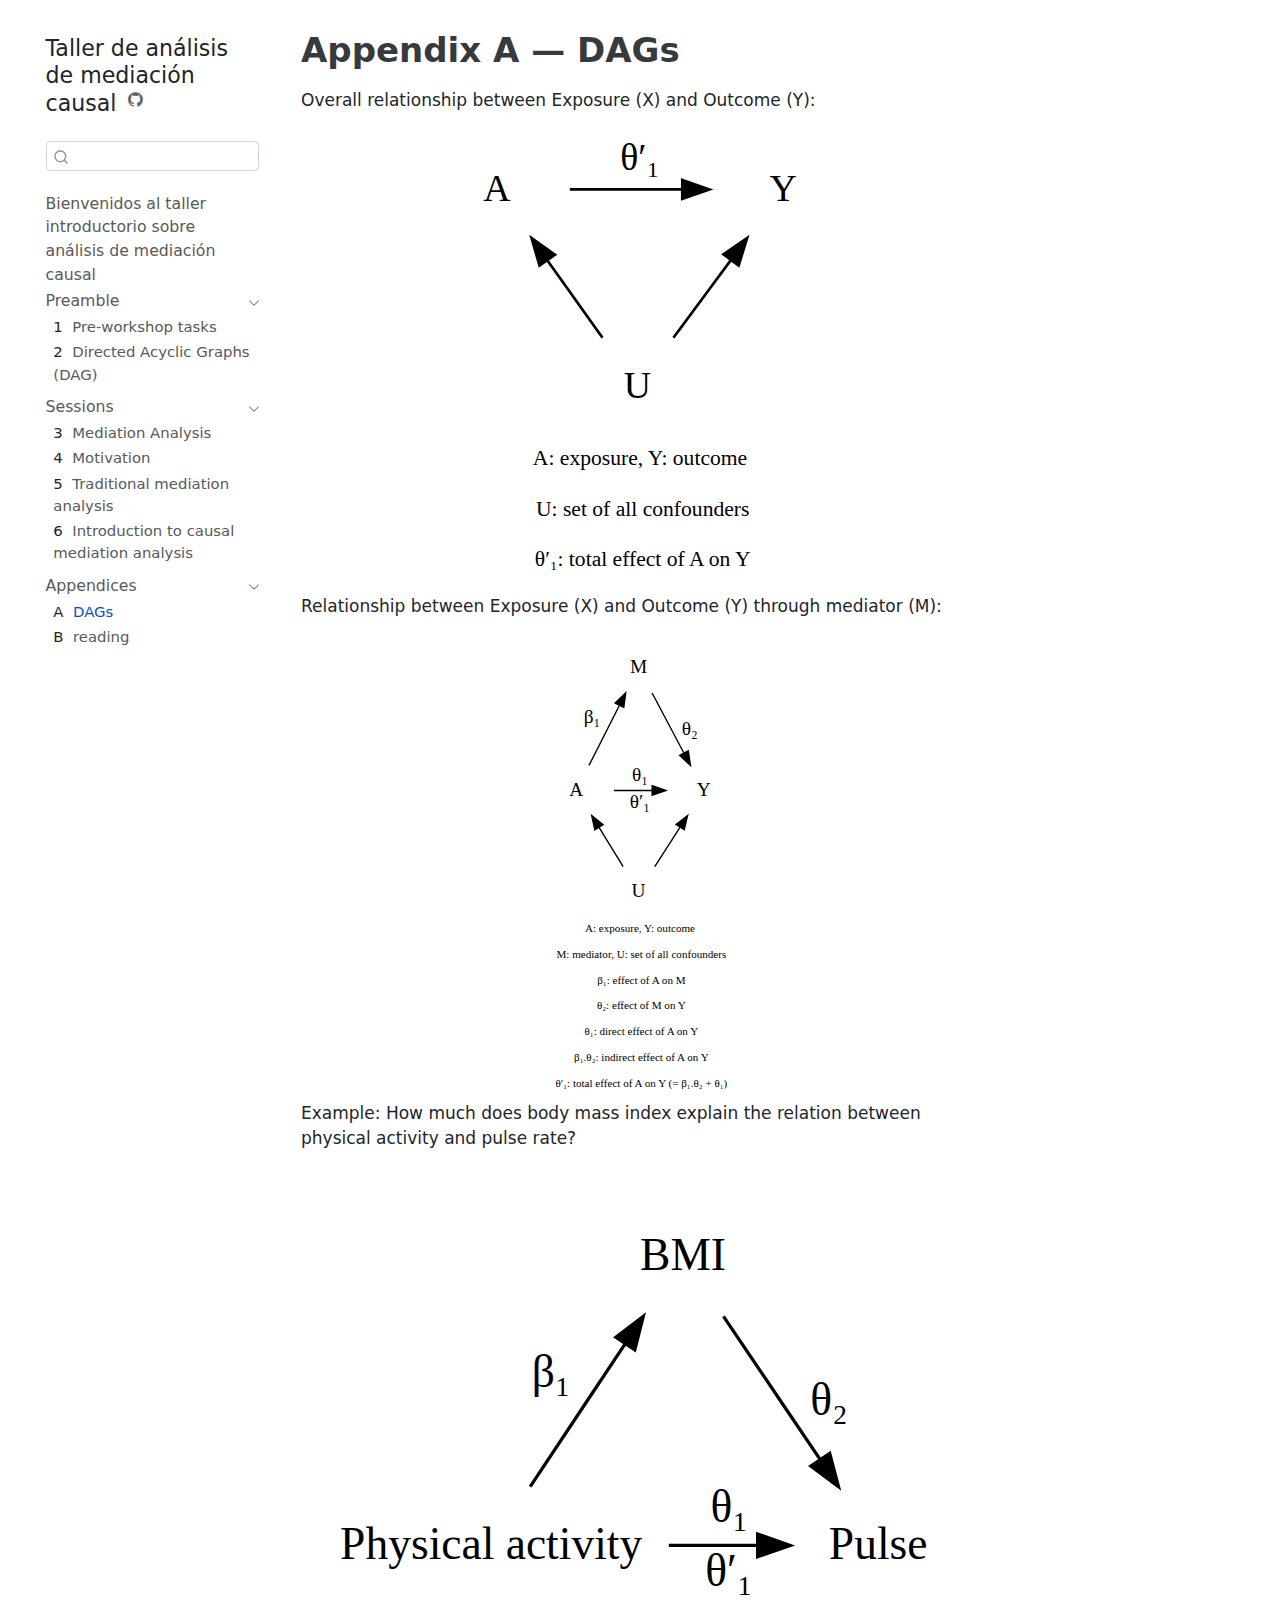
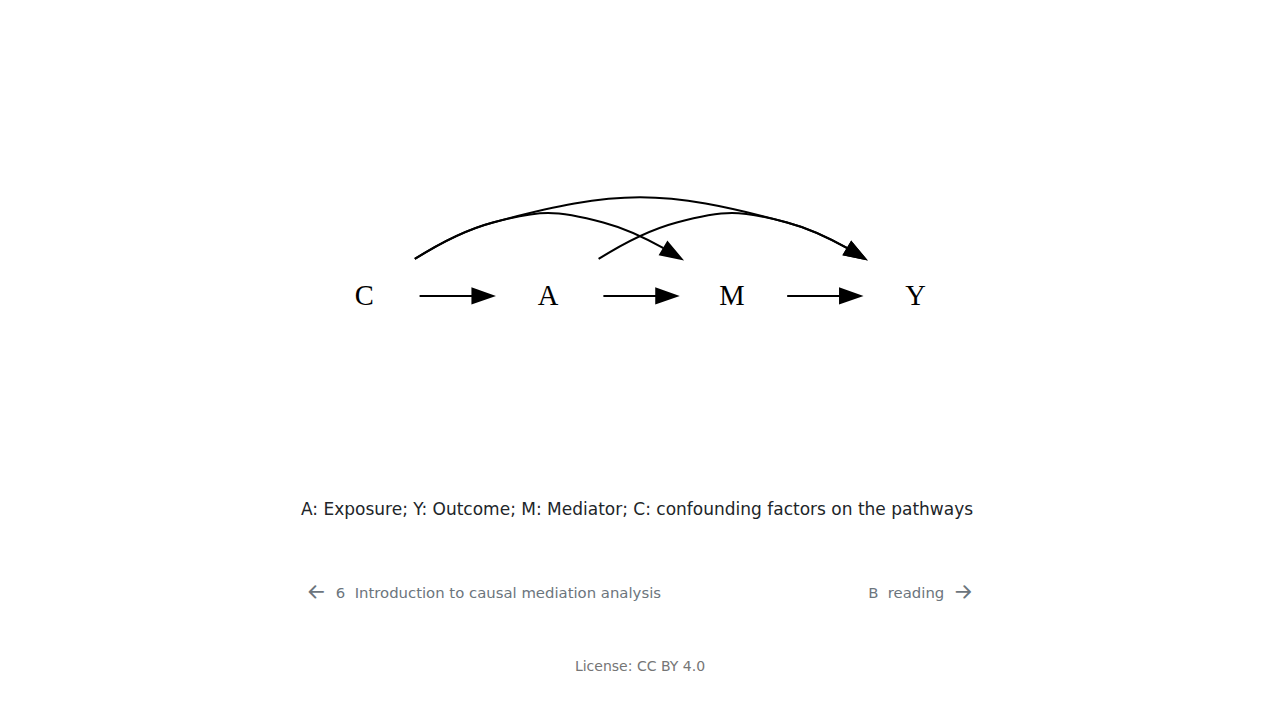
<file: appendix/dags.html>
<!DOCTYPE html>
<html xmlns="http://www.w3.org/1999/xhtml" lang="en" xml:lang="en"><head>

<meta charset="utf-8">
<meta name="generator" content="quarto-1.3.450">

<meta name="viewport" content="width=device-width, initial-scale=1.0, user-scalable=yes">


<title>Taller de análisis de mediación causal - Appendix A — DAGs</title>
<style>
code{white-space: pre-wrap;}
span.smallcaps{font-variant: small-caps;}
div.columns{display: flex; gap: min(4vw, 1.5em);}
div.column{flex: auto; overflow-x: auto;}
div.hanging-indent{margin-left: 1.5em; text-indent: -1.5em;}
ul.task-list{list-style: none;}
ul.task-list li input[type="checkbox"] {
  width: 0.8em;
  margin: 0 0.8em 0.2em -1em; /* quarto-specific, see https://github.com/quarto-dev/quarto-cli/issues/4556 */ 
  vertical-align: middle;
}
</style>


<script src="../site_libs/quarto-nav/quarto-nav.js"></script>
<script src="../site_libs/quarto-nav/headroom.min.js"></script>
<script src="../site_libs/clipboard/clipboard.min.js"></script>
<script src="../site_libs/quarto-search/autocomplete.umd.js"></script>
<script src="../site_libs/quarto-search/fuse.min.js"></script>
<script src="../site_libs/quarto-search/quarto-search.js"></script>
<meta name="quarto:offset" content="../">
<link href="../appendix/reading-list.html" rel="next">
<link href="../sessions/causal-mediation-analysis-introduction.html" rel="prev">
<script src="../site_libs/quarto-html/quarto.js"></script>
<script src="../site_libs/quarto-html/popper.min.js"></script>
<script src="../site_libs/quarto-html/tippy.umd.min.js"></script>
<script src="../site_libs/quarto-html/anchor.min.js"></script>
<link href="../site_libs/quarto-html/tippy.css" rel="stylesheet">
<link href="../site_libs/quarto-html/quarto-syntax-highlighting.css" rel="stylesheet" id="quarto-text-highlighting-styles">
<script src="../site_libs/bootstrap/bootstrap.min.js"></script>
<link href="../site_libs/bootstrap/bootstrap-icons.css" rel="stylesheet">
<link href="../site_libs/bootstrap/bootstrap.min.css" rel="stylesheet" id="quarto-bootstrap" data-mode="light">
<script id="quarto-search-options" type="application/json">{
  "location": "sidebar",
  "copy-button": false,
  "collapse-after": 3,
  "panel-placement": "start",
  "type": "textbox",
  "limit": 20,
  "language": {
    "search-no-results-text": "No results",
    "search-matching-documents-text": "matching documents",
    "search-copy-link-title": "Copy link to search",
    "search-hide-matches-text": "Hide additional matches",
    "search-more-match-text": "more match in this document",
    "search-more-matches-text": "more matches in this document",
    "search-clear-button-title": "Clear",
    "search-detached-cancel-button-title": "Cancel",
    "search-submit-button-title": "Submit",
    "search-label": "Search"
  }
}</script>
<script src="../site_libs/htmlwidgets-1.6.4/htmlwidgets.js"></script>
<script src="../site_libs/viz-1.8.2/viz.js"></script>
<link href="../site_libs/DiagrammeR-styles-0.2/styles.css" rel="stylesheet">
<script src="../site_libs/grViz-binding-1.0.11/grViz.js"></script>


</head>

<body class="nav-sidebar floating">

<div id="quarto-search-results"></div>
  <header id="quarto-header" class="headroom fixed-top">
  <nav class="quarto-secondary-nav">
    <div class="container-fluid d-flex">
      <button type="button" class="quarto-btn-toggle btn" data-bs-toggle="collapse" data-bs-target="#quarto-sidebar,#quarto-sidebar-glass" aria-controls="quarto-sidebar" aria-expanded="false" aria-label="Toggle sidebar navigation" onclick="if (window.quartoToggleHeadroom) { window.quartoToggleHeadroom(); }">
        <i class="bi bi-layout-text-sidebar-reverse"></i>
      </button>
      <nav class="quarto-page-breadcrumbs" aria-label="breadcrumb"><ol class="breadcrumb"><li class="breadcrumb-item"><a href="../appendix/dags.html">Appendices</a></li><li class="breadcrumb-item"><a href="../appendix/dags.html"><span class="chapter-number">A</span>&nbsp; <span class="chapter-title">DAGs</span></a></li></ol></nav>
      <a class="flex-grow-1" role="button" data-bs-toggle="collapse" data-bs-target="#quarto-sidebar,#quarto-sidebar-glass" aria-controls="quarto-sidebar" aria-expanded="false" aria-label="Toggle sidebar navigation" onclick="if (window.quartoToggleHeadroom) { window.quartoToggleHeadroom(); }">      
      </a>
      <button type="button" class="btn quarto-search-button" aria-label="" onclick="window.quartoOpenSearch();">
        <i class="bi bi-search"></i>
      </button>
    </div>
  </nav>
</header>
<!-- content -->
<div id="quarto-content" class="quarto-container page-columns page-rows-contents page-layout-article">
<!-- sidebar -->
  <nav id="quarto-sidebar" class="sidebar collapse collapse-horizontal sidebar-navigation floating overflow-auto">
    <div class="pt-lg-2 mt-2 text-left sidebar-header">
    <div class="sidebar-title mb-0 py-0">
      <a href="../">Taller de análisis de mediación causal</a> 
        <div class="sidebar-tools-main">
    <a href="https://github.com/sdca-latam/mediation-course" rel="" title="Source Code" class="quarto-navigation-tool px-1" aria-label="Source Code"><i class="bi bi-github"></i></a>
</div>
    </div>
      </div>
        <div class="mt-2 flex-shrink-0 align-items-center">
        <div class="sidebar-search">
        <div id="quarto-search" class="" title="Search"></div>
        </div>
        </div>
    <div class="sidebar-menu-container"> 
    <ul class="list-unstyled mt-1">
        <li class="sidebar-item">
  <div class="sidebar-item-container"> 
  <a href="../index.html" class="sidebar-item-text sidebar-link">
 <span class="menu-text">Bienvenidos al taller introductorio sobre análisis de mediación causal</span></a>
  </div>
</li>
        <li class="sidebar-item sidebar-item-section">
      <div class="sidebar-item-container"> 
            <a class="sidebar-item-text sidebar-link text-start" data-bs-toggle="collapse" data-bs-target="#quarto-sidebar-section-1" aria-expanded="true">
 <span class="menu-text">Preamble</span></a>
          <a class="sidebar-item-toggle text-start" data-bs-toggle="collapse" data-bs-target="#quarto-sidebar-section-1" aria-expanded="true" aria-label="Toggle section">
            <i class="bi bi-chevron-right ms-2"></i>
          </a> 
      </div>
      <ul id="quarto-sidebar-section-1" class="collapse list-unstyled sidebar-section depth1 show">  
          <li class="sidebar-item">
  <div class="sidebar-item-container"> 
  <a href="../preamble/precourse.html" class="sidebar-item-text sidebar-link">
 <span class="menu-text"><span class="chapter-number">1</span>&nbsp; <span class="chapter-title">Pre-workshop tasks</span></span></a>
  </div>
</li>
          <li class="sidebar-item">
  <div class="sidebar-item-container"> 
  <a href="../preamble/Introduction-to-DAGs.html" class="sidebar-item-text sidebar-link">
 <span class="menu-text"><span class="chapter-number">2</span>&nbsp; <span class="chapter-title">Directed Acyclic Graphs (DAG)</span></span></a>
  </div>
</li>
      </ul>
  </li>
        <li class="sidebar-item sidebar-item-section">
      <div class="sidebar-item-container"> 
            <a class="sidebar-item-text sidebar-link text-start" data-bs-toggle="collapse" data-bs-target="#quarto-sidebar-section-2" aria-expanded="true">
 <span class="menu-text">Sessions</span></a>
          <a class="sidebar-item-toggle text-start" data-bs-toggle="collapse" data-bs-target="#quarto-sidebar-section-2" aria-expanded="true" aria-label="Toggle section">
            <i class="bi bi-chevron-right ms-2"></i>
          </a> 
      </div>
      <ul id="quarto-sidebar-section-2" class="collapse list-unstyled sidebar-section depth1 show">  
          <li class="sidebar-item">
  <div class="sidebar-item-container"> 
  <a href="../sessions/welcome.html" class="sidebar-item-text sidebar-link">
 <span class="menu-text"><span class="chapter-number">3</span>&nbsp; <span class="chapter-title">Mediation Analysis</span></span></a>
  </div>
</li>
          <li class="sidebar-item">
  <div class="sidebar-item-container"> 
  <a href="../sessions/motivation.html" class="sidebar-item-text sidebar-link">
 <span class="menu-text"><span class="chapter-number">4</span>&nbsp; <span class="chapter-title">Motivation</span></span></a>
  </div>
</li>
          <li class="sidebar-item">
  <div class="sidebar-item-container"> 
  <a href="../sessions/traditional-mediation-analysis.html" class="sidebar-item-text sidebar-link">
 <span class="menu-text"><span class="chapter-number">5</span>&nbsp; <span class="chapter-title">Traditional mediation analysis</span></span></a>
  </div>
</li>
          <li class="sidebar-item">
  <div class="sidebar-item-container"> 
  <a href="../sessions/causal-mediation-analysis-introduction.html" class="sidebar-item-text sidebar-link">
 <span class="menu-text"><span class="chapter-number">6</span>&nbsp; <span class="chapter-title">Introduction to causal mediation analysis</span></span></a>
  </div>
</li>
      </ul>
  </li>
        <li class="sidebar-item sidebar-item-section">
      <div class="sidebar-item-container"> 
            <a class="sidebar-item-text sidebar-link text-start" data-bs-toggle="collapse" data-bs-target="#quarto-sidebar-section-3" aria-expanded="true">
 <span class="menu-text">Appendices</span></a>
          <a class="sidebar-item-toggle text-start" data-bs-toggle="collapse" data-bs-target="#quarto-sidebar-section-3" aria-expanded="true" aria-label="Toggle section">
            <i class="bi bi-chevron-right ms-2"></i>
          </a> 
      </div>
      <ul id="quarto-sidebar-section-3" class="collapse list-unstyled sidebar-section depth1 show">  
          <li class="sidebar-item">
  <div class="sidebar-item-container"> 
  <a href="../appendix/dags.html" class="sidebar-item-text sidebar-link active">
 <span class="menu-text"><span class="chapter-number">A</span>&nbsp; <span class="chapter-title">DAGs</span></span></a>
  </div>
</li>
          <li class="sidebar-item">
  <div class="sidebar-item-container"> 
  <a href="../appendix/reading-list.html" class="sidebar-item-text sidebar-link">
 <span class="menu-text"><span class="chapter-number">B</span>&nbsp; <span class="chapter-title">reading</span></span></a>
  </div>
</li>
      </ul>
  </li>
    </ul>
    </div>
</nav>
<div id="quarto-sidebar-glass" data-bs-toggle="collapse" data-bs-target="#quarto-sidebar,#quarto-sidebar-glass"></div>
<!-- margin-sidebar -->
    <div id="quarto-margin-sidebar" class="sidebar margin-sidebar">
        
    </div>
<!-- main -->
<main class="content" id="quarto-document-content">

<header id="title-block-header" class="quarto-title-block default">
<div class="quarto-title">
<h1 class="title">Appendix A — DAGs</h1>
</div>



<div class="quarto-title-meta">

    
  
    
  </div>
  

</header>

<p>Overall relationship between Exposure (X) and Outcome (Y):</p>
<div class="cell">
<div class="cell-output-display">
<div class="grViz html-widget html-fill-item" id="htmlwidget-98e542aaaae6644d9a51" style="width:100%;height:464px;"></div>
<script type="application/json" data-for="htmlwidget-98e542aaaae6644d9a51">{"x":{"diagram":"\ndigraph {\n  graph [label=\"A: exposure, Y: outcome\n\n  U: set of all confounders\n\n  θ′₁: total effect of A on Y\",\n  labelloc=\"b\", fontsize=8]\n  \n  node [shape = plaintext]\n    A [label = \"A\"]\n    Y [label = \"Y\"]\n    U [label = \"U\"]\n  edge [minlen = 1.5]\n    A->Y [label = \"θ′₁\"]\n    U->A [label = \"\"]\n    U->Y [label = \"\"]\n  { rank = same; A; Y }\n  { rank = max; U;}\n}","config":{"engine":"dot","options":null}},"evals":[],"jsHooks":[]}</script>
</div>
</div>
<p>Relationship between Exposure (X) and Outcome (Y) through mediator (M):</p>
<div class="cell">
<div class="cell-output-display">
<div class="grViz html-widget html-fill-item" id="htmlwidget-07a444cd2af041cf00bc" style="width:100%;height:464px;"></div>
<script type="application/json" data-for="htmlwidget-07a444cd2af041cf00bc">{"x":{"diagram":"\ndigraph {\n  graph [label=\"A: exposure, Y: outcome\n\n  M: mediator, U: set of all confounders\n\n  β₁: effect of A on M\n\n  θ₂: effect of M on Y\n\n  θ₁: direct effect of A on Y\n\n  β₁.θ₂: indirect effect of A on Y\n\n  θ′₁: total effect of A on Y (= β₁.θ₂ + θ₁)\",\n  labelloc=\"b\", fontsize=8]\n  \n  node [shape = plaintext]\n    A [label = \"A\"]\n    M [label = \"M\"]\n    Y [label = \"Y\"]\n    U [label = \"U\"]\n  edge [minlen = 1.5]\n    A->Y [xlabel = \"θ′₁\", label = \"θ₁\"]\n    A->M [xlabel = \"β₁\"]\n    M->Y [label = \"θ₂\"]\n    U->A [label = \"\"]\n    U->Y [label = \"\"]\n  { rank = same; A; Y }\n  { rank = min; M;}\n  { rank = max; U;}\n}","config":{"engine":"dot","options":null}},"evals":[],"jsHooks":[]}</script>
</div>
</div>
<p>Example: How much does body mass index explain the relation between physical activity and pulse rate?</p>
<div class="cell">
<div class="cell-output-display">
<div class="grViz html-widget html-fill-item" id="htmlwidget-60cacafa19138cd1c5ac" style="width:100%;height:464px;"></div>
<script type="application/json" data-for="htmlwidget-60cacafa19138cd1c5ac">{"x":{"diagram":"\ndigraph {\n  graph []\n  node [shape = plaintext]\n    A [label = \"Physical activity\"]\n    M [label = \"BMI\"]\n    Y [label = \"Pulse\"]\n  edge [minlen = 1.5]\n    A->Y [label = \"θ₁\", xlabel = \"θ′₁\"]\n    A->M [xlabel = \"β₁\"]\n    M->Y [label = \"θ₂\"]\n  { rank = same; A; Y }\n  { rank = min; M;}\n}","config":{"engine":"dot","options":null}},"evals":[],"jsHooks":[]}</script>
</div>
</div>
<div class="cell">
<div class="cell-output-display">
<div class="grViz html-widget html-fill-item" id="htmlwidget-2d9b6892b17c8f4fb6f2" style="width:100%;height:464px;"></div>
<script type="application/json" data-for="htmlwidget-2d9b6892b17c8f4fb6f2">{"x":{"diagram":"\ndigraph {\n  graph []\n  node [shape = plaintext]\n    C [label = \"C\"]\n    A [label = \"A\"]\n    M [label = \"M\"]\n    Y [label = \"Y\"]\n  edge [minlen = 2]\n    A->M\n    M->Y\n    A->Y\n    C->A\n    C->Y\n    C->M\n{rank = same; C; A; M; Y; }\n}\n","config":{"engine":"dot","options":null}},"evals":[],"jsHooks":[]}</script>
</div>
</div>
<p>A: Exposure; Y: Outcome; M: Mediator; C: confounding factors on the pathways</p>



</main> <!-- /main -->
<script id="quarto-html-after-body" type="application/javascript">
window.document.addEventListener("DOMContentLoaded", function (event) {
  const toggleBodyColorMode = (bsSheetEl) => {
    const mode = bsSheetEl.getAttribute("data-mode");
    const bodyEl = window.document.querySelector("body");
    if (mode === "dark") {
      bodyEl.classList.add("quarto-dark");
      bodyEl.classList.remove("quarto-light");
    } else {
      bodyEl.classList.add("quarto-light");
      bodyEl.classList.remove("quarto-dark");
    }
  }
  const toggleBodyColorPrimary = () => {
    const bsSheetEl = window.document.querySelector("link#quarto-bootstrap");
    if (bsSheetEl) {
      toggleBodyColorMode(bsSheetEl);
    }
  }
  toggleBodyColorPrimary();  
  const icon = "";
  const anchorJS = new window.AnchorJS();
  anchorJS.options = {
    placement: 'right',
    icon: icon
  };
  anchorJS.add('.anchored');
  const isCodeAnnotation = (el) => {
    for (const clz of el.classList) {
      if (clz.startsWith('code-annotation-')) {                     
        return true;
      }
    }
    return false;
  }
  const clipboard = new window.ClipboardJS('.code-copy-button', {
    text: function(trigger) {
      const codeEl = trigger.previousElementSibling.cloneNode(true);
      for (const childEl of codeEl.children) {
        if (isCodeAnnotation(childEl)) {
          childEl.remove();
        }
      }
      return codeEl.innerText;
    }
  });
  clipboard.on('success', function(e) {
    // button target
    const button = e.trigger;
    // don't keep focus
    button.blur();
    // flash "checked"
    button.classList.add('code-copy-button-checked');
    var currentTitle = button.getAttribute("title");
    button.setAttribute("title", "Copied!");
    let tooltip;
    if (window.bootstrap) {
      button.setAttribute("data-bs-toggle", "tooltip");
      button.setAttribute("data-bs-placement", "left");
      button.setAttribute("data-bs-title", "Copied!");
      tooltip = new bootstrap.Tooltip(button, 
        { trigger: "manual", 
          customClass: "code-copy-button-tooltip",
          offset: [0, -8]});
      tooltip.show();    
    }
    setTimeout(function() {
      if (tooltip) {
        tooltip.hide();
        button.removeAttribute("data-bs-title");
        button.removeAttribute("data-bs-toggle");
        button.removeAttribute("data-bs-placement");
      }
      button.setAttribute("title", currentTitle);
      button.classList.remove('code-copy-button-checked');
    }, 1000);
    // clear code selection
    e.clearSelection();
  });
  function tippyHover(el, contentFn) {
    const config = {
      allowHTML: true,
      content: contentFn,
      maxWidth: 500,
      delay: 100,
      arrow: false,
      appendTo: function(el) {
          return el.parentElement;
      },
      interactive: true,
      interactiveBorder: 10,
      theme: 'quarto',
      placement: 'bottom-start'
    };
    window.tippy(el, config); 
  }
  const noterefs = window.document.querySelectorAll('a[role="doc-noteref"]');
  for (var i=0; i<noterefs.length; i++) {
    const ref = noterefs[i];
    tippyHover(ref, function() {
      // use id or data attribute instead here
      let href = ref.getAttribute('data-footnote-href') || ref.getAttribute('href');
      try { href = new URL(href).hash; } catch {}
      const id = href.replace(/^#\/?/, "");
      const note = window.document.getElementById(id);
      return note.innerHTML;
    });
  }
      let selectedAnnoteEl;
      const selectorForAnnotation = ( cell, annotation) => {
        let cellAttr = 'data-code-cell="' + cell + '"';
        let lineAttr = 'data-code-annotation="' +  annotation + '"';
        const selector = 'span[' + cellAttr + '][' + lineAttr + ']';
        return selector;
      }
      const selectCodeLines = (annoteEl) => {
        const doc = window.document;
        const targetCell = annoteEl.getAttribute("data-target-cell");
        const targetAnnotation = annoteEl.getAttribute("data-target-annotation");
        const annoteSpan = window.document.querySelector(selectorForAnnotation(targetCell, targetAnnotation));
        const lines = annoteSpan.getAttribute("data-code-lines").split(",");
        const lineIds = lines.map((line) => {
          return targetCell + "-" + line;
        })
        let top = null;
        let height = null;
        let parent = null;
        if (lineIds.length > 0) {
            //compute the position of the single el (top and bottom and make a div)
            const el = window.document.getElementById(lineIds[0]);
            top = el.offsetTop;
            height = el.offsetHeight;
            parent = el.parentElement.parentElement;
          if (lineIds.length > 1) {
            const lastEl = window.document.getElementById(lineIds[lineIds.length - 1]);
            const bottom = lastEl.offsetTop + lastEl.offsetHeight;
            height = bottom - top;
          }
          if (top !== null && height !== null && parent !== null) {
            // cook up a div (if necessary) and position it 
            let div = window.document.getElementById("code-annotation-line-highlight");
            if (div === null) {
              div = window.document.createElement("div");
              div.setAttribute("id", "code-annotation-line-highlight");
              div.style.position = 'absolute';
              parent.appendChild(div);
            }
            div.style.top = top - 2 + "px";
            div.style.height = height + 4 + "px";
            let gutterDiv = window.document.getElementById("code-annotation-line-highlight-gutter");
            if (gutterDiv === null) {
              gutterDiv = window.document.createElement("div");
              gutterDiv.setAttribute("id", "code-annotation-line-highlight-gutter");
              gutterDiv.style.position = 'absolute';
              const codeCell = window.document.getElementById(targetCell);
              const gutter = codeCell.querySelector('.code-annotation-gutter');
              gutter.appendChild(gutterDiv);
            }
            gutterDiv.style.top = top - 2 + "px";
            gutterDiv.style.height = height + 4 + "px";
          }
          selectedAnnoteEl = annoteEl;
        }
      };
      const unselectCodeLines = () => {
        const elementsIds = ["code-annotation-line-highlight", "code-annotation-line-highlight-gutter"];
        elementsIds.forEach((elId) => {
          const div = window.document.getElementById(elId);
          if (div) {
            div.remove();
          }
        });
        selectedAnnoteEl = undefined;
      };
      // Attach click handler to the DT
      const annoteDls = window.document.querySelectorAll('dt[data-target-cell]');
      for (const annoteDlNode of annoteDls) {
        annoteDlNode.addEventListener('click', (event) => {
          const clickedEl = event.target;
          if (clickedEl !== selectedAnnoteEl) {
            unselectCodeLines();
            const activeEl = window.document.querySelector('dt[data-target-cell].code-annotation-active');
            if (activeEl) {
              activeEl.classList.remove('code-annotation-active');
            }
            selectCodeLines(clickedEl);
            clickedEl.classList.add('code-annotation-active');
          } else {
            // Unselect the line
            unselectCodeLines();
            clickedEl.classList.remove('code-annotation-active');
          }
        });
      }
  const findCites = (el) => {
    const parentEl = el.parentElement;
    if (parentEl) {
      const cites = parentEl.dataset.cites;
      if (cites) {
        return {
          el,
          cites: cites.split(' ')
        };
      } else {
        return findCites(el.parentElement)
      }
    } else {
      return undefined;
    }
  };
  var bibliorefs = window.document.querySelectorAll('a[role="doc-biblioref"]');
  for (var i=0; i<bibliorefs.length; i++) {
    const ref = bibliorefs[i];
    const citeInfo = findCites(ref);
    if (citeInfo) {
      tippyHover(citeInfo.el, function() {
        var popup = window.document.createElement('div');
        citeInfo.cites.forEach(function(cite) {
          var citeDiv = window.document.createElement('div');
          citeDiv.classList.add('hanging-indent');
          citeDiv.classList.add('csl-entry');
          var biblioDiv = window.document.getElementById('ref-' + cite);
          if (biblioDiv) {
            citeDiv.innerHTML = biblioDiv.innerHTML;
          }
          popup.appendChild(citeDiv);
        });
        return popup.innerHTML;
      });
    }
  }
});
</script>
<nav class="page-navigation">
  <div class="nav-page nav-page-previous">
      <a href="../sessions/causal-mediation-analysis-introduction.html" class="pagination-link">
        <i class="bi bi-arrow-left-short"></i> <span class="nav-page-text"><span class="chapter-number">6</span>&nbsp; <span class="chapter-title">Introduction to causal mediation analysis</span></span>
      </a>          
  </div>
  <div class="nav-page nav-page-next">
      <a href="../appendix/reading-list.html" class="pagination-link">
        <span class="nav-page-text"><span class="chapter-number">B</span>&nbsp; <span class="chapter-title">reading</span></span> <i class="bi bi-arrow-right-short"></i>
      </a>
  </div>
</nav>
</div> <!-- /content -->
<footer class="footer">
  <div class="nav-footer">
    <div class="nav-footer-left">
      &nbsp;
    </div>   
    <div class="nav-footer-center">
      <ul class="footer-items list-unstyled">
    <li class="nav-item">
 License: CC BY 4.0
  </li>  
</ul>
    </div>
    <div class="nav-footer-right">
      &nbsp;
    </div>
  </div>
</footer>



</body></html>
</file>
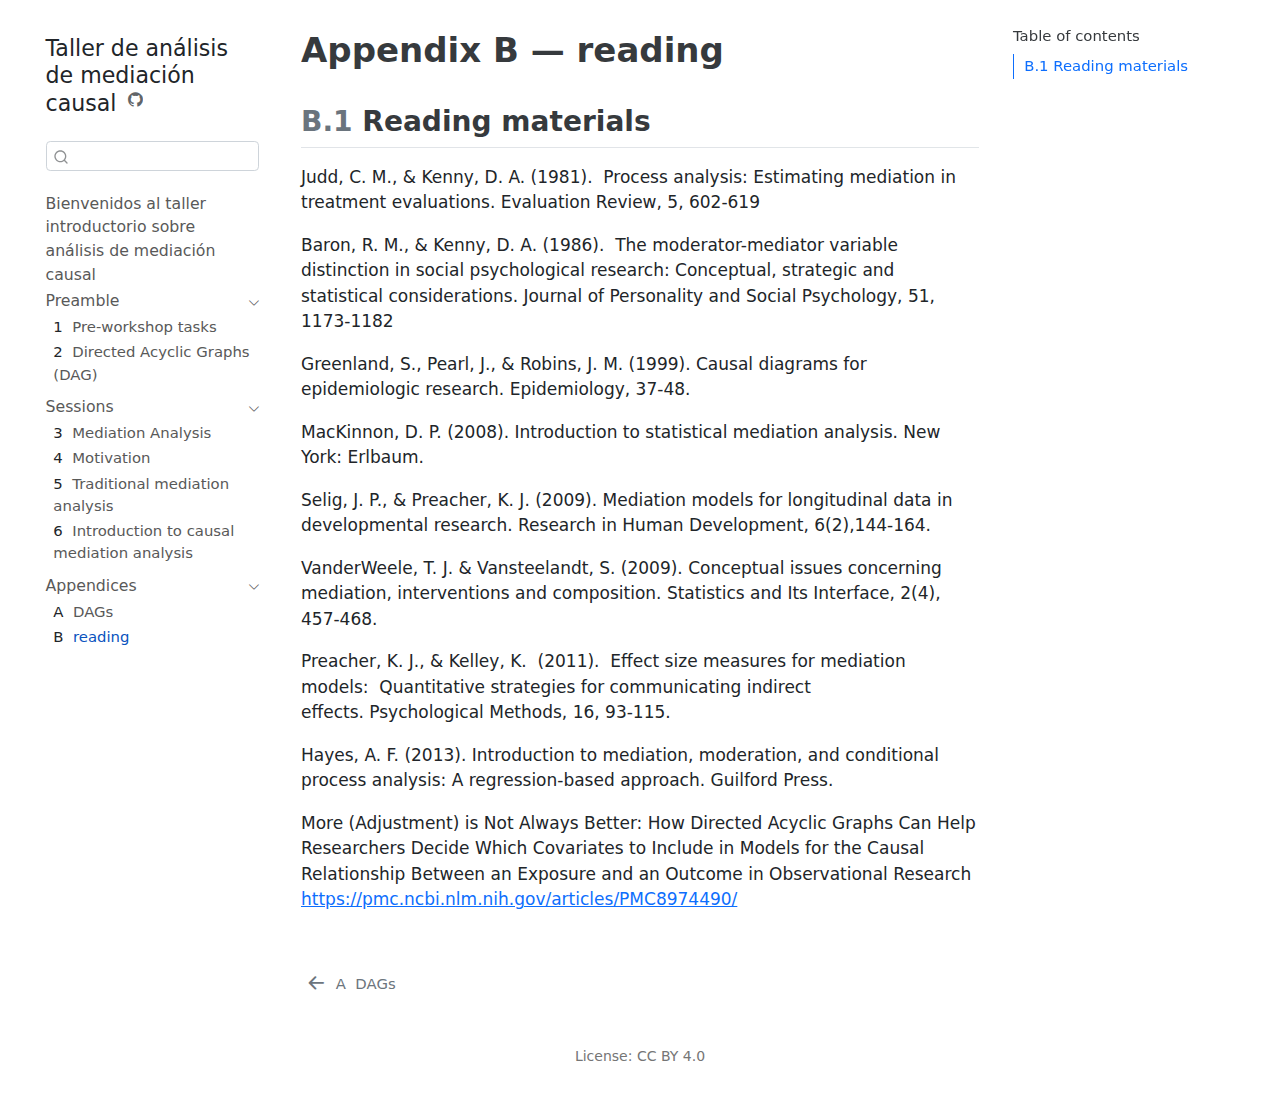
<file: appendix/reading-list.html>
<!DOCTYPE html>
<html xmlns="http://www.w3.org/1999/xhtml" lang="en" xml:lang="en"><head>

<meta charset="utf-8">
<meta name="generator" content="quarto-1.3.450">

<meta name="viewport" content="width=device-width, initial-scale=1.0, user-scalable=yes">


<title>Taller de análisis de mediación causal - Appendix B — reading</title>
<style>
code{white-space: pre-wrap;}
span.smallcaps{font-variant: small-caps;}
div.columns{display: flex; gap: min(4vw, 1.5em);}
div.column{flex: auto; overflow-x: auto;}
div.hanging-indent{margin-left: 1.5em; text-indent: -1.5em;}
ul.task-list{list-style: none;}
ul.task-list li input[type="checkbox"] {
  width: 0.8em;
  margin: 0 0.8em 0.2em -1em; /* quarto-specific, see https://github.com/quarto-dev/quarto-cli/issues/4556 */ 
  vertical-align: middle;
}
</style>


<script src="../site_libs/quarto-nav/quarto-nav.js"></script>
<script src="../site_libs/quarto-nav/headroom.min.js"></script>
<script src="../site_libs/clipboard/clipboard.min.js"></script>
<script src="../site_libs/quarto-search/autocomplete.umd.js"></script>
<script src="../site_libs/quarto-search/fuse.min.js"></script>
<script src="../site_libs/quarto-search/quarto-search.js"></script>
<meta name="quarto:offset" content="../">
<link href="../appendix/dags.html" rel="prev">
<script src="../site_libs/quarto-html/quarto.js"></script>
<script src="../site_libs/quarto-html/popper.min.js"></script>
<script src="../site_libs/quarto-html/tippy.umd.min.js"></script>
<script src="../site_libs/quarto-html/anchor.min.js"></script>
<link href="../site_libs/quarto-html/tippy.css" rel="stylesheet">
<link href="../site_libs/quarto-html/quarto-syntax-highlighting.css" rel="stylesheet" id="quarto-text-highlighting-styles">
<script src="../site_libs/bootstrap/bootstrap.min.js"></script>
<link href="../site_libs/bootstrap/bootstrap-icons.css" rel="stylesheet">
<link href="../site_libs/bootstrap/bootstrap.min.css" rel="stylesheet" id="quarto-bootstrap" data-mode="light">
<script id="quarto-search-options" type="application/json">{
  "location": "sidebar",
  "copy-button": false,
  "collapse-after": 3,
  "panel-placement": "start",
  "type": "textbox",
  "limit": 20,
  "language": {
    "search-no-results-text": "No results",
    "search-matching-documents-text": "matching documents",
    "search-copy-link-title": "Copy link to search",
    "search-hide-matches-text": "Hide additional matches",
    "search-more-match-text": "more match in this document",
    "search-more-matches-text": "more matches in this document",
    "search-clear-button-title": "Clear",
    "search-detached-cancel-button-title": "Cancel",
    "search-submit-button-title": "Submit",
    "search-label": "Search"
  }
}</script>


</head>

<body class="nav-sidebar floating">

<div id="quarto-search-results"></div>
  <header id="quarto-header" class="headroom fixed-top">
  <nav class="quarto-secondary-nav">
    <div class="container-fluid d-flex">
      <button type="button" class="quarto-btn-toggle btn" data-bs-toggle="collapse" data-bs-target="#quarto-sidebar,#quarto-sidebar-glass" aria-controls="quarto-sidebar" aria-expanded="false" aria-label="Toggle sidebar navigation" onclick="if (window.quartoToggleHeadroom) { window.quartoToggleHeadroom(); }">
        <i class="bi bi-layout-text-sidebar-reverse"></i>
      </button>
      <nav class="quarto-page-breadcrumbs" aria-label="breadcrumb"><ol class="breadcrumb"><li class="breadcrumb-item"><a href="../appendix/dags.html">Appendices</a></li><li class="breadcrumb-item"><a href="../appendix/reading-list.html"><span class="chapter-number">B</span>&nbsp; <span class="chapter-title">reading</span></a></li></ol></nav>
      <a class="flex-grow-1" role="button" data-bs-toggle="collapse" data-bs-target="#quarto-sidebar,#quarto-sidebar-glass" aria-controls="quarto-sidebar" aria-expanded="false" aria-label="Toggle sidebar navigation" onclick="if (window.quartoToggleHeadroom) { window.quartoToggleHeadroom(); }">      
      </a>
      <button type="button" class="btn quarto-search-button" aria-label="" onclick="window.quartoOpenSearch();">
        <i class="bi bi-search"></i>
      </button>
    </div>
  </nav>
</header>
<!-- content -->
<div id="quarto-content" class="quarto-container page-columns page-rows-contents page-layout-article">
<!-- sidebar -->
  <nav id="quarto-sidebar" class="sidebar collapse collapse-horizontal sidebar-navigation floating overflow-auto">
    <div class="pt-lg-2 mt-2 text-left sidebar-header">
    <div class="sidebar-title mb-0 py-0">
      <a href="../">Taller de análisis de mediación causal</a> 
        <div class="sidebar-tools-main">
    <a href="https://github.com/sdca-latam/mediation-course" rel="" title="Source Code" class="quarto-navigation-tool px-1" aria-label="Source Code"><i class="bi bi-github"></i></a>
</div>
    </div>
      </div>
        <div class="mt-2 flex-shrink-0 align-items-center">
        <div class="sidebar-search">
        <div id="quarto-search" class="" title="Search"></div>
        </div>
        </div>
    <div class="sidebar-menu-container"> 
    <ul class="list-unstyled mt-1">
        <li class="sidebar-item">
  <div class="sidebar-item-container"> 
  <a href="../index.html" class="sidebar-item-text sidebar-link">
 <span class="menu-text">Bienvenidos al taller introductorio sobre análisis de mediación causal</span></a>
  </div>
</li>
        <li class="sidebar-item sidebar-item-section">
      <div class="sidebar-item-container"> 
            <a class="sidebar-item-text sidebar-link text-start" data-bs-toggle="collapse" data-bs-target="#quarto-sidebar-section-1" aria-expanded="true">
 <span class="menu-text">Preamble</span></a>
          <a class="sidebar-item-toggle text-start" data-bs-toggle="collapse" data-bs-target="#quarto-sidebar-section-1" aria-expanded="true" aria-label="Toggle section">
            <i class="bi bi-chevron-right ms-2"></i>
          </a> 
      </div>
      <ul id="quarto-sidebar-section-1" class="collapse list-unstyled sidebar-section depth1 show">  
          <li class="sidebar-item">
  <div class="sidebar-item-container"> 
  <a href="../preamble/precourse.html" class="sidebar-item-text sidebar-link">
 <span class="menu-text"><span class="chapter-number">1</span>&nbsp; <span class="chapter-title">Pre-workshop tasks</span></span></a>
  </div>
</li>
          <li class="sidebar-item">
  <div class="sidebar-item-container"> 
  <a href="../preamble/Introduction-to-DAGs.html" class="sidebar-item-text sidebar-link">
 <span class="menu-text"><span class="chapter-number">2</span>&nbsp; <span class="chapter-title">Directed Acyclic Graphs (DAG)</span></span></a>
  </div>
</li>
      </ul>
  </li>
        <li class="sidebar-item sidebar-item-section">
      <div class="sidebar-item-container"> 
            <a class="sidebar-item-text sidebar-link text-start" data-bs-toggle="collapse" data-bs-target="#quarto-sidebar-section-2" aria-expanded="true">
 <span class="menu-text">Sessions</span></a>
          <a class="sidebar-item-toggle text-start" data-bs-toggle="collapse" data-bs-target="#quarto-sidebar-section-2" aria-expanded="true" aria-label="Toggle section">
            <i class="bi bi-chevron-right ms-2"></i>
          </a> 
      </div>
      <ul id="quarto-sidebar-section-2" class="collapse list-unstyled sidebar-section depth1 show">  
          <li class="sidebar-item">
  <div class="sidebar-item-container"> 
  <a href="../sessions/welcome.html" class="sidebar-item-text sidebar-link">
 <span class="menu-text"><span class="chapter-number">3</span>&nbsp; <span class="chapter-title">Mediation Analysis</span></span></a>
  </div>
</li>
          <li class="sidebar-item">
  <div class="sidebar-item-container"> 
  <a href="../sessions/motivation.html" class="sidebar-item-text sidebar-link">
 <span class="menu-text"><span class="chapter-number">4</span>&nbsp; <span class="chapter-title">Motivation</span></span></a>
  </div>
</li>
          <li class="sidebar-item">
  <div class="sidebar-item-container"> 
  <a href="../sessions/traditional-mediation-analysis.html" class="sidebar-item-text sidebar-link">
 <span class="menu-text"><span class="chapter-number">5</span>&nbsp; <span class="chapter-title">Traditional mediation analysis</span></span></a>
  </div>
</li>
          <li class="sidebar-item">
  <div class="sidebar-item-container"> 
  <a href="../sessions/causal-mediation-analysis-introduction.html" class="sidebar-item-text sidebar-link">
 <span class="menu-text"><span class="chapter-number">6</span>&nbsp; <span class="chapter-title">Introduction to causal mediation analysis</span></span></a>
  </div>
</li>
      </ul>
  </li>
        <li class="sidebar-item sidebar-item-section">
      <div class="sidebar-item-container"> 
            <a class="sidebar-item-text sidebar-link text-start" data-bs-toggle="collapse" data-bs-target="#quarto-sidebar-section-3" aria-expanded="true">
 <span class="menu-text">Appendices</span></a>
          <a class="sidebar-item-toggle text-start" data-bs-toggle="collapse" data-bs-target="#quarto-sidebar-section-3" aria-expanded="true" aria-label="Toggle section">
            <i class="bi bi-chevron-right ms-2"></i>
          </a> 
      </div>
      <ul id="quarto-sidebar-section-3" class="collapse list-unstyled sidebar-section depth1 show">  
          <li class="sidebar-item">
  <div class="sidebar-item-container"> 
  <a href="../appendix/dags.html" class="sidebar-item-text sidebar-link">
 <span class="menu-text"><span class="chapter-number">A</span>&nbsp; <span class="chapter-title">DAGs</span></span></a>
  </div>
</li>
          <li class="sidebar-item">
  <div class="sidebar-item-container"> 
  <a href="../appendix/reading-list.html" class="sidebar-item-text sidebar-link active">
 <span class="menu-text"><span class="chapter-number">B</span>&nbsp; <span class="chapter-title">reading</span></span></a>
  </div>
</li>
      </ul>
  </li>
    </ul>
    </div>
</nav>
<div id="quarto-sidebar-glass" data-bs-toggle="collapse" data-bs-target="#quarto-sidebar,#quarto-sidebar-glass"></div>
<!-- margin-sidebar -->
    <div id="quarto-margin-sidebar" class="sidebar margin-sidebar">
        <nav id="TOC" role="doc-toc" class="toc-active">
    <h2 id="toc-title">Table of contents</h2>
   
  <ul>
  <li><a href="#reading-materials" id="toc-reading-materials" class="nav-link active" data-scroll-target="#reading-materials"><span class="header-section-number">B.1</span> Reading materials</a></li>
  </ul>
</nav>
    </div>
<!-- main -->
<main class="content" id="quarto-document-content">

<header id="title-block-header" class="quarto-title-block default">
<div class="quarto-title">
<h1 class="title">Appendix B — reading</h1>
</div>



<div class="quarto-title-meta">

    
  
    
  </div>
  

</header>

<section id="reading-materials" class="level2" data-number="B.1">
<h2 data-number="B.1" class="anchored" data-anchor-id="reading-materials"><span class="header-section-number">B.1</span> Reading materials</h2>
<p>Judd, C. M., &amp; Kenny, D. A. (1981).&nbsp; Process analysis: Estimating mediation in treatment evaluations.&nbsp;Evaluation Review, 5,&nbsp;602-619</p>
<p>Baron, R. M., &amp; Kenny, D. A. (1986).&nbsp; The moderator-mediator variable distinction in social psychological research: Conceptual, strategic and statistical considerations.&nbsp;Journal of Personality and Social Psychology, 51, 1173-1182</p>
<p>Greenland, S., Pearl, J., &amp; Robins, J. M. (1999). Causal diagrams for epidemiologic research.&nbsp;Epidemiology, 37-48.</p>
<p>MacKinnon, D. P. (2008).&nbsp;Introduction to statistical mediation analysis. New York: Erlbaum.</p>
<p>Selig, J. P., &amp; Preacher, K. J. (2009). Mediation models for longitudinal data in developmental research.&nbsp;Research in Human Development,&nbsp;6(2),144-164.</p>
<p>VanderWeele, T. J. &amp; Vansteelandt, S. (2009). Conceptual issues concerning mediation, interventions and composition. Statistics and Its Interface, 2(4), 457-468.</p>
<p>Preacher, K. J., &amp; Kelley, K.&nbsp; (2011).&nbsp; Effect size measures for mediation models:&nbsp; Quantitative strategies for communicating indirect effects.&nbsp;Psychological Methods, 16, 93-115.</p>
<p>Hayes, A. F. (2013).&nbsp;Introduction to mediation, moderation, and conditional process analysis: A regression-based approach. Guilford Press.</p>
<p>More (Adjustment) is Not Always Better: How Directed Acyclic Graphs Can Help Researchers Decide Which Covariates to Include in Models for the Causal Relationship Between an Exposure and an Outcome in Observational Research <a href="https://pmc.ncbi.nlm.nih.gov/articles/PMC8974490/" class="uri">https://pmc.ncbi.nlm.nih.gov/articles/PMC8974490/</a></p>


</section>

</main> <!-- /main -->
<script id="quarto-html-after-body" type="application/javascript">
window.document.addEventListener("DOMContentLoaded", function (event) {
  const toggleBodyColorMode = (bsSheetEl) => {
    const mode = bsSheetEl.getAttribute("data-mode");
    const bodyEl = window.document.querySelector("body");
    if (mode === "dark") {
      bodyEl.classList.add("quarto-dark");
      bodyEl.classList.remove("quarto-light");
    } else {
      bodyEl.classList.add("quarto-light");
      bodyEl.classList.remove("quarto-dark");
    }
  }
  const toggleBodyColorPrimary = () => {
    const bsSheetEl = window.document.querySelector("link#quarto-bootstrap");
    if (bsSheetEl) {
      toggleBodyColorMode(bsSheetEl);
    }
  }
  toggleBodyColorPrimary();  
  const icon = "";
  const anchorJS = new window.AnchorJS();
  anchorJS.options = {
    placement: 'right',
    icon: icon
  };
  anchorJS.add('.anchored');
  const isCodeAnnotation = (el) => {
    for (const clz of el.classList) {
      if (clz.startsWith('code-annotation-')) {                     
        return true;
      }
    }
    return false;
  }
  const clipboard = new window.ClipboardJS('.code-copy-button', {
    text: function(trigger) {
      const codeEl = trigger.previousElementSibling.cloneNode(true);
      for (const childEl of codeEl.children) {
        if (isCodeAnnotation(childEl)) {
          childEl.remove();
        }
      }
      return codeEl.innerText;
    }
  });
  clipboard.on('success', function(e) {
    // button target
    const button = e.trigger;
    // don't keep focus
    button.blur();
    // flash "checked"
    button.classList.add('code-copy-button-checked');
    var currentTitle = button.getAttribute("title");
    button.setAttribute("title", "Copied!");
    let tooltip;
    if (window.bootstrap) {
      button.setAttribute("data-bs-toggle", "tooltip");
      button.setAttribute("data-bs-placement", "left");
      button.setAttribute("data-bs-title", "Copied!");
      tooltip = new bootstrap.Tooltip(button, 
        { trigger: "manual", 
          customClass: "code-copy-button-tooltip",
          offset: [0, -8]});
      tooltip.show();    
    }
    setTimeout(function() {
      if (tooltip) {
        tooltip.hide();
        button.removeAttribute("data-bs-title");
        button.removeAttribute("data-bs-toggle");
        button.removeAttribute("data-bs-placement");
      }
      button.setAttribute("title", currentTitle);
      button.classList.remove('code-copy-button-checked');
    }, 1000);
    // clear code selection
    e.clearSelection();
  });
  function tippyHover(el, contentFn) {
    const config = {
      allowHTML: true,
      content: contentFn,
      maxWidth: 500,
      delay: 100,
      arrow: false,
      appendTo: function(el) {
          return el.parentElement;
      },
      interactive: true,
      interactiveBorder: 10,
      theme: 'quarto',
      placement: 'bottom-start'
    };
    window.tippy(el, config); 
  }
  const noterefs = window.document.querySelectorAll('a[role="doc-noteref"]');
  for (var i=0; i<noterefs.length; i++) {
    const ref = noterefs[i];
    tippyHover(ref, function() {
      // use id or data attribute instead here
      let href = ref.getAttribute('data-footnote-href') || ref.getAttribute('href');
      try { href = new URL(href).hash; } catch {}
      const id = href.replace(/^#\/?/, "");
      const note = window.document.getElementById(id);
      return note.innerHTML;
    });
  }
      let selectedAnnoteEl;
      const selectorForAnnotation = ( cell, annotation) => {
        let cellAttr = 'data-code-cell="' + cell + '"';
        let lineAttr = 'data-code-annotation="' +  annotation + '"';
        const selector = 'span[' + cellAttr + '][' + lineAttr + ']';
        return selector;
      }
      const selectCodeLines = (annoteEl) => {
        const doc = window.document;
        const targetCell = annoteEl.getAttribute("data-target-cell");
        const targetAnnotation = annoteEl.getAttribute("data-target-annotation");
        const annoteSpan = window.document.querySelector(selectorForAnnotation(targetCell, targetAnnotation));
        const lines = annoteSpan.getAttribute("data-code-lines").split(",");
        const lineIds = lines.map((line) => {
          return targetCell + "-" + line;
        })
        let top = null;
        let height = null;
        let parent = null;
        if (lineIds.length > 0) {
            //compute the position of the single el (top and bottom and make a div)
            const el = window.document.getElementById(lineIds[0]);
            top = el.offsetTop;
            height = el.offsetHeight;
            parent = el.parentElement.parentElement;
          if (lineIds.length > 1) {
            const lastEl = window.document.getElementById(lineIds[lineIds.length - 1]);
            const bottom = lastEl.offsetTop + lastEl.offsetHeight;
            height = bottom - top;
          }
          if (top !== null && height !== null && parent !== null) {
            // cook up a div (if necessary) and position it 
            let div = window.document.getElementById("code-annotation-line-highlight");
            if (div === null) {
              div = window.document.createElement("div");
              div.setAttribute("id", "code-annotation-line-highlight");
              div.style.position = 'absolute';
              parent.appendChild(div);
            }
            div.style.top = top - 2 + "px";
            div.style.height = height + 4 + "px";
            let gutterDiv = window.document.getElementById("code-annotation-line-highlight-gutter");
            if (gutterDiv === null) {
              gutterDiv = window.document.createElement("div");
              gutterDiv.setAttribute("id", "code-annotation-line-highlight-gutter");
              gutterDiv.style.position = 'absolute';
              const codeCell = window.document.getElementById(targetCell);
              const gutter = codeCell.querySelector('.code-annotation-gutter');
              gutter.appendChild(gutterDiv);
            }
            gutterDiv.style.top = top - 2 + "px";
            gutterDiv.style.height = height + 4 + "px";
          }
          selectedAnnoteEl = annoteEl;
        }
      };
      const unselectCodeLines = () => {
        const elementsIds = ["code-annotation-line-highlight", "code-annotation-line-highlight-gutter"];
        elementsIds.forEach((elId) => {
          const div = window.document.getElementById(elId);
          if (div) {
            div.remove();
          }
        });
        selectedAnnoteEl = undefined;
      };
      // Attach click handler to the DT
      const annoteDls = window.document.querySelectorAll('dt[data-target-cell]');
      for (const annoteDlNode of annoteDls) {
        annoteDlNode.addEventListener('click', (event) => {
          const clickedEl = event.target;
          if (clickedEl !== selectedAnnoteEl) {
            unselectCodeLines();
            const activeEl = window.document.querySelector('dt[data-target-cell].code-annotation-active');
            if (activeEl) {
              activeEl.classList.remove('code-annotation-active');
            }
            selectCodeLines(clickedEl);
            clickedEl.classList.add('code-annotation-active');
          } else {
            // Unselect the line
            unselectCodeLines();
            clickedEl.classList.remove('code-annotation-active');
          }
        });
      }
  const findCites = (el) => {
    const parentEl = el.parentElement;
    if (parentEl) {
      const cites = parentEl.dataset.cites;
      if (cites) {
        return {
          el,
          cites: cites.split(' ')
        };
      } else {
        return findCites(el.parentElement)
      }
    } else {
      return undefined;
    }
  };
  var bibliorefs = window.document.querySelectorAll('a[role="doc-biblioref"]');
  for (var i=0; i<bibliorefs.length; i++) {
    const ref = bibliorefs[i];
    const citeInfo = findCites(ref);
    if (citeInfo) {
      tippyHover(citeInfo.el, function() {
        var popup = window.document.createElement('div');
        citeInfo.cites.forEach(function(cite) {
          var citeDiv = window.document.createElement('div');
          citeDiv.classList.add('hanging-indent');
          citeDiv.classList.add('csl-entry');
          var biblioDiv = window.document.getElementById('ref-' + cite);
          if (biblioDiv) {
            citeDiv.innerHTML = biblioDiv.innerHTML;
          }
          popup.appendChild(citeDiv);
        });
        return popup.innerHTML;
      });
    }
  }
});
</script>
<nav class="page-navigation">
  <div class="nav-page nav-page-previous">
      <a href="../appendix/dags.html" class="pagination-link">
        <i class="bi bi-arrow-left-short"></i> <span class="nav-page-text"><span class="chapter-number">A</span>&nbsp; <span class="chapter-title">DAGs</span></span>
      </a>          
  </div>
  <div class="nav-page nav-page-next">
  </div>
</nav>
</div> <!-- /content -->
<footer class="footer">
  <div class="nav-footer">
    <div class="nav-footer-left">
      &nbsp;
    </div>   
    <div class="nav-footer-center">
      <ul class="footer-items list-unstyled">
    <li class="nav-item">
 License: CC BY 4.0
  </li>  
</ul>
    </div>
    <div class="nav-footer-right">
      &nbsp;
    </div>
  </div>
</footer>



</body></html>
</file>
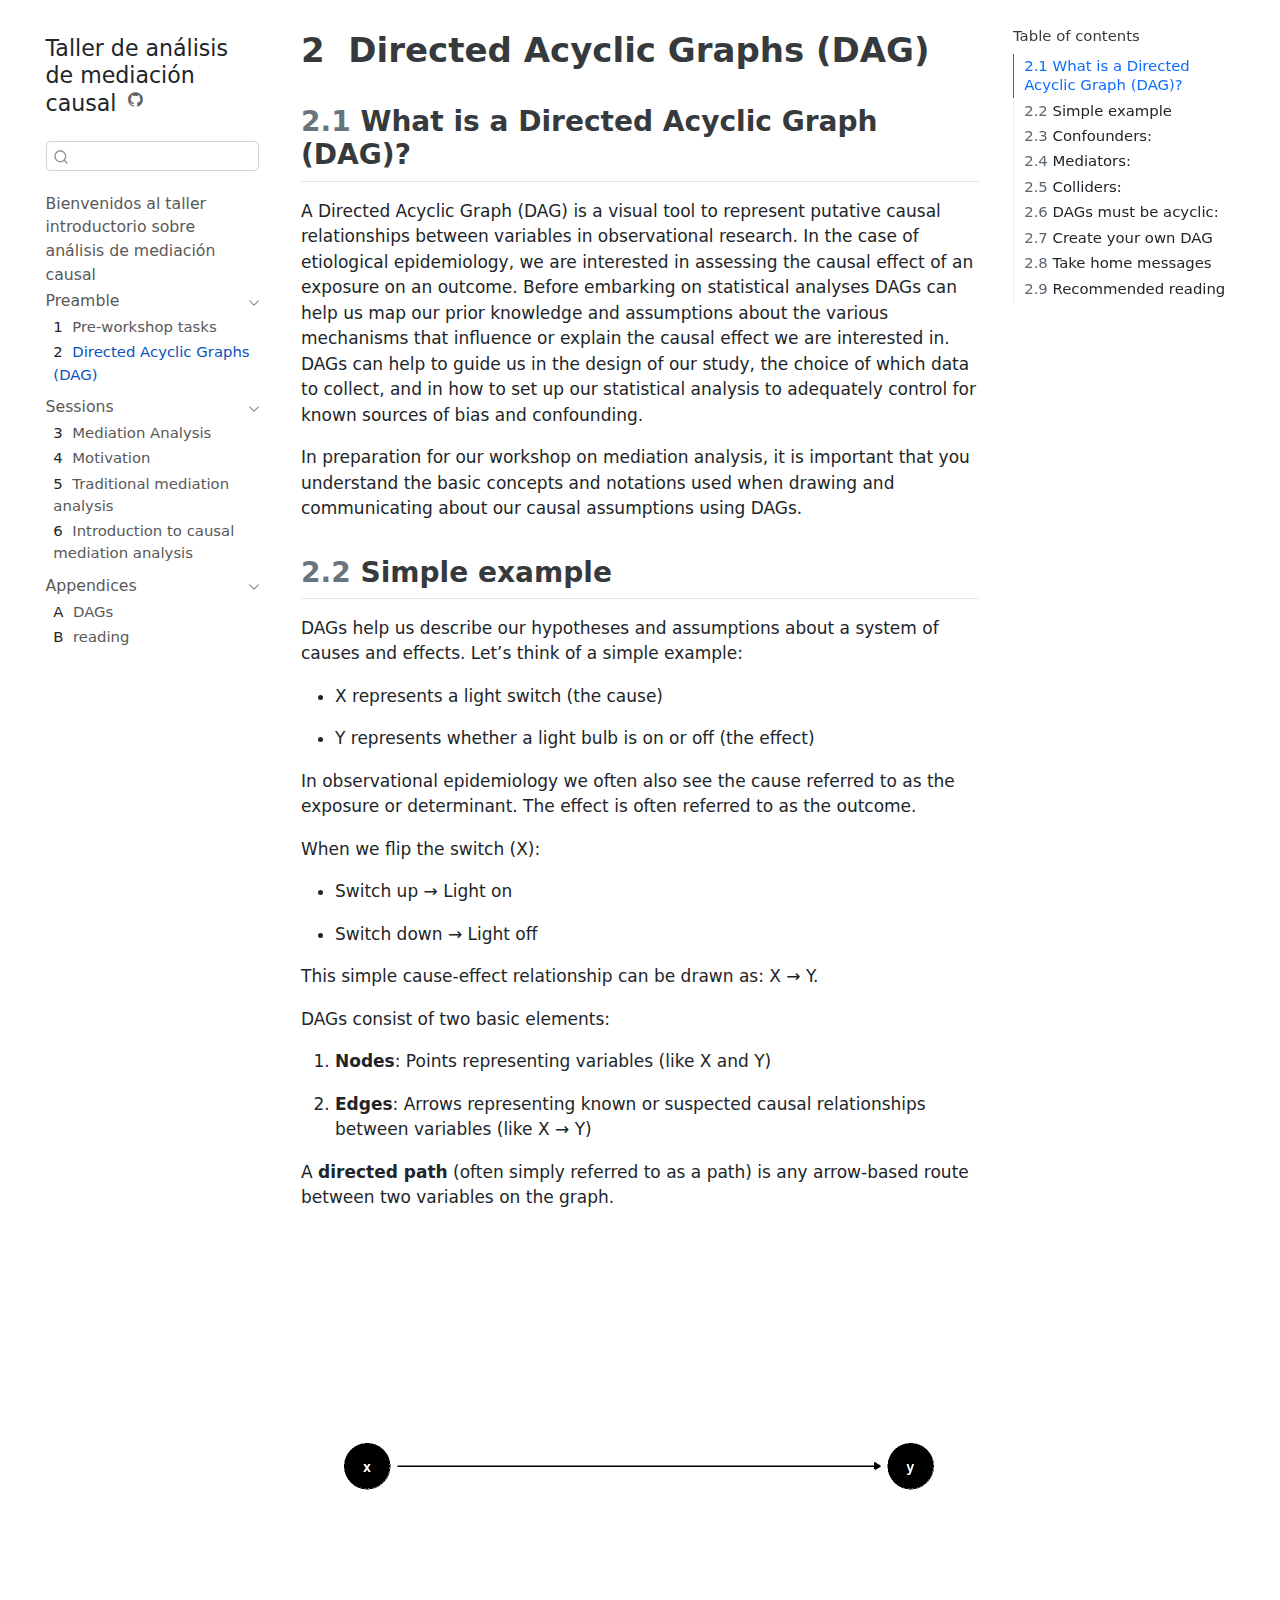
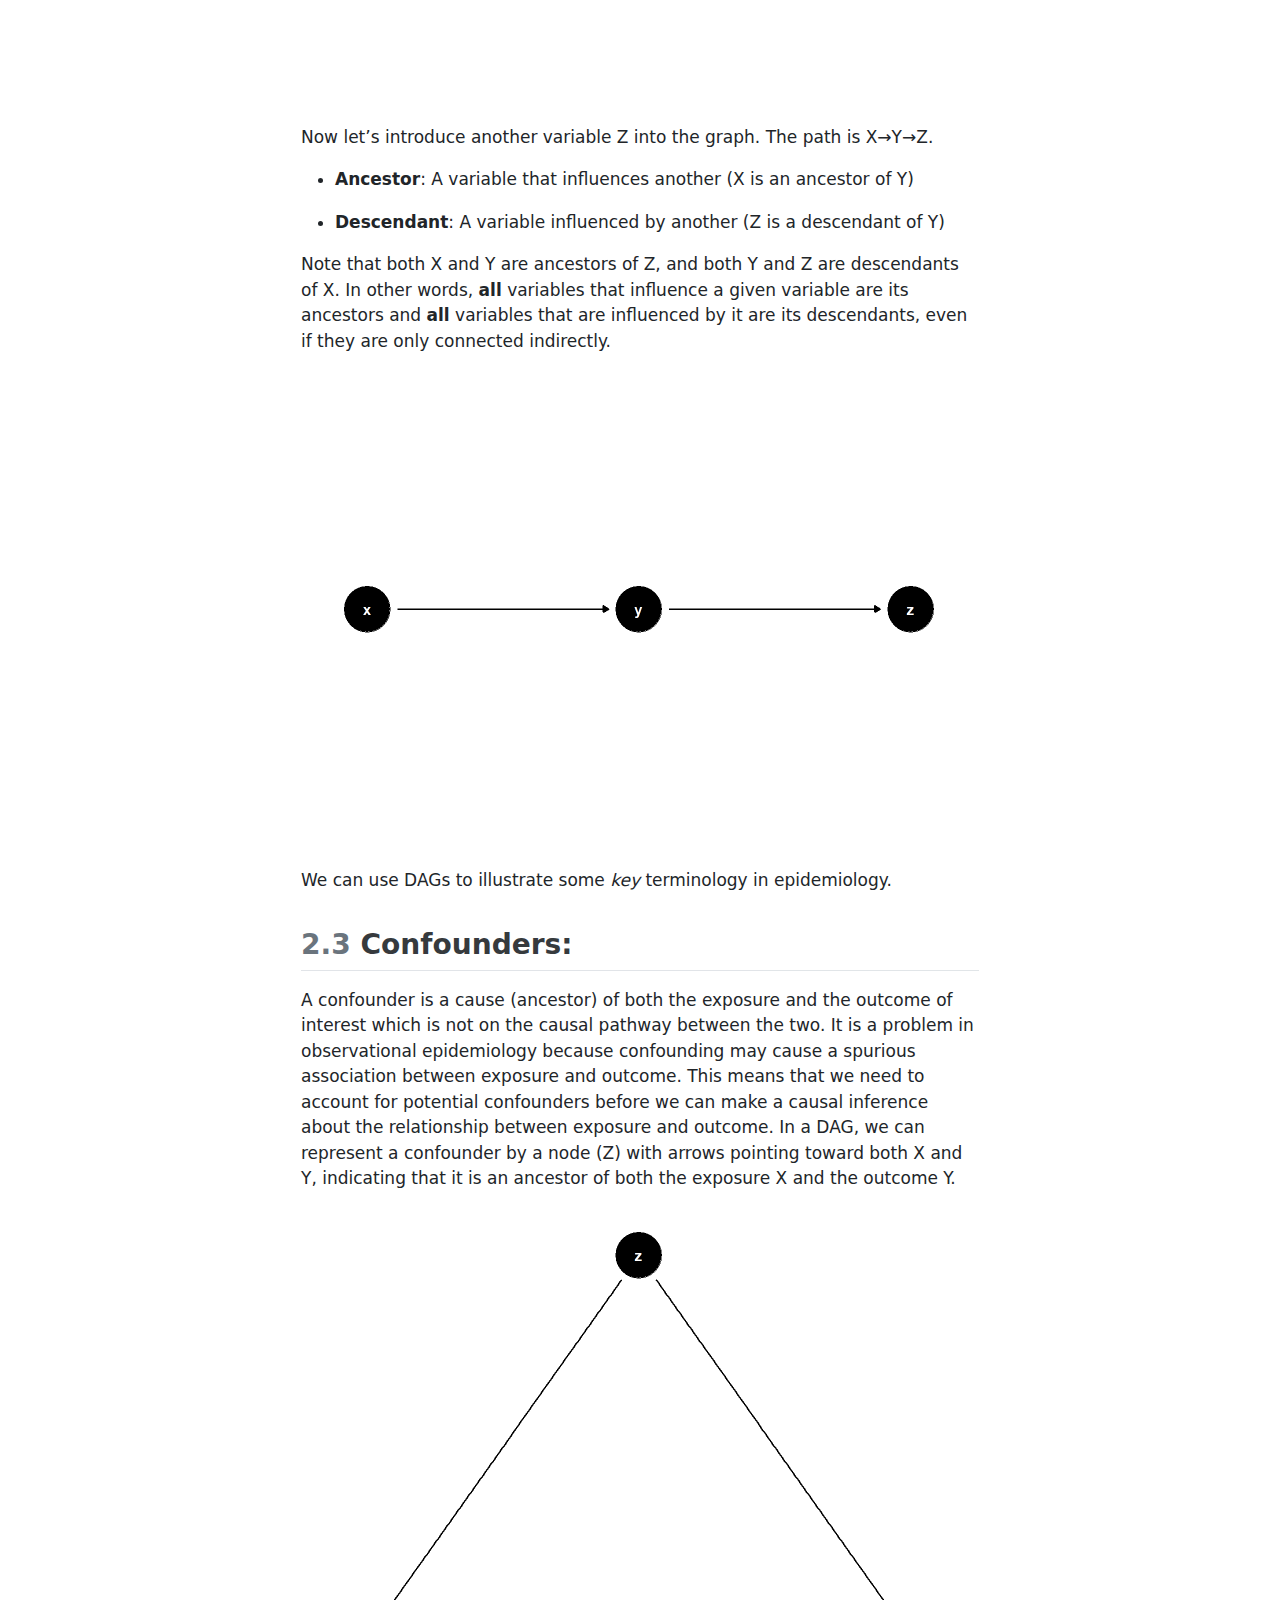
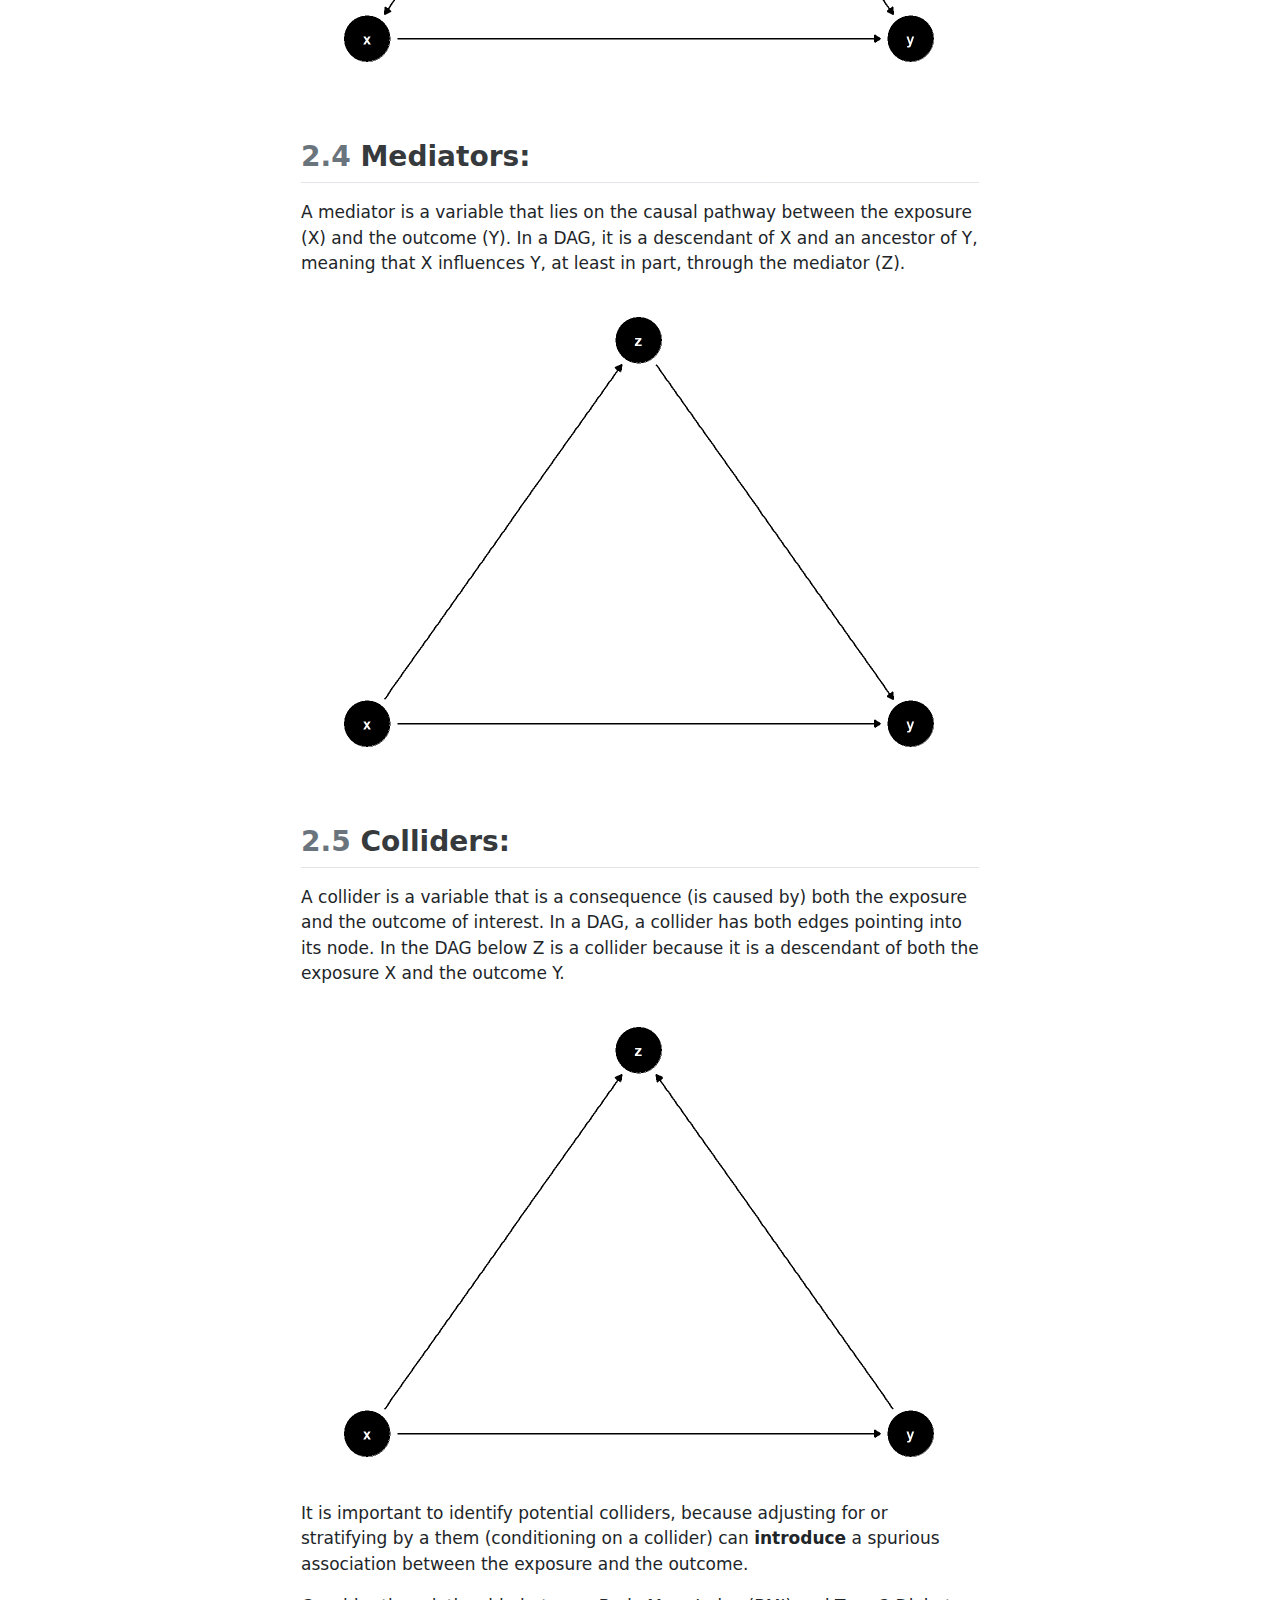
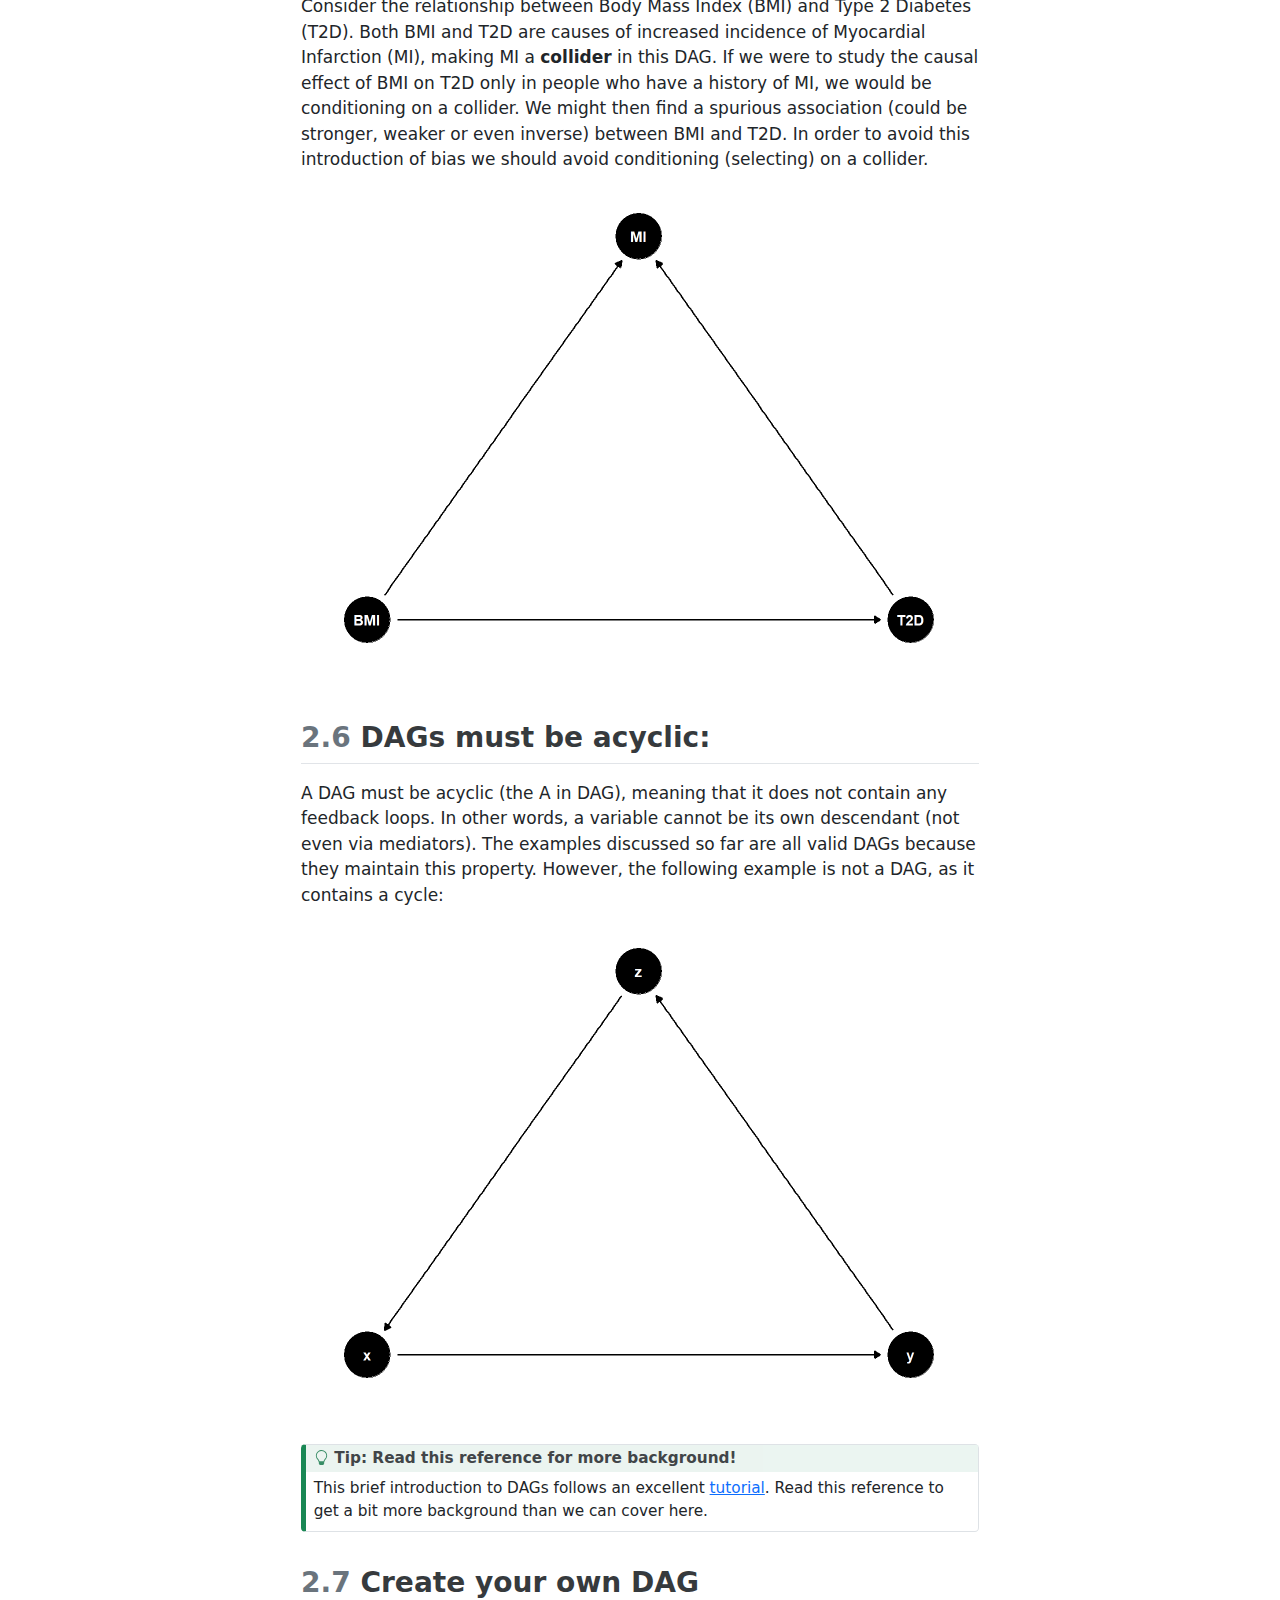
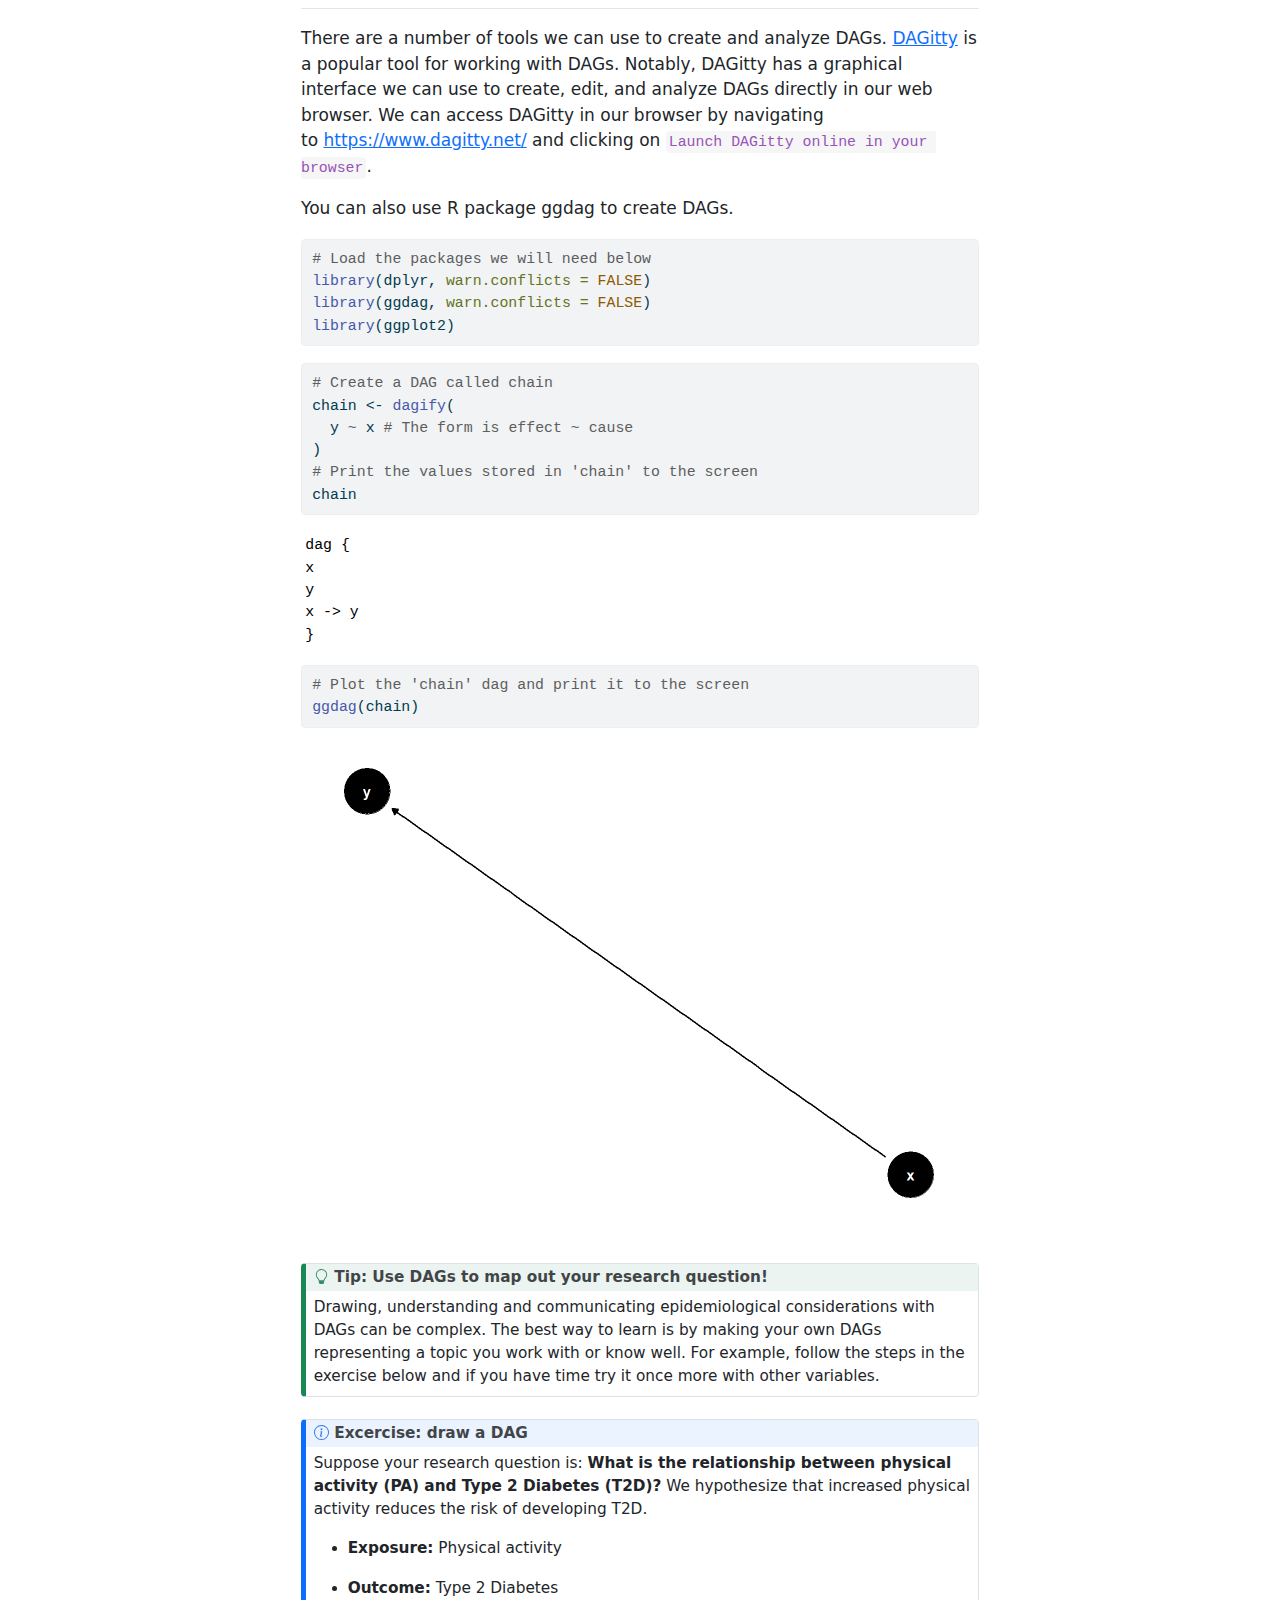
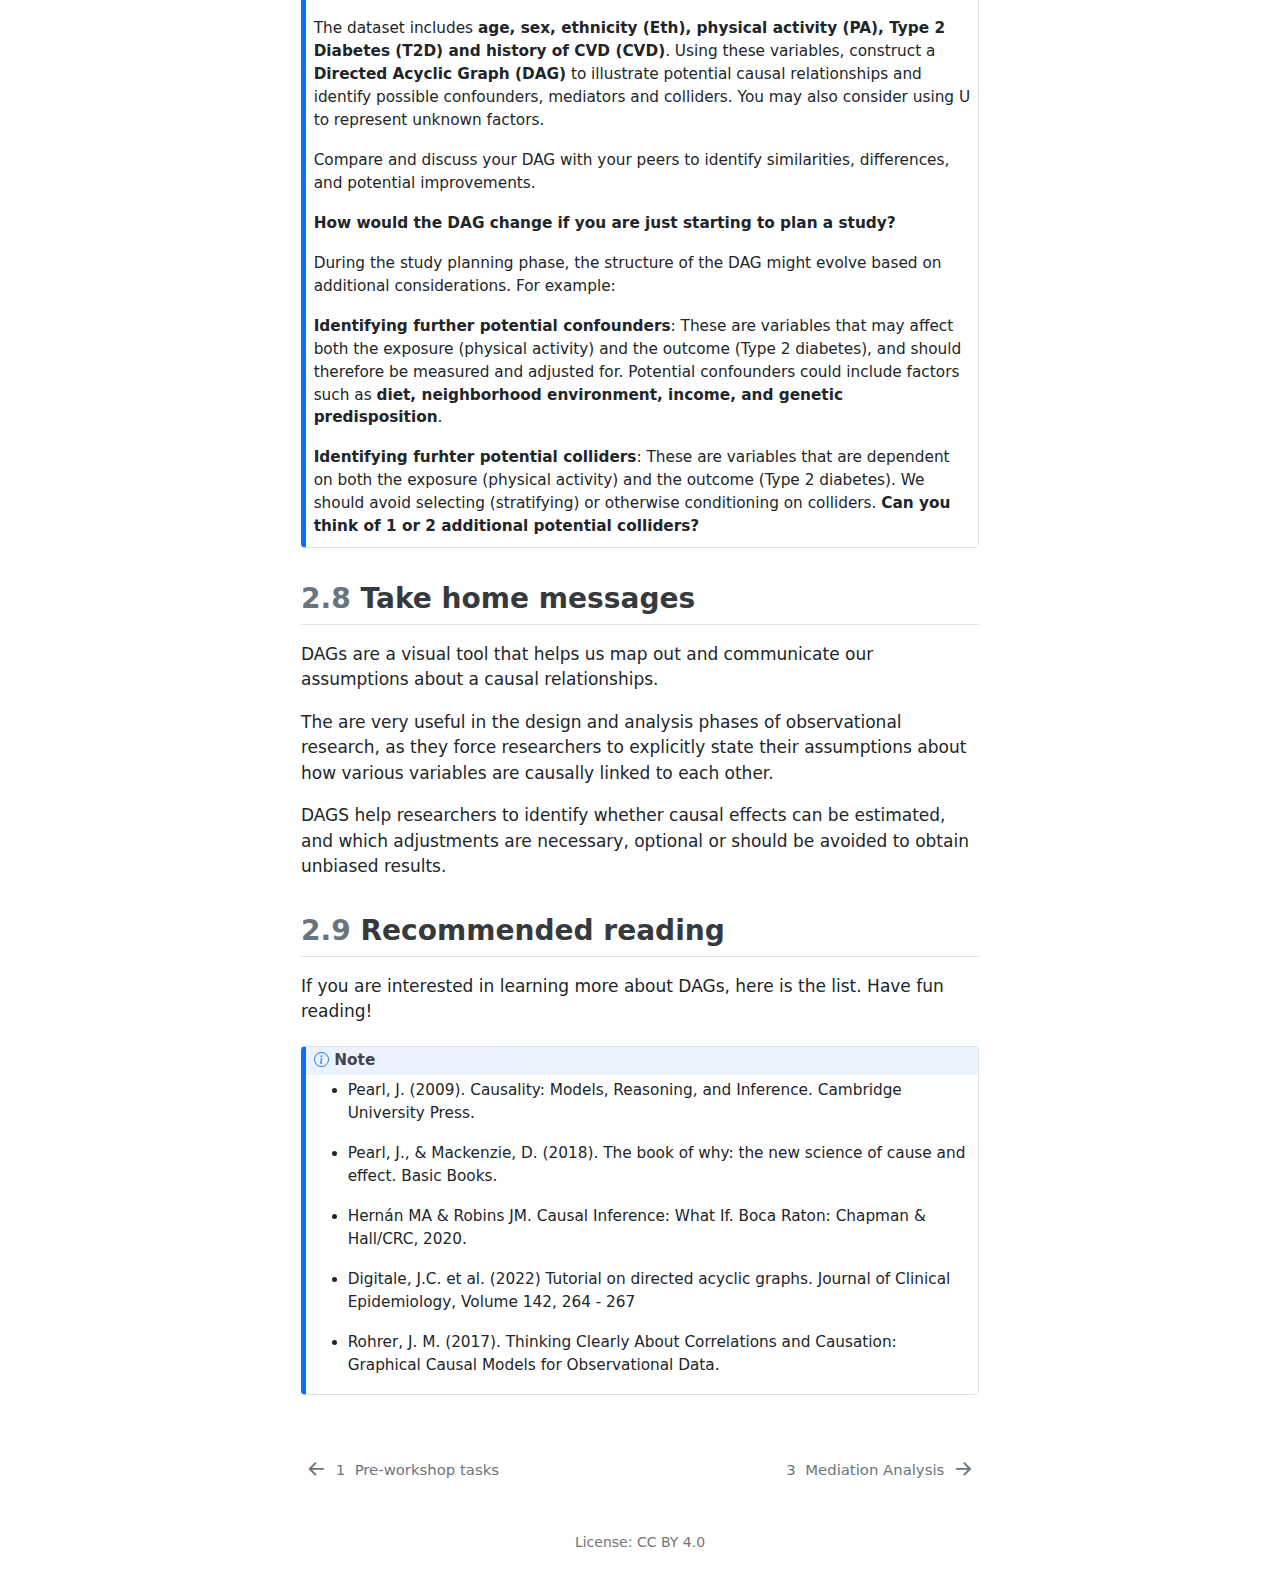
<file: preamble/Introduction-to-DAGs.html>
<!DOCTYPE html>
<html xmlns="http://www.w3.org/1999/xhtml" lang="en" xml:lang="en"><head>

<meta charset="utf-8">
<meta name="generator" content="quarto-1.3.450">

<meta name="viewport" content="width=device-width, initial-scale=1.0, user-scalable=yes">


<title>Taller de análisis de mediación causal - 2&nbsp; Directed Acyclic Graphs (DAG)</title>
<style>
code{white-space: pre-wrap;}
span.smallcaps{font-variant: small-caps;}
div.columns{display: flex; gap: min(4vw, 1.5em);}
div.column{flex: auto; overflow-x: auto;}
div.hanging-indent{margin-left: 1.5em; text-indent: -1.5em;}
ul.task-list{list-style: none;}
ul.task-list li input[type="checkbox"] {
  width: 0.8em;
  margin: 0 0.8em 0.2em -1em; /* quarto-specific, see https://github.com/quarto-dev/quarto-cli/issues/4556 */ 
  vertical-align: middle;
}
/* CSS for syntax highlighting */
pre > code.sourceCode { white-space: pre; position: relative; }
pre > code.sourceCode > span { display: inline-block; line-height: 1.25; }
pre > code.sourceCode > span:empty { height: 1.2em; }
.sourceCode { overflow: visible; }
code.sourceCode > span { color: inherit; text-decoration: inherit; }
div.sourceCode { margin: 1em 0; }
pre.sourceCode { margin: 0; }
@media screen {
div.sourceCode { overflow: auto; }
}
@media print {
pre > code.sourceCode { white-space: pre-wrap; }
pre > code.sourceCode > span { text-indent: -5em; padding-left: 5em; }
}
pre.numberSource code
  { counter-reset: source-line 0; }
pre.numberSource code > span
  { position: relative; left: -4em; counter-increment: source-line; }
pre.numberSource code > span > a:first-child::before
  { content: counter(source-line);
    position: relative; left: -1em; text-align: right; vertical-align: baseline;
    border: none; display: inline-block;
    -webkit-touch-callout: none; -webkit-user-select: none;
    -khtml-user-select: none; -moz-user-select: none;
    -ms-user-select: none; user-select: none;
    padding: 0 4px; width: 4em;
  }
pre.numberSource { margin-left: 3em;  padding-left: 4px; }
div.sourceCode
  {   }
@media screen {
pre > code.sourceCode > span > a:first-child::before { text-decoration: underline; }
}
</style>


<script src="../site_libs/quarto-nav/quarto-nav.js"></script>
<script src="../site_libs/quarto-nav/headroom.min.js"></script>
<script src="../site_libs/clipboard/clipboard.min.js"></script>
<script src="../site_libs/quarto-search/autocomplete.umd.js"></script>
<script src="../site_libs/quarto-search/fuse.min.js"></script>
<script src="../site_libs/quarto-search/quarto-search.js"></script>
<meta name="quarto:offset" content="../">
<link href="../sessions/welcome.html" rel="next">
<link href="../preamble/precourse.html" rel="prev">
<script src="../site_libs/quarto-html/quarto.js"></script>
<script src="../site_libs/quarto-html/popper.min.js"></script>
<script src="../site_libs/quarto-html/tippy.umd.min.js"></script>
<script src="../site_libs/quarto-html/anchor.min.js"></script>
<link href="../site_libs/quarto-html/tippy.css" rel="stylesheet">
<link href="../site_libs/quarto-html/quarto-syntax-highlighting.css" rel="stylesheet" id="quarto-text-highlighting-styles">
<script src="../site_libs/bootstrap/bootstrap.min.js"></script>
<link href="../site_libs/bootstrap/bootstrap-icons.css" rel="stylesheet">
<link href="../site_libs/bootstrap/bootstrap.min.css" rel="stylesheet" id="quarto-bootstrap" data-mode="light">
<script id="quarto-search-options" type="application/json">{
  "location": "sidebar",
  "copy-button": false,
  "collapse-after": 3,
  "panel-placement": "start",
  "type": "textbox",
  "limit": 20,
  "language": {
    "search-no-results-text": "No results",
    "search-matching-documents-text": "matching documents",
    "search-copy-link-title": "Copy link to search",
    "search-hide-matches-text": "Hide additional matches",
    "search-more-match-text": "more match in this document",
    "search-more-matches-text": "more matches in this document",
    "search-clear-button-title": "Clear",
    "search-detached-cancel-button-title": "Cancel",
    "search-submit-button-title": "Submit",
    "search-label": "Search"
  }
}</script>


</head>

<body class="nav-sidebar floating">

<div id="quarto-search-results"></div>
  <header id="quarto-header" class="headroom fixed-top">
  <nav class="quarto-secondary-nav">
    <div class="container-fluid d-flex">
      <button type="button" class="quarto-btn-toggle btn" data-bs-toggle="collapse" data-bs-target="#quarto-sidebar,#quarto-sidebar-glass" aria-controls="quarto-sidebar" aria-expanded="false" aria-label="Toggle sidebar navigation" onclick="if (window.quartoToggleHeadroom) { window.quartoToggleHeadroom(); }">
        <i class="bi bi-layout-text-sidebar-reverse"></i>
      </button>
      <nav class="quarto-page-breadcrumbs" aria-label="breadcrumb"><ol class="breadcrumb"><li class="breadcrumb-item"><a href="../preamble/precourse.html">Preamble</a></li><li class="breadcrumb-item"><a href="../preamble/Introduction-to-DAGs.html"><span class="chapter-number">2</span>&nbsp; <span class="chapter-title">Directed Acyclic Graphs (DAG)</span></a></li></ol></nav>
      <a class="flex-grow-1" role="button" data-bs-toggle="collapse" data-bs-target="#quarto-sidebar,#quarto-sidebar-glass" aria-controls="quarto-sidebar" aria-expanded="false" aria-label="Toggle sidebar navigation" onclick="if (window.quartoToggleHeadroom) { window.quartoToggleHeadroom(); }">      
      </a>
      <button type="button" class="btn quarto-search-button" aria-label="" onclick="window.quartoOpenSearch();">
        <i class="bi bi-search"></i>
      </button>
    </div>
  </nav>
</header>
<!-- content -->
<div id="quarto-content" class="quarto-container page-columns page-rows-contents page-layout-article">
<!-- sidebar -->
  <nav id="quarto-sidebar" class="sidebar collapse collapse-horizontal sidebar-navigation floating overflow-auto">
    <div class="pt-lg-2 mt-2 text-left sidebar-header">
    <div class="sidebar-title mb-0 py-0">
      <a href="../">Taller de análisis de mediación causal</a> 
        <div class="sidebar-tools-main">
    <a href="https://github.com/sdca-latam/mediation-course" rel="" title="Source Code" class="quarto-navigation-tool px-1" aria-label="Source Code"><i class="bi bi-github"></i></a>
</div>
    </div>
      </div>
        <div class="mt-2 flex-shrink-0 align-items-center">
        <div class="sidebar-search">
        <div id="quarto-search" class="" title="Search"></div>
        </div>
        </div>
    <div class="sidebar-menu-container"> 
    <ul class="list-unstyled mt-1">
        <li class="sidebar-item">
  <div class="sidebar-item-container"> 
  <a href="../index.html" class="sidebar-item-text sidebar-link">
 <span class="menu-text">Bienvenidos al taller introductorio sobre análisis de mediación causal</span></a>
  </div>
</li>
        <li class="sidebar-item sidebar-item-section">
      <div class="sidebar-item-container"> 
            <a class="sidebar-item-text sidebar-link text-start" data-bs-toggle="collapse" data-bs-target="#quarto-sidebar-section-1" aria-expanded="true">
 <span class="menu-text">Preamble</span></a>
          <a class="sidebar-item-toggle text-start" data-bs-toggle="collapse" data-bs-target="#quarto-sidebar-section-1" aria-expanded="true" aria-label="Toggle section">
            <i class="bi bi-chevron-right ms-2"></i>
          </a> 
      </div>
      <ul id="quarto-sidebar-section-1" class="collapse list-unstyled sidebar-section depth1 show">  
          <li class="sidebar-item">
  <div class="sidebar-item-container"> 
  <a href="../preamble/precourse.html" class="sidebar-item-text sidebar-link">
 <span class="menu-text"><span class="chapter-number">1</span>&nbsp; <span class="chapter-title">Pre-workshop tasks</span></span></a>
  </div>
</li>
          <li class="sidebar-item">
  <div class="sidebar-item-container"> 
  <a href="../preamble/Introduction-to-DAGs.html" class="sidebar-item-text sidebar-link active">
 <span class="menu-text"><span class="chapter-number">2</span>&nbsp; <span class="chapter-title">Directed Acyclic Graphs (DAG)</span></span></a>
  </div>
</li>
      </ul>
  </li>
        <li class="sidebar-item sidebar-item-section">
      <div class="sidebar-item-container"> 
            <a class="sidebar-item-text sidebar-link text-start" data-bs-toggle="collapse" data-bs-target="#quarto-sidebar-section-2" aria-expanded="true">
 <span class="menu-text">Sessions</span></a>
          <a class="sidebar-item-toggle text-start" data-bs-toggle="collapse" data-bs-target="#quarto-sidebar-section-2" aria-expanded="true" aria-label="Toggle section">
            <i class="bi bi-chevron-right ms-2"></i>
          </a> 
      </div>
      <ul id="quarto-sidebar-section-2" class="collapse list-unstyled sidebar-section depth1 show">  
          <li class="sidebar-item">
  <div class="sidebar-item-container"> 
  <a href="../sessions/welcome.html" class="sidebar-item-text sidebar-link">
 <span class="menu-text"><span class="chapter-number">3</span>&nbsp; <span class="chapter-title">Mediation Analysis</span></span></a>
  </div>
</li>
          <li class="sidebar-item">
  <div class="sidebar-item-container"> 
  <a href="../sessions/motivation.html" class="sidebar-item-text sidebar-link">
 <span class="menu-text"><span class="chapter-number">4</span>&nbsp; <span class="chapter-title">Motivation</span></span></a>
  </div>
</li>
          <li class="sidebar-item">
  <div class="sidebar-item-container"> 
  <a href="../sessions/traditional-mediation-analysis.html" class="sidebar-item-text sidebar-link">
 <span class="menu-text"><span class="chapter-number">5</span>&nbsp; <span class="chapter-title">Traditional mediation analysis</span></span></a>
  </div>
</li>
          <li class="sidebar-item">
  <div class="sidebar-item-container"> 
  <a href="../sessions/causal-mediation-analysis-introduction.html" class="sidebar-item-text sidebar-link">
 <span class="menu-text"><span class="chapter-number">6</span>&nbsp; <span class="chapter-title">Introduction to causal mediation analysis</span></span></a>
  </div>
</li>
      </ul>
  </li>
        <li class="sidebar-item sidebar-item-section">
      <div class="sidebar-item-container"> 
            <a class="sidebar-item-text sidebar-link text-start" data-bs-toggle="collapse" data-bs-target="#quarto-sidebar-section-3" aria-expanded="true">
 <span class="menu-text">Appendices</span></a>
          <a class="sidebar-item-toggle text-start" data-bs-toggle="collapse" data-bs-target="#quarto-sidebar-section-3" aria-expanded="true" aria-label="Toggle section">
            <i class="bi bi-chevron-right ms-2"></i>
          </a> 
      </div>
      <ul id="quarto-sidebar-section-3" class="collapse list-unstyled sidebar-section depth1 show">  
          <li class="sidebar-item">
  <div class="sidebar-item-container"> 
  <a href="../appendix/dags.html" class="sidebar-item-text sidebar-link">
 <span class="menu-text"><span class="chapter-number">A</span>&nbsp; <span class="chapter-title">DAGs</span></span></a>
  </div>
</li>
          <li class="sidebar-item">
  <div class="sidebar-item-container"> 
  <a href="../appendix/reading-list.html" class="sidebar-item-text sidebar-link">
 <span class="menu-text"><span class="chapter-number">B</span>&nbsp; <span class="chapter-title">reading</span></span></a>
  </div>
</li>
      </ul>
  </li>
    </ul>
    </div>
</nav>
<div id="quarto-sidebar-glass" data-bs-toggle="collapse" data-bs-target="#quarto-sidebar,#quarto-sidebar-glass"></div>
<!-- margin-sidebar -->
    <div id="quarto-margin-sidebar" class="sidebar margin-sidebar">
        <nav id="TOC" role="doc-toc" class="toc-active">
    <h2 id="toc-title">Table of contents</h2>
   
  <ul>
  <li><a href="#what-is-a-directed-acyclic-graph-dag" id="toc-what-is-a-directed-acyclic-graph-dag" class="nav-link active" data-scroll-target="#what-is-a-directed-acyclic-graph-dag"><span class="header-section-number">2.1</span> What is a Directed Acyclic Graph (DAG)?</a></li>
  <li><a href="#simple-example" id="toc-simple-example" class="nav-link" data-scroll-target="#simple-example"><span class="header-section-number">2.2</span> Simple example</a></li>
  <li><a href="#confounders" id="toc-confounders" class="nav-link" data-scroll-target="#confounders"><span class="header-section-number">2.3</span> Confounders:</a></li>
  <li><a href="#mediators" id="toc-mediators" class="nav-link" data-scroll-target="#mediators"><span class="header-section-number">2.4</span> Mediators:</a></li>
  <li><a href="#colliders" id="toc-colliders" class="nav-link" data-scroll-target="#colliders"><span class="header-section-number">2.5</span> Colliders:</a></li>
  <li><a href="#dags-must-be-acyclic" id="toc-dags-must-be-acyclic" class="nav-link" data-scroll-target="#dags-must-be-acyclic"><span class="header-section-number">2.6</span> DAGs must be acyclic:</a></li>
  <li><a href="#create-your-own-dag" id="toc-create-your-own-dag" class="nav-link" data-scroll-target="#create-your-own-dag"><span class="header-section-number">2.7</span> Create your own DAG</a></li>
  <li><a href="#take-home-messages" id="toc-take-home-messages" class="nav-link" data-scroll-target="#take-home-messages"><span class="header-section-number">2.8</span> Take home messages</a></li>
  <li><a href="#recommended-reading" id="toc-recommended-reading" class="nav-link" data-scroll-target="#recommended-reading"><span class="header-section-number">2.9</span> <strong>Recommended reading</strong></a></li>
  </ul>
</nav>
    </div>
<!-- main -->
<main class="content" id="quarto-document-content">

<header id="title-block-header" class="quarto-title-block default">
<div class="quarto-title">
<h1 class="title"><span class="chapter-number">2</span>&nbsp; <span class="chapter-title">Directed Acyclic Graphs (DAG)</span></h1>
</div>



<div class="quarto-title-meta">

    
  
    
  </div>
  

</header>

<section id="what-is-a-directed-acyclic-graph-dag" class="level2" data-number="2.1">
<h2 data-number="2.1" class="anchored" data-anchor-id="what-is-a-directed-acyclic-graph-dag"><span class="header-section-number">2.1</span> What is a Directed Acyclic Graph (DAG)?</h2>
<p>A Directed Acyclic Graph (DAG) is a visual tool to represent putative causal relationships between variables in observational research. In the case of etiological epidemiology, we are interested in assessing the causal effect of an exposure on an outcome. Before embarking on statistical analyses DAGs can help us map our prior knowledge and assumptions about the various mechanisms that influence or explain the causal effect we are interested in. DAGs can help to guide us in the design of our study, the choice of which data to collect, and in how to set up our statistical analysis to adequately control for known sources of bias and confounding.</p>
<p>In preparation for our workshop on mediation analysis, it is important that you understand the basic concepts and notations used when drawing and communicating about our causal assumptions using DAGs.</p>
</section>
<section id="simple-example" class="level2" data-number="2.2">
<h2 data-number="2.2" class="anchored" data-anchor-id="simple-example"><span class="header-section-number">2.2</span> Simple example</h2>
<p>DAGs help us describe our hypotheses and assumptions about a system of causes and effects. Let’s think of a simple example:</p>
<ul>
<li><p>X represents a light switch (the cause)</p></li>
<li><p>Y represents whether a light bulb is on or off (the effect)</p></li>
</ul>
<p>In observational epidemiology we often also see the cause referred to as the exposure or determinant. The effect is often referred to as the outcome.</p>
<p>When we flip the switch (X):</p>
<ul>
<li><p>Switch up → Light on</p></li>
<li><p>Switch down → Light off</p></li>
</ul>
<p>This simple cause-effect relationship can be drawn as: X → Y.</p>
<p>DAGs consist of two basic elements:</p>
<ol type="1">
<li><p><strong>Nodes</strong>: Points representing variables (like X and Y)</p></li>
<li><p><strong>Edges</strong>: Arrows representing known or suspected causal relationships between variables (like X → Y)</p></li>
</ol>
<p>A&nbsp;<strong>directed path</strong>&nbsp;(often simply referred to as a path) is any arrow-based route between two variables on the graph.</p>
<div class="cell">
<div class="cell-output-display">
<p><img src="Introduction-to-DAGs_files/figure-html/unnamed-chunk-2-1.png" class="img-fluid" width="672"></p>
</div>
</div>
<p>Now let’s introduce another variable Z into the graph. The path is X→Y→Z.</p>
<ul>
<li><strong>Ancestor</strong>: A variable that influences another (X is an ancestor of Y)</li>
</ul>
<!-- -->
<ul>
<li><strong>Descendant</strong>: A variable influenced by another (Z is a descendant of Y)</li>
</ul>
<p>Note that both X and Y are ancestors of Z, and both Y and Z are descendants of X. In other words, <strong>all</strong> variables that influence a given variable are its ancestors and <strong>all</strong> variables that are influenced by it are its descendants, even if they are only connected indirectly.</p>
<div class="cell">
<div class="cell-output-display">
<p><img src="Introduction-to-DAGs_files/figure-html/unnamed-chunk-3-1.png" class="img-fluid" width="672"></p>
</div>
</div>
<p>We can use DAGs to illustrate some <em>key</em> terminology in epidemiology.</p>
</section>
<section id="confounders" class="level2" data-number="2.3">
<h2 data-number="2.3" class="anchored" data-anchor-id="confounders"><span class="header-section-number">2.3</span> Confounders:</h2>
<p>A confounder is a cause (ancestor) of both the exposure and the outcome of interest which is not on the causal pathway between the two. It is a problem in observational epidemiology because confounding may cause a spurious association between exposure and outcome. This means that we need to account for potential confounders before we can make a causal inference about the relationship between exposure and outcome. In a DAG, we can represent a confounder by a node (Z) with arrows pointing toward both X and Y, indicating that it is an ancestor of both the exposure X and the outcome Y.</p>
<div class="cell">
<div class="cell-output-display">
<p><img src="Introduction-to-DAGs_files/figure-html/unnamed-chunk-4-1.png" class="img-fluid" width="672"></p>
</div>
</div>
</section>
<section id="mediators" class="level2" data-number="2.4">
<h2 data-number="2.4" class="anchored" data-anchor-id="mediators"><span class="header-section-number">2.4</span> Mediators:</h2>
<p>A mediator is a variable that lies on the causal pathway between the exposure (X) and the outcome (Y). In a DAG, it is a descendant of X and an ancestor of Y, meaning that X influences Y, at least in part, through the mediator (Z).</p>
<div class="cell">
<div class="cell-output-display">
<p><img src="Introduction-to-DAGs_files/figure-html/unnamed-chunk-5-1.png" class="img-fluid" width="672"></p>
</div>
</div>
</section>
<section id="colliders" class="level2" data-number="2.5">
<h2 data-number="2.5" class="anchored" data-anchor-id="colliders"><span class="header-section-number">2.5</span> Colliders:</h2>
<p>A collider is a variable that is a consequence (is caused by) both the exposure and the outcome of interest. In a DAG, a collider has both edges pointing into its node. In the DAG below Z is a collider because it is a descendant of both the exposure X and the outcome Y.</p>
<div class="cell">
<div class="cell-output-display">
<p><img src="Introduction-to-DAGs_files/figure-html/unnamed-chunk-6-1.png" class="img-fluid" width="672"></p>
</div>
</div>
<p>It is important to identify potential colliders, because adjusting for or stratifying by a them (conditioning on a collider) can <strong>introduce</strong> a spurious association between the exposure and the outcome.</p>
<p>Consider the relationship between Body Mass Index (BMI) and Type 2 Diabetes (T2D). Both BMI and T2D are causes of increased incidence of Myocardial Infarction (MI), making MI a <strong>collider</strong> in this DAG. If we were to study the causal effect of BMI on T2D only in people who have a history of MI, we would be conditioning on a collider. We might then find a spurious association (could be stronger, weaker or even inverse) between BMI and T2D. In order to avoid this introduction of bias we should avoid conditioning (selecting) on a collider.</p>
<div class="cell">
<div class="cell-output-display">
<p><img src="Introduction-to-DAGs_files/figure-html/unnamed-chunk-7-1.png" class="img-fluid" width="672"></p>
</div>
</div>
</section>
<section id="dags-must-be-acyclic" class="level2" data-number="2.6">
<h2 data-number="2.6" class="anchored" data-anchor-id="dags-must-be-acyclic"><span class="header-section-number">2.6</span> DAGs must be acyclic:</h2>
<p>A DAG must be acyclic (the A in DAG), meaning that it does not contain any feedback loops. In other words, a variable cannot be its own descendant (not even via mediators). The examples discussed so far are all valid DAGs because they maintain this property. However, the following example is not a DAG, as it contains a cycle:</p>
<div class="cell">
<div class="cell-output-display">
<p><img src="Introduction-to-DAGs_files/figure-html/unnamed-chunk-8-1.png" class="img-fluid" width="672"></p>
</div>
</div>
<div class="callout callout-style-default callout-tip callout-titled">
<div class="callout-header d-flex align-content-center">
<div class="callout-icon-container">
<i class="callout-icon"></i>
</div>
<div class="callout-title-container flex-fill">
Tip: Read this reference for more background!
</div>
</div>
<div class="callout-body-container callout-body">
<p>This brief introduction to DAGs follows an excellent <a href="https://www.jclinepi.com/article/S0895-4356(21)00240-7/fulltext">tutorial</a>. Read this reference to get a bit more background than we can cover here.</p>
</div>
</div>
</section>
<section id="create-your-own-dag" class="level2" data-number="2.7">
<h2 data-number="2.7" class="anchored" data-anchor-id="create-your-own-dag"><span class="header-section-number">2.7</span> Create your own DAG</h2>
<p>There are a number of tools we can use to create and analyze DAGs.&nbsp;<a href="https://www.dagitty.net/">DAGitty</a>&nbsp;is a popular tool for working with DAGs. Notably, DAGitty has a graphical interface we can use to create, edit, and analyze DAGs directly in our web browser. We can access DAGitty in our browser by navigating to&nbsp;<a href="https://www.dagitty.net/" class="uri">https://www.dagitty.net/</a>&nbsp;and clicking on&nbsp;<code>Launch DAGitty online in your browser</code>.</p>
<p>You can also use R package ggdag to create DAGs.</p>
<div class="cell">
<div class="sourceCode cell-code" id="cb1"><pre class="sourceCode r code-with-copy"><code class="sourceCode r"><span id="cb1-1"><a href="#cb1-1" aria-hidden="true" tabindex="-1"></a><span class="co"># Load the packages we will need below</span></span>
<span id="cb1-2"><a href="#cb1-2" aria-hidden="true" tabindex="-1"></a><span class="fu">library</span>(dplyr, <span class="at">warn.conflicts =</span> <span class="cn">FALSE</span>)</span>
<span id="cb1-3"><a href="#cb1-3" aria-hidden="true" tabindex="-1"></a><span class="fu">library</span>(ggdag, <span class="at">warn.conflicts =</span> <span class="cn">FALSE</span>)</span>
<span id="cb1-4"><a href="#cb1-4" aria-hidden="true" tabindex="-1"></a><span class="fu">library</span>(ggplot2)</span></code><button title="Copy to Clipboard" class="code-copy-button"><i class="bi"></i></button></pre></div>
</div>
<div class="cell">
<div class="sourceCode cell-code" id="cb2"><pre class="sourceCode r code-with-copy"><code class="sourceCode r"><span id="cb2-1"><a href="#cb2-1" aria-hidden="true" tabindex="-1"></a><span class="co"># Create a DAG called chain</span></span>
<span id="cb2-2"><a href="#cb2-2" aria-hidden="true" tabindex="-1"></a>chain <span class="ot">&lt;-</span> <span class="fu">dagify</span>(</span>
<span id="cb2-3"><a href="#cb2-3" aria-hidden="true" tabindex="-1"></a>  y <span class="sc">~</span> x <span class="co"># The form is effect ~ cause</span></span>
<span id="cb2-4"><a href="#cb2-4" aria-hidden="true" tabindex="-1"></a>) </span>
<span id="cb2-5"><a href="#cb2-5" aria-hidden="true" tabindex="-1"></a><span class="co"># Print the values stored in 'chain' to the screen</span></span>
<span id="cb2-6"><a href="#cb2-6" aria-hidden="true" tabindex="-1"></a>chain</span></code><button title="Copy to Clipboard" class="code-copy-button"><i class="bi"></i></button></pre></div>
<div class="cell-output cell-output-stdout">
<pre><code>dag {
x
y
x -&gt; y
}</code></pre>
</div>
<div class="sourceCode cell-code" id="cb4"><pre class="sourceCode r code-with-copy"><code class="sourceCode r"><span id="cb4-1"><a href="#cb4-1" aria-hidden="true" tabindex="-1"></a><span class="co"># Plot the 'chain' dag and print it to the screen</span></span>
<span id="cb4-2"><a href="#cb4-2" aria-hidden="true" tabindex="-1"></a><span class="fu">ggdag</span>(chain)</span></code><button title="Copy to Clipboard" class="code-copy-button"><i class="bi"></i></button></pre></div>
<div class="cell-output-display">
<p><img src="Introduction-to-DAGs_files/figure-html/unnamed-chunk-10-1.png" class="img-fluid" width="672"></p>
</div>
</div>
<div class="callout callout-style-default callout-tip callout-titled">
<div class="callout-header d-flex align-content-center">
<div class="callout-icon-container">
<i class="callout-icon"></i>
</div>
<div class="callout-title-container flex-fill">
Tip: <strong>Use DAGs to map out your research question</strong>!
</div>
</div>
<div class="callout-body-container callout-body">
<p>Drawing, understanding and communicating epidemiological considerations with DAGs can be complex. The best way to learn is by making your own DAGs representing a topic you work with or know well. For example, follow the steps in the exercise below and if you have time try it once more with other variables.</p>
</div>
</div>
<div class="callout callout-style-default callout-note callout-titled">
<div class="callout-header d-flex align-content-center">
<div class="callout-icon-container">
<i class="callout-icon"></i>
</div>
<div class="callout-title-container flex-fill">
Excercise: draw a DAG
</div>
</div>
<div class="callout-body-container callout-body">
<p>Suppose your research question is: <strong>What is the relationship between physical activity (PA) and Type 2 Diabetes (T2D)?</strong> We hypothesize that increased physical activity reduces the risk of developing T2D.</p>
<ul>
<li><p><strong>Exposure:</strong> Physical activity</p></li>
<li><p><strong>Outcome:</strong> Type 2 Diabetes</p></li>
</ul>
<p>The dataset includes <strong>age, sex, ethnicity (Eth), physical activity (PA), Type 2 Diabetes (T2D) and history of CVD (CVD)</strong>. Using these variables, construct a <strong>Directed Acyclic Graph (DAG)</strong> to illustrate potential causal relationships and identify possible confounders, mediators and colliders. You may also consider using U to represent unknown factors.</p>
<p>Compare and discuss your DAG with your peers to identify similarities, differences, and potential improvements.</p>
<p><strong>How would the DAG change if you are just starting to plan a study?</strong></p>
<p>During the study planning phase, the structure of the DAG might evolve based on additional considerations. For example:</p>
<p><strong>Identifying further potential confounders</strong>: These are variables that may affect both the exposure (physical activity) and the outcome (Type 2 diabetes), and should therefore be measured and adjusted for. Potential confounders could include factors such as <strong>diet, neighborhood environment, income, and genetic predisposition</strong>.</p>
<p><strong>Identifying furhter potential colliders</strong>: These are variables that are dependent on both the exposure (physical activity) and the outcome (Type 2 diabetes). We should avoid selecting (stratifying) or otherwise conditioning on colliders. <strong>Can you think of 1 or 2 additional potential colliders?</strong></p>
</div>
</div>
</section>
<section id="take-home-messages" class="level2" data-number="2.8">
<h2 data-number="2.8" class="anchored" data-anchor-id="take-home-messages"><span class="header-section-number">2.8</span> Take home messages</h2>
<p>DAGs are a visual tool that helps us map out and communicate our assumptions about a causal relationships.</p>
<p>The are very useful in the design and analysis phases of observational research, as they force researchers to explicitly state their assumptions about how various variables are causally linked to each other.</p>
<p>DAGS help researchers to identify whether causal effects can be estimated, and which adjustments are necessary, optional or should be avoided to obtain unbiased results.</p>
</section>
<section id="recommended-reading" class="level2" data-number="2.9">
<h2 data-number="2.9" class="anchored" data-anchor-id="recommended-reading"><span class="header-section-number">2.9</span> <strong>Recommended reading</strong></h2>
<p>If you are interested in learning more about DAGs, here is the list. Have fun reading!</p>
<div class="callout callout-style-default callout-note callout-titled">
<div class="callout-header d-flex align-content-center">
<div class="callout-icon-container">
<i class="callout-icon"></i>
</div>
<div class="callout-title-container flex-fill">
Note
</div>
</div>
<div class="callout-body-container callout-body">
<ul>
<li><p>Pearl, J. (2009). Causality: Models, Reasoning, and Inference. Cambridge University Press.</p></li>
<li><p>Pearl, J., &amp; Mackenzie, D. (2018). The book of why: the new science of cause and effect. Basic Books.</p></li>
<li><p>Hernán MA &amp; Robins JM. Causal Inference: What If. Boca Raton: Chapman &amp; Hall/CRC, 2020.</p></li>
<li><p>Digitale, J.C. et al.&nbsp;(2022) Tutorial on directed acyclic graphs. Journal of Clinical Epidemiology, Volume 142, 264 - 267</p></li>
<li><p>Rohrer, J. M. (2017). Thinking Clearly About Correlations and Causation: Graphical Causal Models for Observational Data.</p></li>
</ul>
</div>
</div>


</section>

</main> <!-- /main -->
<script id="quarto-html-after-body" type="application/javascript">
window.document.addEventListener("DOMContentLoaded", function (event) {
  const toggleBodyColorMode = (bsSheetEl) => {
    const mode = bsSheetEl.getAttribute("data-mode");
    const bodyEl = window.document.querySelector("body");
    if (mode === "dark") {
      bodyEl.classList.add("quarto-dark");
      bodyEl.classList.remove("quarto-light");
    } else {
      bodyEl.classList.add("quarto-light");
      bodyEl.classList.remove("quarto-dark");
    }
  }
  const toggleBodyColorPrimary = () => {
    const bsSheetEl = window.document.querySelector("link#quarto-bootstrap");
    if (bsSheetEl) {
      toggleBodyColorMode(bsSheetEl);
    }
  }
  toggleBodyColorPrimary();  
  const icon = "";
  const anchorJS = new window.AnchorJS();
  anchorJS.options = {
    placement: 'right',
    icon: icon
  };
  anchorJS.add('.anchored');
  const isCodeAnnotation = (el) => {
    for (const clz of el.classList) {
      if (clz.startsWith('code-annotation-')) {                     
        return true;
      }
    }
    return false;
  }
  const clipboard = new window.ClipboardJS('.code-copy-button', {
    text: function(trigger) {
      const codeEl = trigger.previousElementSibling.cloneNode(true);
      for (const childEl of codeEl.children) {
        if (isCodeAnnotation(childEl)) {
          childEl.remove();
        }
      }
      return codeEl.innerText;
    }
  });
  clipboard.on('success', function(e) {
    // button target
    const button = e.trigger;
    // don't keep focus
    button.blur();
    // flash "checked"
    button.classList.add('code-copy-button-checked');
    var currentTitle = button.getAttribute("title");
    button.setAttribute("title", "Copied!");
    let tooltip;
    if (window.bootstrap) {
      button.setAttribute("data-bs-toggle", "tooltip");
      button.setAttribute("data-bs-placement", "left");
      button.setAttribute("data-bs-title", "Copied!");
      tooltip = new bootstrap.Tooltip(button, 
        { trigger: "manual", 
          customClass: "code-copy-button-tooltip",
          offset: [0, -8]});
      tooltip.show();    
    }
    setTimeout(function() {
      if (tooltip) {
        tooltip.hide();
        button.removeAttribute("data-bs-title");
        button.removeAttribute("data-bs-toggle");
        button.removeAttribute("data-bs-placement");
      }
      button.setAttribute("title", currentTitle);
      button.classList.remove('code-copy-button-checked');
    }, 1000);
    // clear code selection
    e.clearSelection();
  });
  function tippyHover(el, contentFn) {
    const config = {
      allowHTML: true,
      content: contentFn,
      maxWidth: 500,
      delay: 100,
      arrow: false,
      appendTo: function(el) {
          return el.parentElement;
      },
      interactive: true,
      interactiveBorder: 10,
      theme: 'quarto',
      placement: 'bottom-start'
    };
    window.tippy(el, config); 
  }
  const noterefs = window.document.querySelectorAll('a[role="doc-noteref"]');
  for (var i=0; i<noterefs.length; i++) {
    const ref = noterefs[i];
    tippyHover(ref, function() {
      // use id or data attribute instead here
      let href = ref.getAttribute('data-footnote-href') || ref.getAttribute('href');
      try { href = new URL(href).hash; } catch {}
      const id = href.replace(/^#\/?/, "");
      const note = window.document.getElementById(id);
      return note.innerHTML;
    });
  }
      let selectedAnnoteEl;
      const selectorForAnnotation = ( cell, annotation) => {
        let cellAttr = 'data-code-cell="' + cell + '"';
        let lineAttr = 'data-code-annotation="' +  annotation + '"';
        const selector = 'span[' + cellAttr + '][' + lineAttr + ']';
        return selector;
      }
      const selectCodeLines = (annoteEl) => {
        const doc = window.document;
        const targetCell = annoteEl.getAttribute("data-target-cell");
        const targetAnnotation = annoteEl.getAttribute("data-target-annotation");
        const annoteSpan = window.document.querySelector(selectorForAnnotation(targetCell, targetAnnotation));
        const lines = annoteSpan.getAttribute("data-code-lines").split(",");
        const lineIds = lines.map((line) => {
          return targetCell + "-" + line;
        })
        let top = null;
        let height = null;
        let parent = null;
        if (lineIds.length > 0) {
            //compute the position of the single el (top and bottom and make a div)
            const el = window.document.getElementById(lineIds[0]);
            top = el.offsetTop;
            height = el.offsetHeight;
            parent = el.parentElement.parentElement;
          if (lineIds.length > 1) {
            const lastEl = window.document.getElementById(lineIds[lineIds.length - 1]);
            const bottom = lastEl.offsetTop + lastEl.offsetHeight;
            height = bottom - top;
          }
          if (top !== null && height !== null && parent !== null) {
            // cook up a div (if necessary) and position it 
            let div = window.document.getElementById("code-annotation-line-highlight");
            if (div === null) {
              div = window.document.createElement("div");
              div.setAttribute("id", "code-annotation-line-highlight");
              div.style.position = 'absolute';
              parent.appendChild(div);
            }
            div.style.top = top - 2 + "px";
            div.style.height = height + 4 + "px";
            let gutterDiv = window.document.getElementById("code-annotation-line-highlight-gutter");
            if (gutterDiv === null) {
              gutterDiv = window.document.createElement("div");
              gutterDiv.setAttribute("id", "code-annotation-line-highlight-gutter");
              gutterDiv.style.position = 'absolute';
              const codeCell = window.document.getElementById(targetCell);
              const gutter = codeCell.querySelector('.code-annotation-gutter');
              gutter.appendChild(gutterDiv);
            }
            gutterDiv.style.top = top - 2 + "px";
            gutterDiv.style.height = height + 4 + "px";
          }
          selectedAnnoteEl = annoteEl;
        }
      };
      const unselectCodeLines = () => {
        const elementsIds = ["code-annotation-line-highlight", "code-annotation-line-highlight-gutter"];
        elementsIds.forEach((elId) => {
          const div = window.document.getElementById(elId);
          if (div) {
            div.remove();
          }
        });
        selectedAnnoteEl = undefined;
      };
      // Attach click handler to the DT
      const annoteDls = window.document.querySelectorAll('dt[data-target-cell]');
      for (const annoteDlNode of annoteDls) {
        annoteDlNode.addEventListener('click', (event) => {
          const clickedEl = event.target;
          if (clickedEl !== selectedAnnoteEl) {
            unselectCodeLines();
            const activeEl = window.document.querySelector('dt[data-target-cell].code-annotation-active');
            if (activeEl) {
              activeEl.classList.remove('code-annotation-active');
            }
            selectCodeLines(clickedEl);
            clickedEl.classList.add('code-annotation-active');
          } else {
            // Unselect the line
            unselectCodeLines();
            clickedEl.classList.remove('code-annotation-active');
          }
        });
      }
  const findCites = (el) => {
    const parentEl = el.parentElement;
    if (parentEl) {
      const cites = parentEl.dataset.cites;
      if (cites) {
        return {
          el,
          cites: cites.split(' ')
        };
      } else {
        return findCites(el.parentElement)
      }
    } else {
      return undefined;
    }
  };
  var bibliorefs = window.document.querySelectorAll('a[role="doc-biblioref"]');
  for (var i=0; i<bibliorefs.length; i++) {
    const ref = bibliorefs[i];
    const citeInfo = findCites(ref);
    if (citeInfo) {
      tippyHover(citeInfo.el, function() {
        var popup = window.document.createElement('div');
        citeInfo.cites.forEach(function(cite) {
          var citeDiv = window.document.createElement('div');
          citeDiv.classList.add('hanging-indent');
          citeDiv.classList.add('csl-entry');
          var biblioDiv = window.document.getElementById('ref-' + cite);
          if (biblioDiv) {
            citeDiv.innerHTML = biblioDiv.innerHTML;
          }
          popup.appendChild(citeDiv);
        });
        return popup.innerHTML;
      });
    }
  }
});
</script>
<nav class="page-navigation">
  <div class="nav-page nav-page-previous">
      <a href="../preamble/precourse.html" class="pagination-link">
        <i class="bi bi-arrow-left-short"></i> <span class="nav-page-text"><span class="chapter-number">1</span>&nbsp; <span class="chapter-title">Pre-workshop tasks</span></span>
      </a>          
  </div>
  <div class="nav-page nav-page-next">
      <a href="../sessions/welcome.html" class="pagination-link">
        <span class="nav-page-text"><span class="chapter-number">3</span>&nbsp; <span class="chapter-title">Mediation Analysis</span></span> <i class="bi bi-arrow-right-short"></i>
      </a>
  </div>
</nav>
</div> <!-- /content -->
<footer class="footer">
  <div class="nav-footer">
    <div class="nav-footer-left">
      &nbsp;
    </div>   
    <div class="nav-footer-center">
      <ul class="footer-items list-unstyled">
    <li class="nav-item">
 License: CC BY 4.0
  </li>  
</ul>
    </div>
    <div class="nav-footer-right">
      &nbsp;
    </div>
  </div>
</footer>



</body></html>
</file>
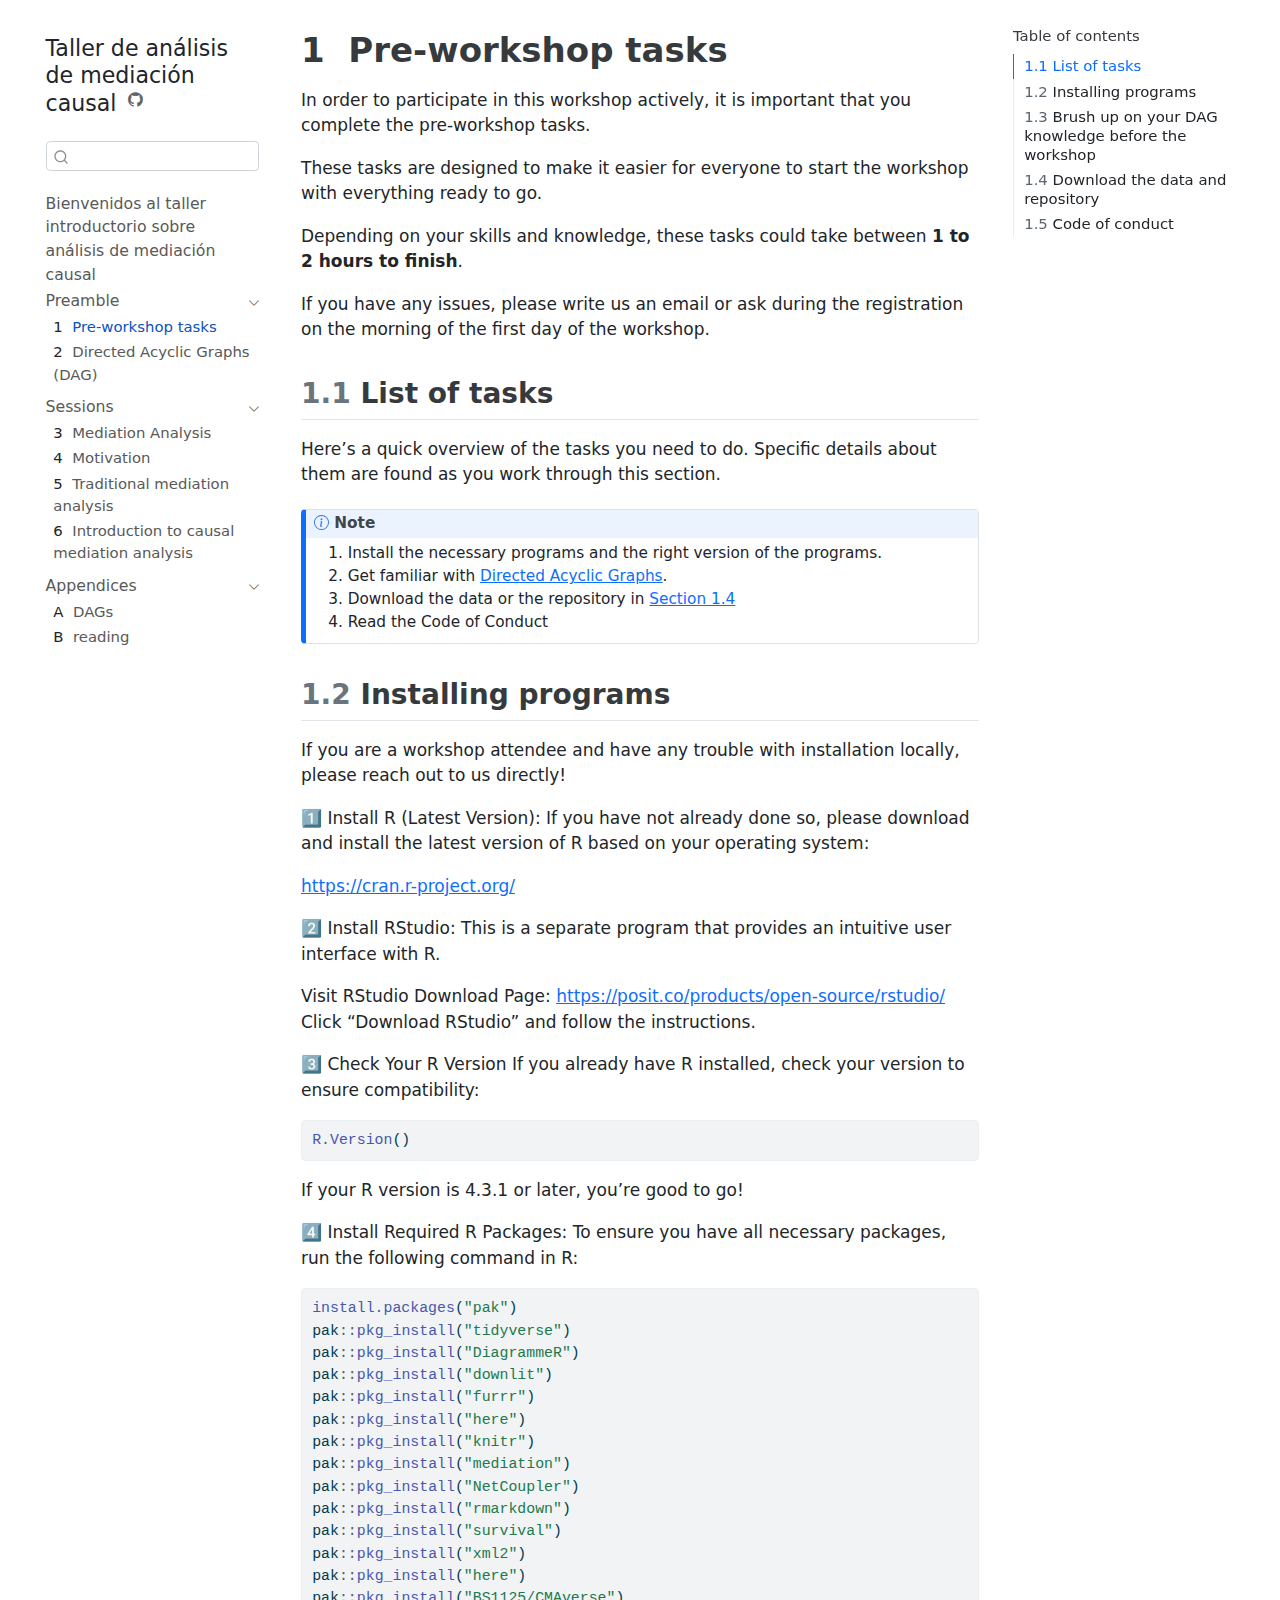
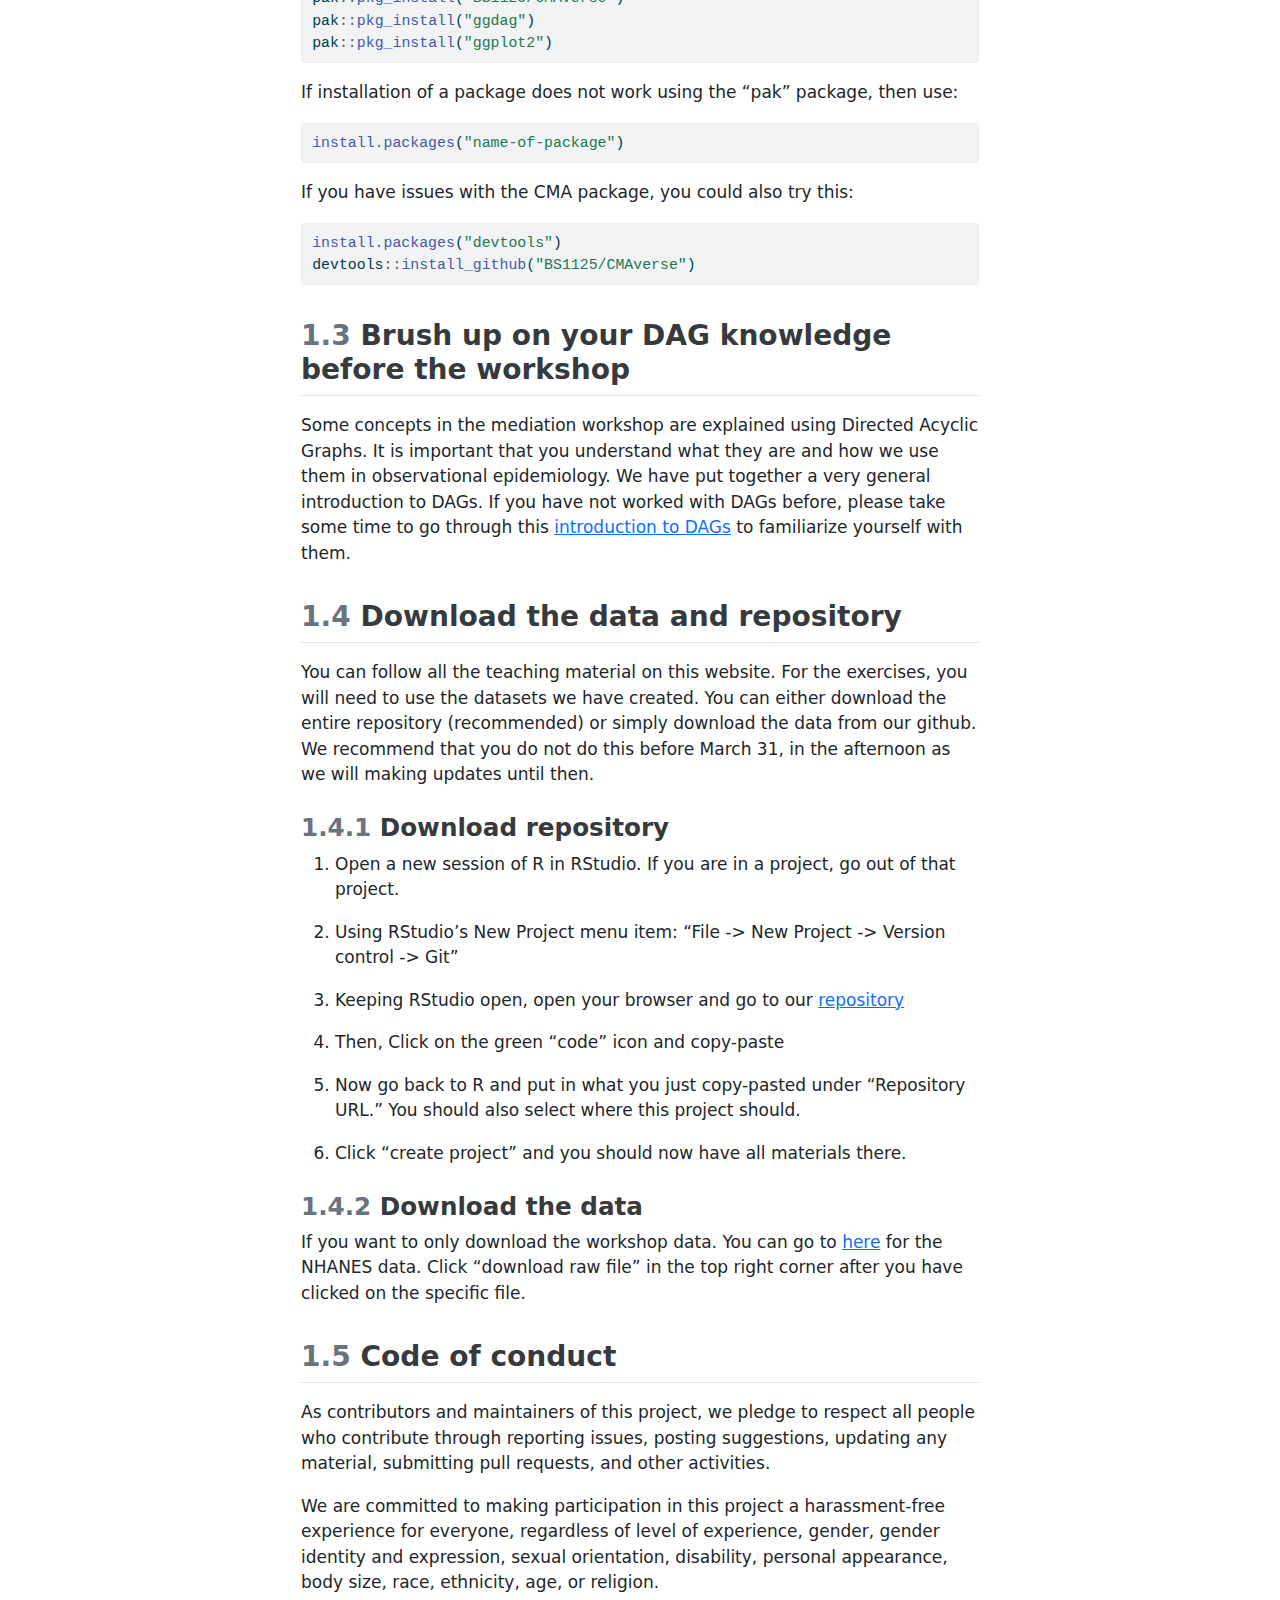
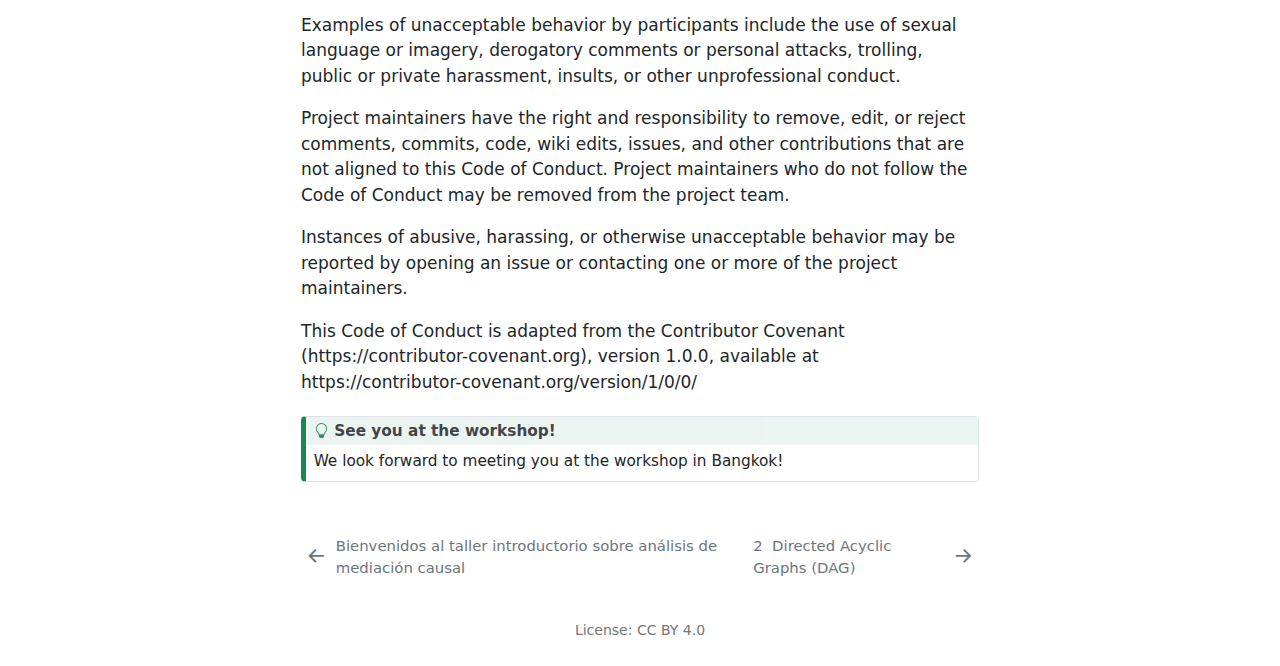
<file: preamble/precourse.html>
<!DOCTYPE html>
<html xmlns="http://www.w3.org/1999/xhtml" lang="en" xml:lang="en"><head>

<meta charset="utf-8">
<meta name="generator" content="quarto-1.3.450">

<meta name="viewport" content="width=device-width, initial-scale=1.0, user-scalable=yes">


<title>Taller de análisis de mediación causal - 1&nbsp; Pre-workshop tasks</title>
<style>
code{white-space: pre-wrap;}
span.smallcaps{font-variant: small-caps;}
div.columns{display: flex; gap: min(4vw, 1.5em);}
div.column{flex: auto; overflow-x: auto;}
div.hanging-indent{margin-left: 1.5em; text-indent: -1.5em;}
ul.task-list{list-style: none;}
ul.task-list li input[type="checkbox"] {
  width: 0.8em;
  margin: 0 0.8em 0.2em -1em; /* quarto-specific, see https://github.com/quarto-dev/quarto-cli/issues/4556 */ 
  vertical-align: middle;
}
/* CSS for syntax highlighting */
pre > code.sourceCode { white-space: pre; position: relative; }
pre > code.sourceCode > span { display: inline-block; line-height: 1.25; }
pre > code.sourceCode > span:empty { height: 1.2em; }
.sourceCode { overflow: visible; }
code.sourceCode > span { color: inherit; text-decoration: inherit; }
div.sourceCode { margin: 1em 0; }
pre.sourceCode { margin: 0; }
@media screen {
div.sourceCode { overflow: auto; }
}
@media print {
pre > code.sourceCode { white-space: pre-wrap; }
pre > code.sourceCode > span { text-indent: -5em; padding-left: 5em; }
}
pre.numberSource code
  { counter-reset: source-line 0; }
pre.numberSource code > span
  { position: relative; left: -4em; counter-increment: source-line; }
pre.numberSource code > span > a:first-child::before
  { content: counter(source-line);
    position: relative; left: -1em; text-align: right; vertical-align: baseline;
    border: none; display: inline-block;
    -webkit-touch-callout: none; -webkit-user-select: none;
    -khtml-user-select: none; -moz-user-select: none;
    -ms-user-select: none; user-select: none;
    padding: 0 4px; width: 4em;
  }
pre.numberSource { margin-left: 3em;  padding-left: 4px; }
div.sourceCode
  {   }
@media screen {
pre > code.sourceCode > span > a:first-child::before { text-decoration: underline; }
}
</style>


<script src="../site_libs/quarto-nav/quarto-nav.js"></script>
<script src="../site_libs/quarto-nav/headroom.min.js"></script>
<script src="../site_libs/clipboard/clipboard.min.js"></script>
<script src="../site_libs/quarto-search/autocomplete.umd.js"></script>
<script src="../site_libs/quarto-search/fuse.min.js"></script>
<script src="../site_libs/quarto-search/quarto-search.js"></script>
<meta name="quarto:offset" content="../">
<link href="../preamble/Introduction-to-DAGs.html" rel="next">
<link href="../index.html" rel="prev">
<script src="../site_libs/quarto-html/quarto.js"></script>
<script src="../site_libs/quarto-html/popper.min.js"></script>
<script src="../site_libs/quarto-html/tippy.umd.min.js"></script>
<script src="../site_libs/quarto-html/anchor.min.js"></script>
<link href="../site_libs/quarto-html/tippy.css" rel="stylesheet">
<link href="../site_libs/quarto-html/quarto-syntax-highlighting.css" rel="stylesheet" id="quarto-text-highlighting-styles">
<script src="../site_libs/bootstrap/bootstrap.min.js"></script>
<link href="../site_libs/bootstrap/bootstrap-icons.css" rel="stylesheet">
<link href="../site_libs/bootstrap/bootstrap.min.css" rel="stylesheet" id="quarto-bootstrap" data-mode="light">
<script id="quarto-search-options" type="application/json">{
  "location": "sidebar",
  "copy-button": false,
  "collapse-after": 3,
  "panel-placement": "start",
  "type": "textbox",
  "limit": 20,
  "language": {
    "search-no-results-text": "No results",
    "search-matching-documents-text": "matching documents",
    "search-copy-link-title": "Copy link to search",
    "search-hide-matches-text": "Hide additional matches",
    "search-more-match-text": "more match in this document",
    "search-more-matches-text": "more matches in this document",
    "search-clear-button-title": "Clear",
    "search-detached-cancel-button-title": "Cancel",
    "search-submit-button-title": "Submit",
    "search-label": "Search"
  }
}</script>


</head>

<body class="nav-sidebar floating">

<div id="quarto-search-results"></div>
  <header id="quarto-header" class="headroom fixed-top">
  <nav class="quarto-secondary-nav">
    <div class="container-fluid d-flex">
      <button type="button" class="quarto-btn-toggle btn" data-bs-toggle="collapse" data-bs-target="#quarto-sidebar,#quarto-sidebar-glass" aria-controls="quarto-sidebar" aria-expanded="false" aria-label="Toggle sidebar navigation" onclick="if (window.quartoToggleHeadroom) { window.quartoToggleHeadroom(); }">
        <i class="bi bi-layout-text-sidebar-reverse"></i>
      </button>
      <nav class="quarto-page-breadcrumbs" aria-label="breadcrumb"><ol class="breadcrumb"><li class="breadcrumb-item"><a href="../preamble/precourse.html">Preamble</a></li><li class="breadcrumb-item"><a href="../preamble/precourse.html"><span class="chapter-number">1</span>&nbsp; <span class="chapter-title">Pre-workshop tasks</span></a></li></ol></nav>
      <a class="flex-grow-1" role="button" data-bs-toggle="collapse" data-bs-target="#quarto-sidebar,#quarto-sidebar-glass" aria-controls="quarto-sidebar" aria-expanded="false" aria-label="Toggle sidebar navigation" onclick="if (window.quartoToggleHeadroom) { window.quartoToggleHeadroom(); }">      
      </a>
      <button type="button" class="btn quarto-search-button" aria-label="" onclick="window.quartoOpenSearch();">
        <i class="bi bi-search"></i>
      </button>
    </div>
  </nav>
</header>
<!-- content -->
<div id="quarto-content" class="quarto-container page-columns page-rows-contents page-layout-article">
<!-- sidebar -->
  <nav id="quarto-sidebar" class="sidebar collapse collapse-horizontal sidebar-navigation floating overflow-auto">
    <div class="pt-lg-2 mt-2 text-left sidebar-header">
    <div class="sidebar-title mb-0 py-0">
      <a href="../">Taller de análisis de mediación causal</a> 
        <div class="sidebar-tools-main">
    <a href="https://github.com/sdca-latam/mediation-course" rel="" title="Source Code" class="quarto-navigation-tool px-1" aria-label="Source Code"><i class="bi bi-github"></i></a>
</div>
    </div>
      </div>
        <div class="mt-2 flex-shrink-0 align-items-center">
        <div class="sidebar-search">
        <div id="quarto-search" class="" title="Search"></div>
        </div>
        </div>
    <div class="sidebar-menu-container"> 
    <ul class="list-unstyled mt-1">
        <li class="sidebar-item">
  <div class="sidebar-item-container"> 
  <a href="../index.html" class="sidebar-item-text sidebar-link">
 <span class="menu-text">Bienvenidos al taller introductorio sobre análisis de mediación causal</span></a>
  </div>
</li>
        <li class="sidebar-item sidebar-item-section">
      <div class="sidebar-item-container"> 
            <a class="sidebar-item-text sidebar-link text-start" data-bs-toggle="collapse" data-bs-target="#quarto-sidebar-section-1" aria-expanded="true">
 <span class="menu-text">Preamble</span></a>
          <a class="sidebar-item-toggle text-start" data-bs-toggle="collapse" data-bs-target="#quarto-sidebar-section-1" aria-expanded="true" aria-label="Toggle section">
            <i class="bi bi-chevron-right ms-2"></i>
          </a> 
      </div>
      <ul id="quarto-sidebar-section-1" class="collapse list-unstyled sidebar-section depth1 show">  
          <li class="sidebar-item">
  <div class="sidebar-item-container"> 
  <a href="../preamble/precourse.html" class="sidebar-item-text sidebar-link active">
 <span class="menu-text"><span class="chapter-number">1</span>&nbsp; <span class="chapter-title">Pre-workshop tasks</span></span></a>
  </div>
</li>
          <li class="sidebar-item">
  <div class="sidebar-item-container"> 
  <a href="../preamble/Introduction-to-DAGs.html" class="sidebar-item-text sidebar-link">
 <span class="menu-text"><span class="chapter-number">2</span>&nbsp; <span class="chapter-title">Directed Acyclic Graphs (DAG)</span></span></a>
  </div>
</li>
      </ul>
  </li>
        <li class="sidebar-item sidebar-item-section">
      <div class="sidebar-item-container"> 
            <a class="sidebar-item-text sidebar-link text-start" data-bs-toggle="collapse" data-bs-target="#quarto-sidebar-section-2" aria-expanded="true">
 <span class="menu-text">Sessions</span></a>
          <a class="sidebar-item-toggle text-start" data-bs-toggle="collapse" data-bs-target="#quarto-sidebar-section-2" aria-expanded="true" aria-label="Toggle section">
            <i class="bi bi-chevron-right ms-2"></i>
          </a> 
      </div>
      <ul id="quarto-sidebar-section-2" class="collapse list-unstyled sidebar-section depth1 show">  
          <li class="sidebar-item">
  <div class="sidebar-item-container"> 
  <a href="../sessions/welcome.html" class="sidebar-item-text sidebar-link">
 <span class="menu-text"><span class="chapter-number">3</span>&nbsp; <span class="chapter-title">Mediation Analysis</span></span></a>
  </div>
</li>
          <li class="sidebar-item">
  <div class="sidebar-item-container"> 
  <a href="../sessions/motivation.html" class="sidebar-item-text sidebar-link">
 <span class="menu-text"><span class="chapter-number">4</span>&nbsp; <span class="chapter-title">Motivation</span></span></a>
  </div>
</li>
          <li class="sidebar-item">
  <div class="sidebar-item-container"> 
  <a href="../sessions/traditional-mediation-analysis.html" class="sidebar-item-text sidebar-link">
 <span class="menu-text"><span class="chapter-number">5</span>&nbsp; <span class="chapter-title">Traditional mediation analysis</span></span></a>
  </div>
</li>
          <li class="sidebar-item">
  <div class="sidebar-item-container"> 
  <a href="../sessions/causal-mediation-analysis-introduction.html" class="sidebar-item-text sidebar-link">
 <span class="menu-text"><span class="chapter-number">6</span>&nbsp; <span class="chapter-title">Introduction to causal mediation analysis</span></span></a>
  </div>
</li>
      </ul>
  </li>
        <li class="sidebar-item sidebar-item-section">
      <div class="sidebar-item-container"> 
            <a class="sidebar-item-text sidebar-link text-start" data-bs-toggle="collapse" data-bs-target="#quarto-sidebar-section-3" aria-expanded="true">
 <span class="menu-text">Appendices</span></a>
          <a class="sidebar-item-toggle text-start" data-bs-toggle="collapse" data-bs-target="#quarto-sidebar-section-3" aria-expanded="true" aria-label="Toggle section">
            <i class="bi bi-chevron-right ms-2"></i>
          </a> 
      </div>
      <ul id="quarto-sidebar-section-3" class="collapse list-unstyled sidebar-section depth1 show">  
          <li class="sidebar-item">
  <div class="sidebar-item-container"> 
  <a href="../appendix/dags.html" class="sidebar-item-text sidebar-link">
 <span class="menu-text"><span class="chapter-number">A</span>&nbsp; <span class="chapter-title">DAGs</span></span></a>
  </div>
</li>
          <li class="sidebar-item">
  <div class="sidebar-item-container"> 
  <a href="../appendix/reading-list.html" class="sidebar-item-text sidebar-link">
 <span class="menu-text"><span class="chapter-number">B</span>&nbsp; <span class="chapter-title">reading</span></span></a>
  </div>
</li>
      </ul>
  </li>
    </ul>
    </div>
</nav>
<div id="quarto-sidebar-glass" data-bs-toggle="collapse" data-bs-target="#quarto-sidebar,#quarto-sidebar-glass"></div>
<!-- margin-sidebar -->
    <div id="quarto-margin-sidebar" class="sidebar margin-sidebar">
        <nav id="TOC" role="doc-toc" class="toc-active">
    <h2 id="toc-title">Table of contents</h2>
   
  <ul>
  <li><a href="#list-of-tasks" id="toc-list-of-tasks" class="nav-link active" data-scroll-target="#list-of-tasks"><span class="header-section-number">1.1</span> List of tasks</a></li>
  <li><a href="#sec-intall-r-packages" id="toc-sec-intall-r-packages" class="nav-link" data-scroll-target="#sec-intall-r-packages"><span class="header-section-number">1.2</span> Installing programs</a></li>
  <li><a href="#brush-up-on-your-dag-knowledge-before-the-workshop" id="toc-brush-up-on-your-dag-knowledge-before-the-workshop" class="nav-link" data-scroll-target="#brush-up-on-your-dag-knowledge-before-the-workshop"><span class="header-section-number">1.3</span> Brush up on your DAG knowledge before the workshop</a></li>
  <li><a href="#sec-download-data" id="toc-sec-download-data" class="nav-link" data-scroll-target="#sec-download-data"><span class="header-section-number">1.4</span> Download the data and repository</a>
  <ul class="collapse">
  <li><a href="#download-repository" id="toc-download-repository" class="nav-link" data-scroll-target="#download-repository"><span class="header-section-number">1.4.1</span> Download repository</a></li>
  <li><a href="#download-the-data" id="toc-download-the-data" class="nav-link" data-scroll-target="#download-the-data"><span class="header-section-number">1.4.2</span> Download the data</a></li>
  </ul></li>
  <li><a href="#sec-code-of-conduct" id="toc-sec-code-of-conduct" class="nav-link" data-scroll-target="#sec-code-of-conduct"><span class="header-section-number">1.5</span> Code of conduct</a></li>
  </ul>
</nav>
    </div>
<!-- main -->
<main class="content" id="quarto-document-content">

<header id="title-block-header" class="quarto-title-block default">
<div class="quarto-title">
<h1 class="title"><span id="sec-pre-workshop" class="quarto-section-identifier"><span class="chapter-number">1</span>&nbsp; <span class="chapter-title">Pre-workshop tasks</span></span></h1>
</div>



<div class="quarto-title-meta">

    
  
    
  </div>
  

</header>

<p>In order to participate in this workshop actively, it is important that you complete the pre-workshop tasks.</p>
<p>These tasks are designed to make it easier for everyone to start the workshop with everything ready to go.</p>
<p>Depending on your skills and knowledge, these tasks could take between <strong>1 to 2 hours to finish</strong>.</p>
<p>If you have any issues, please write us an email or ask during the registration on the morning of the first day of the workshop.</p>
<section id="list-of-tasks" class="level2" data-number="1.1">
<h2 data-number="1.1" class="anchored" data-anchor-id="list-of-tasks"><span class="header-section-number">1.1</span> List of tasks</h2>
<p>Here’s a quick overview of the tasks you need to do. Specific details about them are found as you work through this section.</p>
<div class="callout callout-style-default callout-note callout-titled">
<div class="callout-header d-flex align-content-center">
<div class="callout-icon-container">
<i class="callout-icon"></i>
</div>
<div class="callout-title-container flex-fill">
Note
</div>
</div>
<div class="callout-body-container callout-body">
<ol type="1">
<li>Install the necessary programs and the right version of the programs.</li>
<li>Get familiar with <a href="../preamble/Introduction-to-DAGs.html">Directed Acyclic Graphs</a>.</li>
<li>Download the data or the repository in <a href="#sec-download-data"><span>Section&nbsp;1.4</span></a></li>
<li>Read the Code of Conduct</li>
</ol>
</div>
</div>
</section>
<section id="sec-intall-r-packages" class="level2" data-number="1.2">
<h2 data-number="1.2" class="anchored" data-anchor-id="sec-intall-r-packages"><span class="header-section-number">1.2</span> Installing programs</h2>
<p>If you are a workshop attendee and have any trouble with installation locally, please reach out to us directly!</p>
<p>1️⃣ Install R (Latest Version): If you have not already done so, please download and install the latest version of R based on your operating system:</p>
<p><a href="https://cran.r-project.org/" class="uri">https://cran.r-project.org/</a></p>
<p>2️⃣ Install RStudio: This is a separate program that provides an intuitive user interface with R.</p>
<p>Visit RStudio Download Page: <a href="https://posit.co/products/open-source/rstudio/" class="uri">https://posit.co/products/open-source/rstudio/</a> Click “Download RStudio” and follow the instructions.</p>
<p>3️⃣ Check Your R Version If you already have R installed, check your version to ensure compatibility:</p>
<div class="sourceCode cell-code" id="cb1"><pre class="sourceCode r code-with-copy"><code class="sourceCode r"><span id="cb1-1"><a href="#cb1-1" aria-hidden="true" tabindex="-1"></a><span class="fu">R.Version</span>()</span></code><button title="Copy to Clipboard" class="code-copy-button"><i class="bi"></i></button></pre></div>
<p>If your R version is 4.3.1 or later, you’re good to go!</p>
<p>4️⃣ Install Required R Packages: To ensure you have all necessary packages, run the following command in R:</p>
<div class="cell">
<div class="sourceCode cell-code" id="cb2"><pre class="sourceCode r code-with-copy"><code class="sourceCode r"><span id="cb2-1"><a href="#cb2-1" aria-hidden="true" tabindex="-1"></a><span class="fu">install.packages</span>(<span class="st">"pak"</span>)</span>
<span id="cb2-2"><a href="#cb2-2" aria-hidden="true" tabindex="-1"></a>pak<span class="sc">::</span><span class="fu">pkg_install</span>(<span class="st">"tidyverse"</span>)</span>
<span id="cb2-3"><a href="#cb2-3" aria-hidden="true" tabindex="-1"></a>pak<span class="sc">::</span><span class="fu">pkg_install</span>(<span class="st">"DiagrammeR"</span>)</span>
<span id="cb2-4"><a href="#cb2-4" aria-hidden="true" tabindex="-1"></a>pak<span class="sc">::</span><span class="fu">pkg_install</span>(<span class="st">"downlit"</span>)</span>
<span id="cb2-5"><a href="#cb2-5" aria-hidden="true" tabindex="-1"></a>pak<span class="sc">::</span><span class="fu">pkg_install</span>(<span class="st">"furrr"</span>)</span>
<span id="cb2-6"><a href="#cb2-6" aria-hidden="true" tabindex="-1"></a>pak<span class="sc">::</span><span class="fu">pkg_install</span>(<span class="st">"here"</span>)</span>
<span id="cb2-7"><a href="#cb2-7" aria-hidden="true" tabindex="-1"></a>pak<span class="sc">::</span><span class="fu">pkg_install</span>(<span class="st">"knitr"</span>)</span>
<span id="cb2-8"><a href="#cb2-8" aria-hidden="true" tabindex="-1"></a>pak<span class="sc">::</span><span class="fu">pkg_install</span>(<span class="st">"mediation"</span>)</span>
<span id="cb2-9"><a href="#cb2-9" aria-hidden="true" tabindex="-1"></a>pak<span class="sc">::</span><span class="fu">pkg_install</span>(<span class="st">"NetCoupler"</span>)</span>
<span id="cb2-10"><a href="#cb2-10" aria-hidden="true" tabindex="-1"></a>pak<span class="sc">::</span><span class="fu">pkg_install</span>(<span class="st">"rmarkdown"</span>)</span>
<span id="cb2-11"><a href="#cb2-11" aria-hidden="true" tabindex="-1"></a>pak<span class="sc">::</span><span class="fu">pkg_install</span>(<span class="st">"survival"</span>)</span>
<span id="cb2-12"><a href="#cb2-12" aria-hidden="true" tabindex="-1"></a>pak<span class="sc">::</span><span class="fu">pkg_install</span>(<span class="st">"xml2"</span>)</span>
<span id="cb2-13"><a href="#cb2-13" aria-hidden="true" tabindex="-1"></a>pak<span class="sc">::</span><span class="fu">pkg_install</span>(<span class="st">"here"</span>)</span>
<span id="cb2-14"><a href="#cb2-14" aria-hidden="true" tabindex="-1"></a>pak<span class="sc">::</span><span class="fu">pkg_install</span>(<span class="st">"BS1125/CMAverse"</span>)</span>
<span id="cb2-15"><a href="#cb2-15" aria-hidden="true" tabindex="-1"></a>pak<span class="sc">::</span><span class="fu">pkg_install</span>(<span class="st">"ggdag"</span>)</span>
<span id="cb2-16"><a href="#cb2-16" aria-hidden="true" tabindex="-1"></a>pak<span class="sc">::</span><span class="fu">pkg_install</span>(<span class="st">"ggplot2"</span>)</span></code><button title="Copy to Clipboard" class="code-copy-button"><i class="bi"></i></button></pre></div>
</div>
<p>If installation of a package does not work using the “pak” package, then use:</p>
<div class="sourceCode cell-code" id="cb3"><pre class="sourceCode r code-with-copy"><code class="sourceCode r"><span id="cb3-1"><a href="#cb3-1" aria-hidden="true" tabindex="-1"></a><span class="fu">install.packages</span>(<span class="st">"name-of-package"</span>)</span></code><button title="Copy to Clipboard" class="code-copy-button"><i class="bi"></i></button></pre></div>
<p>If you have issues with the CMA package, you could also try this:</p>
<div class="sourceCode cell-code" id="cb4"><pre class="sourceCode r code-with-copy"><code class="sourceCode r"><span id="cb4-1"><a href="#cb4-1" aria-hidden="true" tabindex="-1"></a><span class="fu">install.packages</span>(<span class="st">"devtools"</span>)</span>
<span id="cb4-2"><a href="#cb4-2" aria-hidden="true" tabindex="-1"></a>devtools<span class="sc">::</span><span class="fu">install_github</span>(<span class="st">"BS1125/CMAverse"</span>)</span></code><button title="Copy to Clipboard" class="code-copy-button"><i class="bi"></i></button></pre></div>
</section>
<section id="brush-up-on-your-dag-knowledge-before-the-workshop" class="level2" data-number="1.3">
<h2 data-number="1.3" class="anchored" data-anchor-id="brush-up-on-your-dag-knowledge-before-the-workshop"><span class="header-section-number">1.3</span> Brush up on your DAG knowledge before the workshop</h2>
<p>Some concepts in the mediation workshop are explained using Directed Acyclic Graphs. It is important that you understand what they are and how we use them in observational epidemiology. We have put together a very general introduction to DAGs. If you have not worked with DAGs before, please take some time to go through this <a href="../preamble/Introduction-to-DAGs.html">introduction to DAGs</a> to familiarize yourself with them.</p>
</section>
<section id="sec-download-data" class="level2" data-number="1.4">
<h2 data-number="1.4" class="anchored" data-anchor-id="sec-download-data"><span class="header-section-number">1.4</span> Download the data and repository</h2>
<p>You can follow all the teaching material on this website. For the exercises, you will need to use the datasets we have created. You can either download the entire repository (recommended) or simply download the data from our github. We recommend that you do not do this before March 31, in the afternoon as we will making updates until then.</p>
<section id="download-repository" class="level3" data-number="1.4.1">
<h3 data-number="1.4.1" class="anchored" data-anchor-id="download-repository"><span class="header-section-number">1.4.1</span> Download repository</h3>
<ol type="1">
<li><p>Open a new session of R in RStudio. If you are in a project, go out of that project.</p></li>
<li><p>Using RStudio’s New Project menu item: “File -&gt; New Project -&gt; Version control -&gt; Git”</p></li>
<li><p>Keeping RStudio open, open your browser and go to our <a href="https://github.com/steno-aarhus/IDEG-mediation-course.git">repository</a></p></li>
<li><p>Then, Click on the green “code” icon and copy-paste</p></li>
<li><p>Now go back to R and put in what you just copy-pasted under “Repository URL.” You should also select where this project should.</p></li>
<li><p>Click “create project” and you should now have all materials there.</p></li>
</ol>
</section>
<section id="download-the-data" class="level3" data-number="1.4.2">
<h3 data-number="1.4.2" class="anchored" data-anchor-id="download-the-data"><span class="header-section-number">1.4.2</span> Download the data</h3>
<p>If you want to only download the workshop data. You can go to <a href="https://github.com/steno-aarhus/mediation-analysis-course/tree/main/data">here</a> for the NHANES data. Click “download raw file” in the top right corner after you have clicked on the specific file.</p>
</section>
</section>
<section id="sec-code-of-conduct" class="level2" data-number="1.5">
<h2 data-number="1.5" class="anchored" data-anchor-id="sec-code-of-conduct"><span class="header-section-number">1.5</span> Code of conduct</h2>
<p>As contributors and maintainers of this project, we pledge to respect all people who contribute through reporting issues, posting suggestions, updating any material, submitting pull requests, and other activities.</p>
<p>We are committed to making participation in this project a harassment-free experience for everyone, regardless of level of experience, gender, gender identity and expression, sexual orientation, disability, personal appearance, body size, race, ethnicity, age, or religion.</p>
<p>Examples of unacceptable behavior by participants include the use of sexual language or imagery, derogatory comments or personal attacks, trolling, public or private harassment, insults, or other unprofessional conduct.</p>
<p>Project maintainers have the right and responsibility to remove, edit, or reject comments, commits, code, wiki edits, issues, and other contributions that are not aligned to this Code of Conduct. Project maintainers who do not follow the Code of Conduct may be removed from the project team.</p>
<p>Instances of abusive, harassing, or otherwise unacceptable behavior may be reported by opening an issue or contacting one or more of the project maintainers.</p>
<p>This Code of Conduct is adapted from the Contributor Covenant (https://contributor-covenant.org), version 1.0.0, available at https://contributor-covenant.org/version/1/0/0/</p>
<div class="callout callout-style-default callout-tip callout-titled">
<div class="callout-header d-flex align-content-center">
<div class="callout-icon-container">
<i class="callout-icon"></i>
</div>
<div class="callout-title-container flex-fill">
See you at the workshop!
</div>
</div>
<div class="callout-body-container callout-body">
<p>We look forward to meeting you at the workshop in Bangkok!</p>
</div>
</div>


</section>

</main> <!-- /main -->
<script id="quarto-html-after-body" type="application/javascript">
window.document.addEventListener("DOMContentLoaded", function (event) {
  const toggleBodyColorMode = (bsSheetEl) => {
    const mode = bsSheetEl.getAttribute("data-mode");
    const bodyEl = window.document.querySelector("body");
    if (mode === "dark") {
      bodyEl.classList.add("quarto-dark");
      bodyEl.classList.remove("quarto-light");
    } else {
      bodyEl.classList.add("quarto-light");
      bodyEl.classList.remove("quarto-dark");
    }
  }
  const toggleBodyColorPrimary = () => {
    const bsSheetEl = window.document.querySelector("link#quarto-bootstrap");
    if (bsSheetEl) {
      toggleBodyColorMode(bsSheetEl);
    }
  }
  toggleBodyColorPrimary();  
  const icon = "";
  const anchorJS = new window.AnchorJS();
  anchorJS.options = {
    placement: 'right',
    icon: icon
  };
  anchorJS.add('.anchored');
  const isCodeAnnotation = (el) => {
    for (const clz of el.classList) {
      if (clz.startsWith('code-annotation-')) {                     
        return true;
      }
    }
    return false;
  }
  const clipboard = new window.ClipboardJS('.code-copy-button', {
    text: function(trigger) {
      const codeEl = trigger.previousElementSibling.cloneNode(true);
      for (const childEl of codeEl.children) {
        if (isCodeAnnotation(childEl)) {
          childEl.remove();
        }
      }
      return codeEl.innerText;
    }
  });
  clipboard.on('success', function(e) {
    // button target
    const button = e.trigger;
    // don't keep focus
    button.blur();
    // flash "checked"
    button.classList.add('code-copy-button-checked');
    var currentTitle = button.getAttribute("title");
    button.setAttribute("title", "Copied!");
    let tooltip;
    if (window.bootstrap) {
      button.setAttribute("data-bs-toggle", "tooltip");
      button.setAttribute("data-bs-placement", "left");
      button.setAttribute("data-bs-title", "Copied!");
      tooltip = new bootstrap.Tooltip(button, 
        { trigger: "manual", 
          customClass: "code-copy-button-tooltip",
          offset: [0, -8]});
      tooltip.show();    
    }
    setTimeout(function() {
      if (tooltip) {
        tooltip.hide();
        button.removeAttribute("data-bs-title");
        button.removeAttribute("data-bs-toggle");
        button.removeAttribute("data-bs-placement");
      }
      button.setAttribute("title", currentTitle);
      button.classList.remove('code-copy-button-checked');
    }, 1000);
    // clear code selection
    e.clearSelection();
  });
  function tippyHover(el, contentFn) {
    const config = {
      allowHTML: true,
      content: contentFn,
      maxWidth: 500,
      delay: 100,
      arrow: false,
      appendTo: function(el) {
          return el.parentElement;
      },
      interactive: true,
      interactiveBorder: 10,
      theme: 'quarto',
      placement: 'bottom-start'
    };
    window.tippy(el, config); 
  }
  const noterefs = window.document.querySelectorAll('a[role="doc-noteref"]');
  for (var i=0; i<noterefs.length; i++) {
    const ref = noterefs[i];
    tippyHover(ref, function() {
      // use id or data attribute instead here
      let href = ref.getAttribute('data-footnote-href') || ref.getAttribute('href');
      try { href = new URL(href).hash; } catch {}
      const id = href.replace(/^#\/?/, "");
      const note = window.document.getElementById(id);
      return note.innerHTML;
    });
  }
      let selectedAnnoteEl;
      const selectorForAnnotation = ( cell, annotation) => {
        let cellAttr = 'data-code-cell="' + cell + '"';
        let lineAttr = 'data-code-annotation="' +  annotation + '"';
        const selector = 'span[' + cellAttr + '][' + lineAttr + ']';
        return selector;
      }
      const selectCodeLines = (annoteEl) => {
        const doc = window.document;
        const targetCell = annoteEl.getAttribute("data-target-cell");
        const targetAnnotation = annoteEl.getAttribute("data-target-annotation");
        const annoteSpan = window.document.querySelector(selectorForAnnotation(targetCell, targetAnnotation));
        const lines = annoteSpan.getAttribute("data-code-lines").split(",");
        const lineIds = lines.map((line) => {
          return targetCell + "-" + line;
        })
        let top = null;
        let height = null;
        let parent = null;
        if (lineIds.length > 0) {
            //compute the position of the single el (top and bottom and make a div)
            const el = window.document.getElementById(lineIds[0]);
            top = el.offsetTop;
            height = el.offsetHeight;
            parent = el.parentElement.parentElement;
          if (lineIds.length > 1) {
            const lastEl = window.document.getElementById(lineIds[lineIds.length - 1]);
            const bottom = lastEl.offsetTop + lastEl.offsetHeight;
            height = bottom - top;
          }
          if (top !== null && height !== null && parent !== null) {
            // cook up a div (if necessary) and position it 
            let div = window.document.getElementById("code-annotation-line-highlight");
            if (div === null) {
              div = window.document.createElement("div");
              div.setAttribute("id", "code-annotation-line-highlight");
              div.style.position = 'absolute';
              parent.appendChild(div);
            }
            div.style.top = top - 2 + "px";
            div.style.height = height + 4 + "px";
            let gutterDiv = window.document.getElementById("code-annotation-line-highlight-gutter");
            if (gutterDiv === null) {
              gutterDiv = window.document.createElement("div");
              gutterDiv.setAttribute("id", "code-annotation-line-highlight-gutter");
              gutterDiv.style.position = 'absolute';
              const codeCell = window.document.getElementById(targetCell);
              const gutter = codeCell.querySelector('.code-annotation-gutter');
              gutter.appendChild(gutterDiv);
            }
            gutterDiv.style.top = top - 2 + "px";
            gutterDiv.style.height = height + 4 + "px";
          }
          selectedAnnoteEl = annoteEl;
        }
      };
      const unselectCodeLines = () => {
        const elementsIds = ["code-annotation-line-highlight", "code-annotation-line-highlight-gutter"];
        elementsIds.forEach((elId) => {
          const div = window.document.getElementById(elId);
          if (div) {
            div.remove();
          }
        });
        selectedAnnoteEl = undefined;
      };
      // Attach click handler to the DT
      const annoteDls = window.document.querySelectorAll('dt[data-target-cell]');
      for (const annoteDlNode of annoteDls) {
        annoteDlNode.addEventListener('click', (event) => {
          const clickedEl = event.target;
          if (clickedEl !== selectedAnnoteEl) {
            unselectCodeLines();
            const activeEl = window.document.querySelector('dt[data-target-cell].code-annotation-active');
            if (activeEl) {
              activeEl.classList.remove('code-annotation-active');
            }
            selectCodeLines(clickedEl);
            clickedEl.classList.add('code-annotation-active');
          } else {
            // Unselect the line
            unselectCodeLines();
            clickedEl.classList.remove('code-annotation-active');
          }
        });
      }
  const findCites = (el) => {
    const parentEl = el.parentElement;
    if (parentEl) {
      const cites = parentEl.dataset.cites;
      if (cites) {
        return {
          el,
          cites: cites.split(' ')
        };
      } else {
        return findCites(el.parentElement)
      }
    } else {
      return undefined;
    }
  };
  var bibliorefs = window.document.querySelectorAll('a[role="doc-biblioref"]');
  for (var i=0; i<bibliorefs.length; i++) {
    const ref = bibliorefs[i];
    const citeInfo = findCites(ref);
    if (citeInfo) {
      tippyHover(citeInfo.el, function() {
        var popup = window.document.createElement('div');
        citeInfo.cites.forEach(function(cite) {
          var citeDiv = window.document.createElement('div');
          citeDiv.classList.add('hanging-indent');
          citeDiv.classList.add('csl-entry');
          var biblioDiv = window.document.getElementById('ref-' + cite);
          if (biblioDiv) {
            citeDiv.innerHTML = biblioDiv.innerHTML;
          }
          popup.appendChild(citeDiv);
        });
        return popup.innerHTML;
      });
    }
  }
});
</script>
<nav class="page-navigation">
  <div class="nav-page nav-page-previous">
      <a href="../index.html" class="pagination-link">
        <i class="bi bi-arrow-left-short"></i> <span class="nav-page-text">Bienvenidos al taller introductorio sobre análisis de mediación causal</span>
      </a>          
  </div>
  <div class="nav-page nav-page-next">
      <a href="../preamble/Introduction-to-DAGs.html" class="pagination-link">
        <span class="nav-page-text"><span class="chapter-number">2</span>&nbsp; <span class="chapter-title">Directed Acyclic Graphs (DAG)</span></span> <i class="bi bi-arrow-right-short"></i>
      </a>
  </div>
</nav>
</div> <!-- /content -->
<footer class="footer">
  <div class="nav-footer">
    <div class="nav-footer-left">
      &nbsp;
    </div>   
    <div class="nav-footer-center">
      <ul class="footer-items list-unstyled">
    <li class="nav-item">
 License: CC BY 4.0
  </li>  
</ul>
    </div>
    <div class="nav-footer-right">
      &nbsp;
    </div>
  </div>
</footer>



</body></html>
</file>
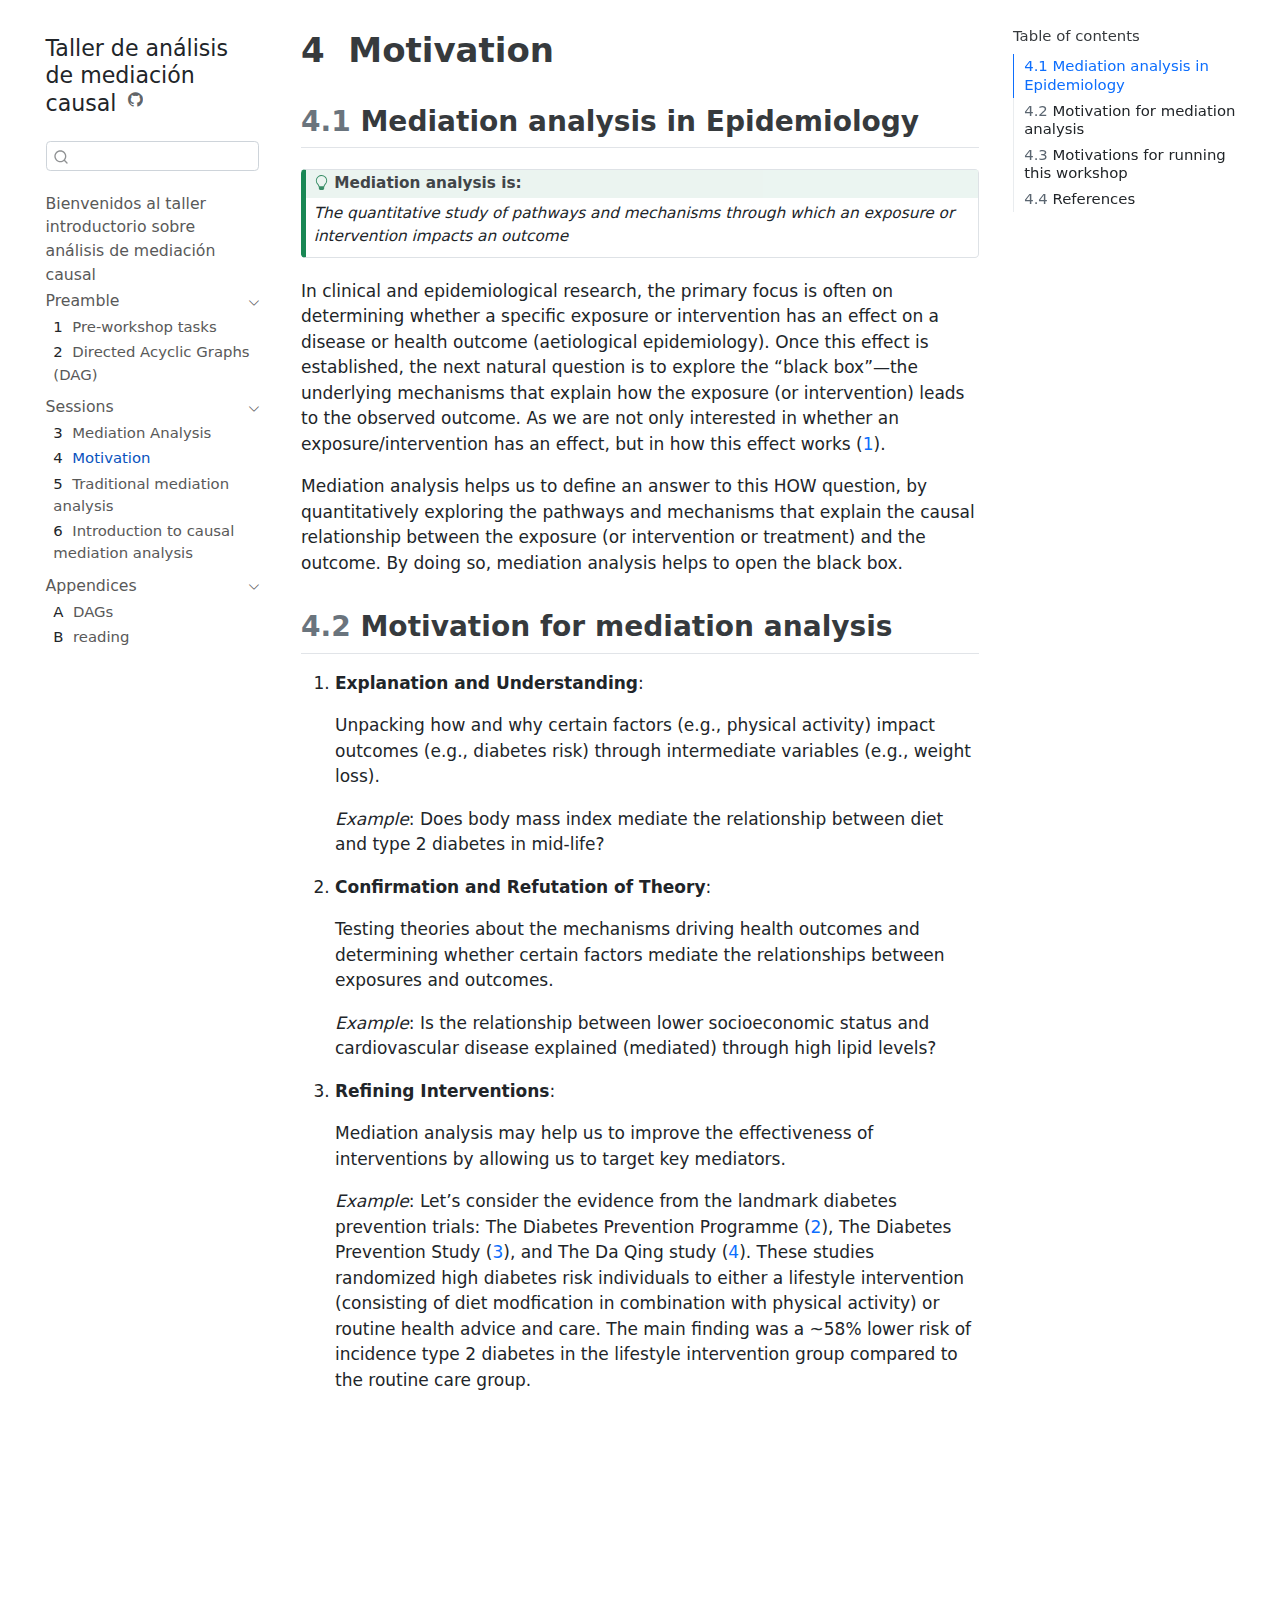
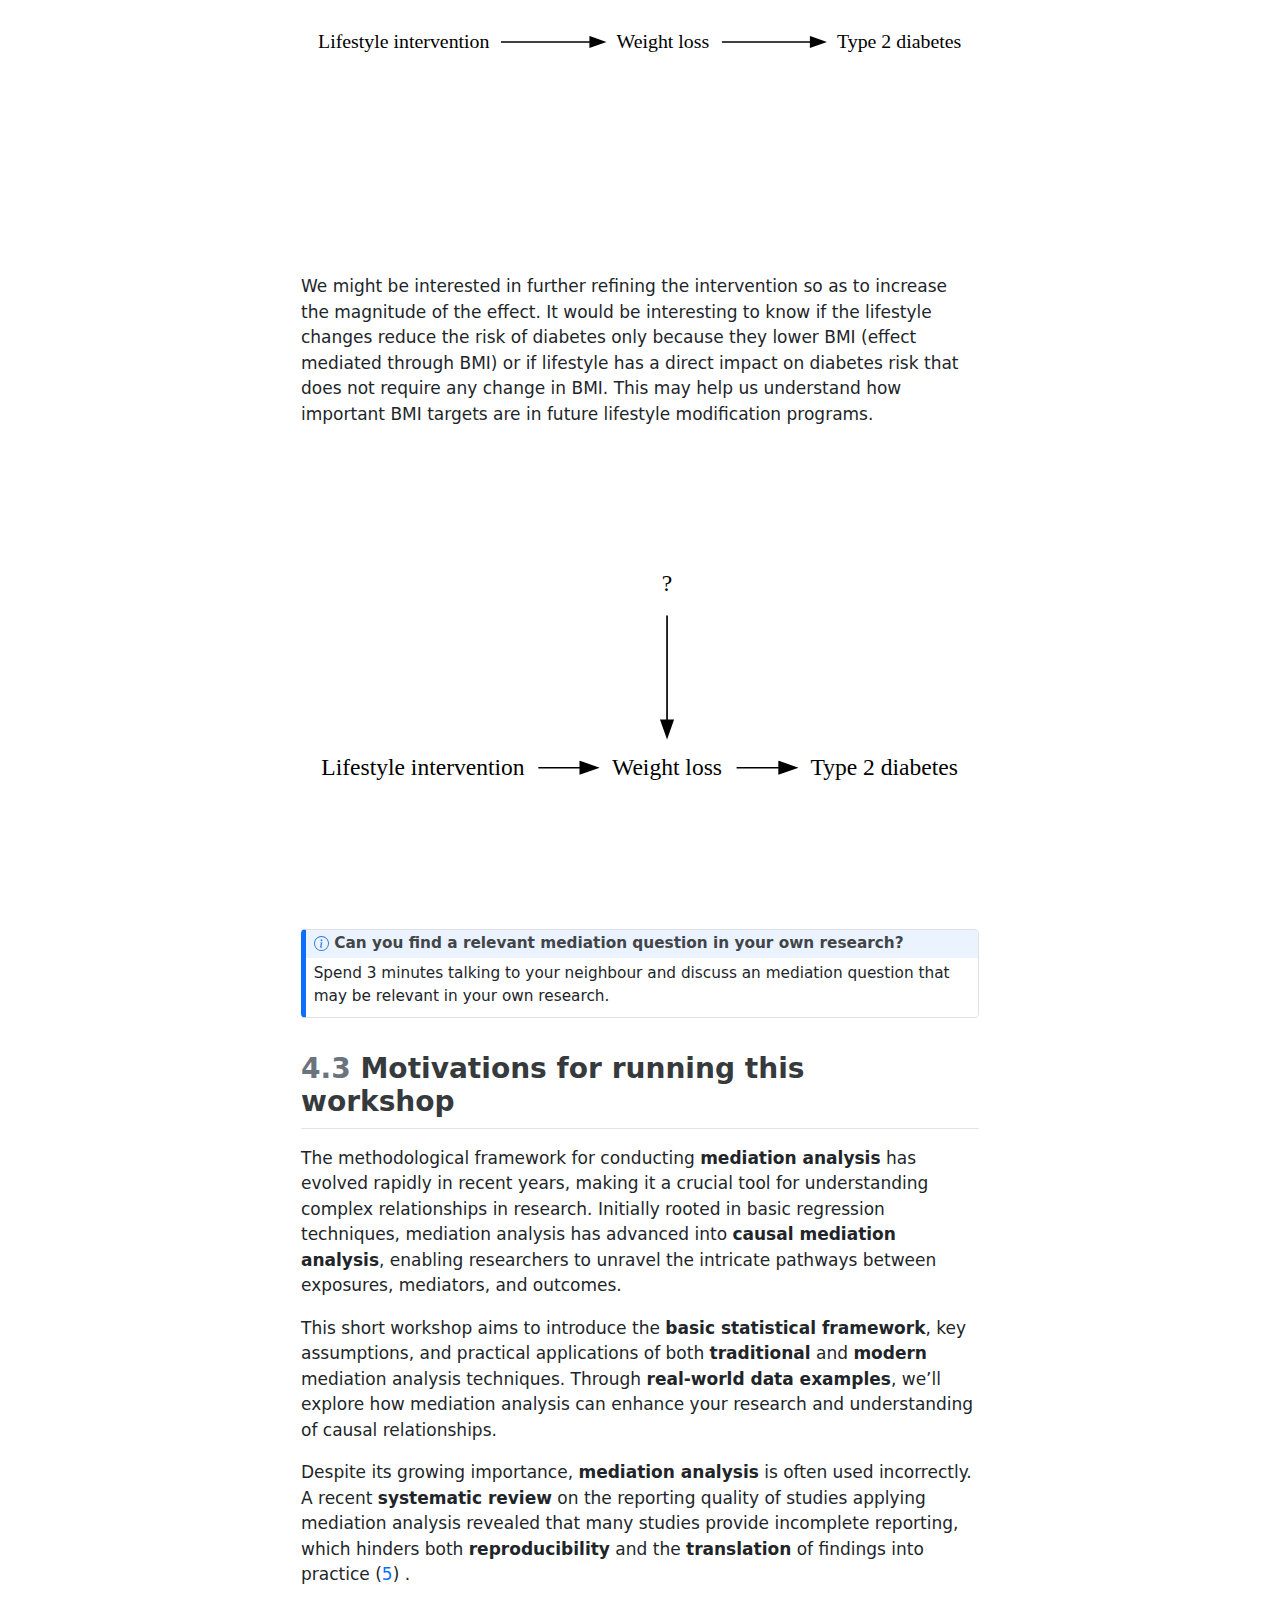
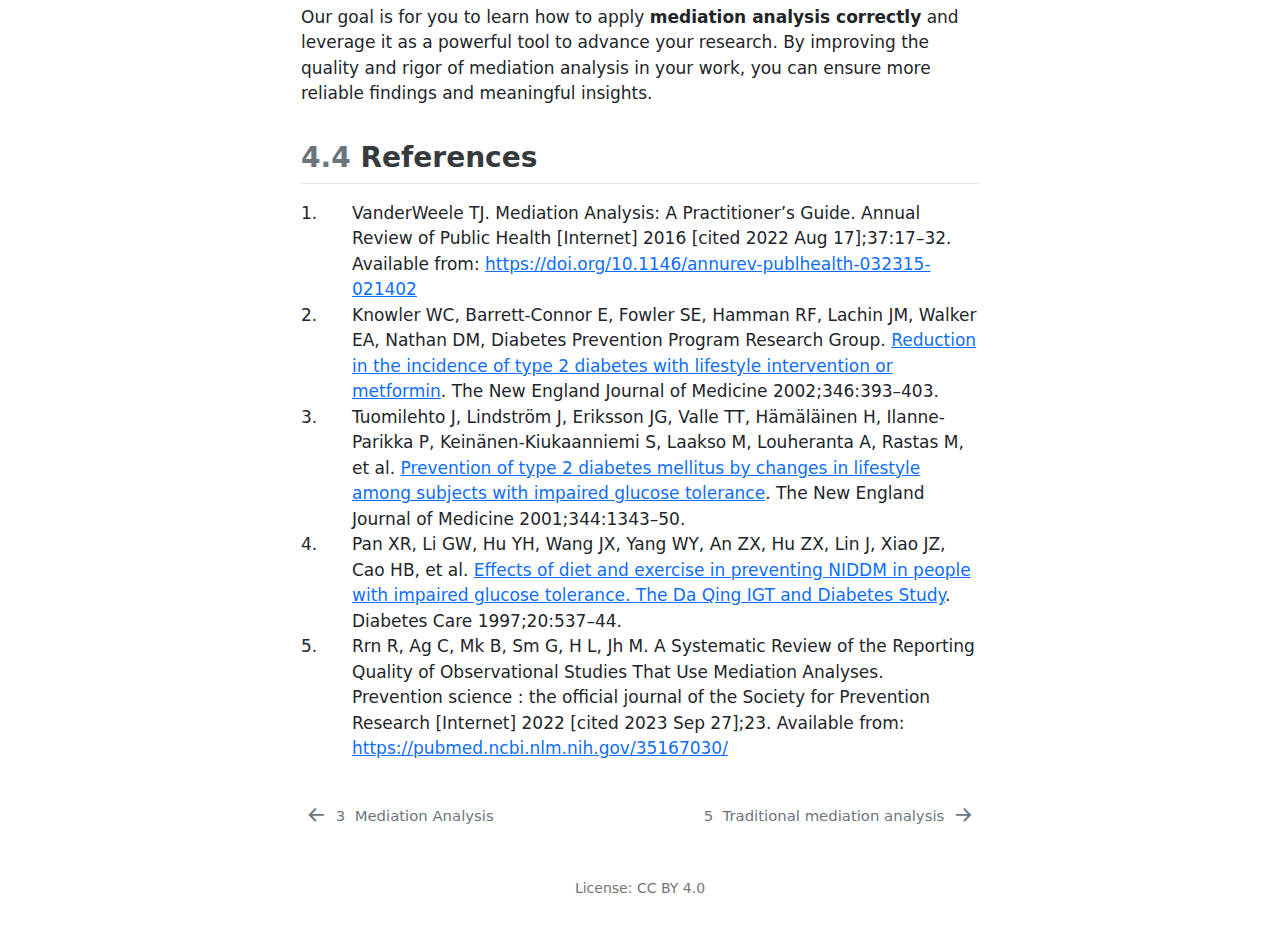
<file: sessions/motivation.html>
<!DOCTYPE html>
<html xmlns="http://www.w3.org/1999/xhtml" lang="en" xml:lang="en"><head>

<meta charset="utf-8">
<meta name="generator" content="quarto-1.3.450">

<meta name="viewport" content="width=device-width, initial-scale=1.0, user-scalable=yes">


<title>Taller de análisis de mediación causal - 4&nbsp; Motivation</title>
<style>
code{white-space: pre-wrap;}
span.smallcaps{font-variant: small-caps;}
div.columns{display: flex; gap: min(4vw, 1.5em);}
div.column{flex: auto; overflow-x: auto;}
div.hanging-indent{margin-left: 1.5em; text-indent: -1.5em;}
ul.task-list{list-style: none;}
ul.task-list li input[type="checkbox"] {
  width: 0.8em;
  margin: 0 0.8em 0.2em -1em; /* quarto-specific, see https://github.com/quarto-dev/quarto-cli/issues/4556 */ 
  vertical-align: middle;
}
/* CSS for citations */
div.csl-bib-body { }
div.csl-entry {
  clear: both;
}
.hanging-indent div.csl-entry {
  margin-left:2em;
  text-indent:-2em;
}
div.csl-left-margin {
  min-width:2em;
  float:left;
}
div.csl-right-inline {
  margin-left:2em;
  padding-left:1em;
}
div.csl-indent {
  margin-left: 2em;
}</style>


<script src="../site_libs/quarto-nav/quarto-nav.js"></script>
<script src="../site_libs/quarto-nav/headroom.min.js"></script>
<script src="../site_libs/clipboard/clipboard.min.js"></script>
<script src="../site_libs/quarto-search/autocomplete.umd.js"></script>
<script src="../site_libs/quarto-search/fuse.min.js"></script>
<script src="../site_libs/quarto-search/quarto-search.js"></script>
<meta name="quarto:offset" content="../">
<link href="../sessions/traditional-mediation-analysis.html" rel="next">
<link href="../sessions/welcome.html" rel="prev">
<script src="../site_libs/quarto-html/quarto.js"></script>
<script src="../site_libs/quarto-html/popper.min.js"></script>
<script src="../site_libs/quarto-html/tippy.umd.min.js"></script>
<script src="../site_libs/quarto-html/anchor.min.js"></script>
<link href="../site_libs/quarto-html/tippy.css" rel="stylesheet">
<link href="../site_libs/quarto-html/quarto-syntax-highlighting.css" rel="stylesheet" id="quarto-text-highlighting-styles">
<script src="../site_libs/bootstrap/bootstrap.min.js"></script>
<link href="../site_libs/bootstrap/bootstrap-icons.css" rel="stylesheet">
<link href="../site_libs/bootstrap/bootstrap.min.css" rel="stylesheet" id="quarto-bootstrap" data-mode="light">
<script id="quarto-search-options" type="application/json">{
  "location": "sidebar",
  "copy-button": false,
  "collapse-after": 3,
  "panel-placement": "start",
  "type": "textbox",
  "limit": 20,
  "language": {
    "search-no-results-text": "No results",
    "search-matching-documents-text": "matching documents",
    "search-copy-link-title": "Copy link to search",
    "search-hide-matches-text": "Hide additional matches",
    "search-more-match-text": "more match in this document",
    "search-more-matches-text": "more matches in this document",
    "search-clear-button-title": "Clear",
    "search-detached-cancel-button-title": "Cancel",
    "search-submit-button-title": "Submit",
    "search-label": "Search"
  }
}</script>
<script src="../site_libs/htmlwidgets-1.6.4/htmlwidgets.js"></script>
<script src="../site_libs/viz-1.8.2/viz.js"></script>
<link href="../site_libs/DiagrammeR-styles-0.2/styles.css" rel="stylesheet">
<script src="../site_libs/grViz-binding-1.0.11/grViz.js"></script>


</head>

<body class="nav-sidebar floating">

<div id="quarto-search-results"></div>
  <header id="quarto-header" class="headroom fixed-top">
  <nav class="quarto-secondary-nav">
    <div class="container-fluid d-flex">
      <button type="button" class="quarto-btn-toggle btn" data-bs-toggle="collapse" data-bs-target="#quarto-sidebar,#quarto-sidebar-glass" aria-controls="quarto-sidebar" aria-expanded="false" aria-label="Toggle sidebar navigation" onclick="if (window.quartoToggleHeadroom) { window.quartoToggleHeadroom(); }">
        <i class="bi bi-layout-text-sidebar-reverse"></i>
      </button>
      <nav class="quarto-page-breadcrumbs" aria-label="breadcrumb"><ol class="breadcrumb"><li class="breadcrumb-item"><a href="../sessions/welcome.html">Sessions</a></li><li class="breadcrumb-item"><a href="../sessions/motivation.html"><span class="chapter-number">4</span>&nbsp; <span class="chapter-title">Motivation</span></a></li></ol></nav>
      <a class="flex-grow-1" role="button" data-bs-toggle="collapse" data-bs-target="#quarto-sidebar,#quarto-sidebar-glass" aria-controls="quarto-sidebar" aria-expanded="false" aria-label="Toggle sidebar navigation" onclick="if (window.quartoToggleHeadroom) { window.quartoToggleHeadroom(); }">      
      </a>
      <button type="button" class="btn quarto-search-button" aria-label="" onclick="window.quartoOpenSearch();">
        <i class="bi bi-search"></i>
      </button>
    </div>
  </nav>
</header>
<!-- content -->
<div id="quarto-content" class="quarto-container page-columns page-rows-contents page-layout-article">
<!-- sidebar -->
  <nav id="quarto-sidebar" class="sidebar collapse collapse-horizontal sidebar-navigation floating overflow-auto">
    <div class="pt-lg-2 mt-2 text-left sidebar-header">
    <div class="sidebar-title mb-0 py-0">
      <a href="../">Taller de análisis de mediación causal</a> 
        <div class="sidebar-tools-main">
    <a href="https://github.com/sdca-latam/mediation-course" rel="" title="Source Code" class="quarto-navigation-tool px-1" aria-label="Source Code"><i class="bi bi-github"></i></a>
</div>
    </div>
      </div>
        <div class="mt-2 flex-shrink-0 align-items-center">
        <div class="sidebar-search">
        <div id="quarto-search" class="" title="Search"></div>
        </div>
        </div>
    <div class="sidebar-menu-container"> 
    <ul class="list-unstyled mt-1">
        <li class="sidebar-item">
  <div class="sidebar-item-container"> 
  <a href="../index.html" class="sidebar-item-text sidebar-link">
 <span class="menu-text">Bienvenidos al taller introductorio sobre análisis de mediación causal</span></a>
  </div>
</li>
        <li class="sidebar-item sidebar-item-section">
      <div class="sidebar-item-container"> 
            <a class="sidebar-item-text sidebar-link text-start" data-bs-toggle="collapse" data-bs-target="#quarto-sidebar-section-1" aria-expanded="true">
 <span class="menu-text">Preamble</span></a>
          <a class="sidebar-item-toggle text-start" data-bs-toggle="collapse" data-bs-target="#quarto-sidebar-section-1" aria-expanded="true" aria-label="Toggle section">
            <i class="bi bi-chevron-right ms-2"></i>
          </a> 
      </div>
      <ul id="quarto-sidebar-section-1" class="collapse list-unstyled sidebar-section depth1 show">  
          <li class="sidebar-item">
  <div class="sidebar-item-container"> 
  <a href="../preamble/precourse.html" class="sidebar-item-text sidebar-link">
 <span class="menu-text"><span class="chapter-number">1</span>&nbsp; <span class="chapter-title">Pre-workshop tasks</span></span></a>
  </div>
</li>
          <li class="sidebar-item">
  <div class="sidebar-item-container"> 
  <a href="../preamble/Introduction-to-DAGs.html" class="sidebar-item-text sidebar-link">
 <span class="menu-text"><span class="chapter-number">2</span>&nbsp; <span class="chapter-title">Directed Acyclic Graphs (DAG)</span></span></a>
  </div>
</li>
      </ul>
  </li>
        <li class="sidebar-item sidebar-item-section">
      <div class="sidebar-item-container"> 
            <a class="sidebar-item-text sidebar-link text-start" data-bs-toggle="collapse" data-bs-target="#quarto-sidebar-section-2" aria-expanded="true">
 <span class="menu-text">Sessions</span></a>
          <a class="sidebar-item-toggle text-start" data-bs-toggle="collapse" data-bs-target="#quarto-sidebar-section-2" aria-expanded="true" aria-label="Toggle section">
            <i class="bi bi-chevron-right ms-2"></i>
          </a> 
      </div>
      <ul id="quarto-sidebar-section-2" class="collapse list-unstyled sidebar-section depth1 show">  
          <li class="sidebar-item">
  <div class="sidebar-item-container"> 
  <a href="../sessions/welcome.html" class="sidebar-item-text sidebar-link">
 <span class="menu-text"><span class="chapter-number">3</span>&nbsp; <span class="chapter-title">Mediation Analysis</span></span></a>
  </div>
</li>
          <li class="sidebar-item">
  <div class="sidebar-item-container"> 
  <a href="../sessions/motivation.html" class="sidebar-item-text sidebar-link active">
 <span class="menu-text"><span class="chapter-number">4</span>&nbsp; <span class="chapter-title">Motivation</span></span></a>
  </div>
</li>
          <li class="sidebar-item">
  <div class="sidebar-item-container"> 
  <a href="../sessions/traditional-mediation-analysis.html" class="sidebar-item-text sidebar-link">
 <span class="menu-text"><span class="chapter-number">5</span>&nbsp; <span class="chapter-title">Traditional mediation analysis</span></span></a>
  </div>
</li>
          <li class="sidebar-item">
  <div class="sidebar-item-container"> 
  <a href="../sessions/causal-mediation-analysis-introduction.html" class="sidebar-item-text sidebar-link">
 <span class="menu-text"><span class="chapter-number">6</span>&nbsp; <span class="chapter-title">Introduction to causal mediation analysis</span></span></a>
  </div>
</li>
      </ul>
  </li>
        <li class="sidebar-item sidebar-item-section">
      <div class="sidebar-item-container"> 
            <a class="sidebar-item-text sidebar-link text-start" data-bs-toggle="collapse" data-bs-target="#quarto-sidebar-section-3" aria-expanded="true">
 <span class="menu-text">Appendices</span></a>
          <a class="sidebar-item-toggle text-start" data-bs-toggle="collapse" data-bs-target="#quarto-sidebar-section-3" aria-expanded="true" aria-label="Toggle section">
            <i class="bi bi-chevron-right ms-2"></i>
          </a> 
      </div>
      <ul id="quarto-sidebar-section-3" class="collapse list-unstyled sidebar-section depth1 show">  
          <li class="sidebar-item">
  <div class="sidebar-item-container"> 
  <a href="../appendix/dags.html" class="sidebar-item-text sidebar-link">
 <span class="menu-text"><span class="chapter-number">A</span>&nbsp; <span class="chapter-title">DAGs</span></span></a>
  </div>
</li>
          <li class="sidebar-item">
  <div class="sidebar-item-container"> 
  <a href="../appendix/reading-list.html" class="sidebar-item-text sidebar-link">
 <span class="menu-text"><span class="chapter-number">B</span>&nbsp; <span class="chapter-title">reading</span></span></a>
  </div>
</li>
      </ul>
  </li>
    </ul>
    </div>
</nav>
<div id="quarto-sidebar-glass" data-bs-toggle="collapse" data-bs-target="#quarto-sidebar,#quarto-sidebar-glass"></div>
<!-- margin-sidebar -->
    <div id="quarto-margin-sidebar" class="sidebar margin-sidebar">
        <nav id="TOC" role="doc-toc" class="toc-active">
    <h2 id="toc-title">Table of contents</h2>
   
  <ul>
  <li><a href="#mediation-analysis-in-epidemiology" id="toc-mediation-analysis-in-epidemiology" class="nav-link active" data-scroll-target="#mediation-analysis-in-epidemiology"><span class="header-section-number">4.1</span> Mediation analysis in Epidemiology</a></li>
  <li><a href="#motivation-for-mediation-analysis" id="toc-motivation-for-mediation-analysis" class="nav-link" data-scroll-target="#motivation-for-mediation-analysis"><span class="header-section-number">4.2</span> Motivation for mediation analysis</a></li>
  <li><a href="#motivations-for-running-this-workshop" id="toc-motivations-for-running-this-workshop" class="nav-link" data-scroll-target="#motivations-for-running-this-workshop"><span class="header-section-number">4.3</span> Motivations for running this workshop</a></li>
  <li><a href="#references" id="toc-references" class="nav-link" data-scroll-target="#references"><span class="header-section-number">4.4</span> References</a></li>
  </ul>
</nav>
    </div>
<!-- main -->
<main class="content" id="quarto-document-content">

<header id="title-block-header" class="quarto-title-block default">
<div class="quarto-title">
<h1 class="title"><span class="chapter-number">4</span>&nbsp; <span class="chapter-title">Motivation</span></h1>
</div>



<div class="quarto-title-meta">

    
  
    
  </div>
  

</header>

<section id="mediation-analysis-in-epidemiology" class="level2" data-number="4.1">
<h2 data-number="4.1" class="anchored" data-anchor-id="mediation-analysis-in-epidemiology"><span class="header-section-number">4.1</span> Mediation analysis in Epidemiology</h2>
<div class="callout callout-style-default callout-tip callout-titled">
<div class="callout-header d-flex align-content-center">
<div class="callout-icon-container">
<i class="callout-icon"></i>
</div>
<div class="callout-title-container flex-fill">
Mediation analysis is:
</div>
</div>
<div class="callout-body-container callout-body">
<p><em>The quantitative study of pathways and mechanisms through which an exposure or intervention impacts an outcome</em></p>
</div>
</div>
<p>In clinical and epidemiological research, the primary focus is often on determining whether a specific exposure or intervention has an effect on a disease or health outcome (aetiological epidemiology). Once this effect is established, the next natural question is to explore the “black box”—the underlying mechanisms that explain how the exposure (or intervention) leads to the observed outcome. As we are not only interested in whether an exposure/intervention has an effect, but in how this effect works <span class="citation" data-cites="vanderweele_mediation_2016">(<a href="#ref-vanderweele_mediation_2016" role="doc-biblioref">1</a>)</span>.</p>
<p>Mediation analysis helps us to define an answer to this HOW question, by quantitatively exploring the pathways and mechanisms that explain the causal relationship between the exposure (or intervention or treatment) and the outcome. By doing so, mediation analysis helps to open the black box.</p>
</section>
<section id="motivation-for-mediation-analysis" class="level2" data-number="4.2">
<h2 data-number="4.2" class="anchored" data-anchor-id="motivation-for-mediation-analysis"><span class="header-section-number">4.2</span> Motivation for mediation analysis</h2>
<ol type="1">
<li><p><strong>Explanation and Understanding</strong>:</p>
<p>Unpacking how and why certain factors (e.g., physical activity) impact outcomes (e.g., diabetes risk) through intermediate variables (e.g., weight loss).</p>
<p><em>Example</em>: Does body mass index mediate the relationship between diet and type 2 diabetes in mid-life?</p></li>
<li><p><strong>Confirmation and Refutation of Theory</strong>:</p>
<p>Testing theories about the mechanisms driving health outcomes and determining whether certain factors mediate the relationships between exposures and outcomes.</p>
<p><em>Example</em>: Is the relationship between lower socioeconomic status and cardiovascular disease explained (mediated) through high lipid levels?</p></li>
<li><p><strong>Refining Interventions</strong>:</p>
<p>Mediation analysis may help us to improve the effectiveness of interventions by allowing us to target key mediators.</p>
<p><em>Example</em>: Let’s consider the evidence from the landmark diabetes prevention trials: The Diabetes Prevention Programme <span class="citation" data-cites="knowler_reduction_2002">(<a href="#ref-knowler_reduction_2002" role="doc-biblioref">2</a>)</span>, The Diabetes Prevention Study <span class="citation" data-cites="tuomilehto_prevention_2001">(<a href="#ref-tuomilehto_prevention_2001" role="doc-biblioref">3</a>)</span>, and The Da Qing study <span class="citation" data-cites="pan_effects_1997">(<a href="#ref-pan_effects_1997" role="doc-biblioref">4</a>)</span>. These studies randomized high diabetes risk individuals to either a lifestyle intervention (consisting of diet modfication in combination with physical activity) or routine health advice and care. The main finding was a ~58% lower risk of incidence type 2 diabetes in the lifestyle intervention group compared to the routine care group.</p></li>
</ol>
<div class="cell">
<div class="cell-output-display">
<div class="grViz html-widget html-fill-item" id="htmlwidget-f0b0d050e54e206404e2" style="width:100%;height:464px;"></div>
<script type="application/json" data-for="htmlwidget-f0b0d050e54e206404e2">{"x":{"diagram":"\ndigraph {\n  graph [rankdir = LR]  # Left to right graph\n  node [shape = plaintext] \n  X [label = \"Lifestyle intervention\"] \n  M [label = \"Weight loss\"] \n  Y [label = \"Type 2 diabetes\"]\n  edge [minlen = 2]\n  X -> M\n  M -> Y\n}\n","config":{"engine":"dot","options":null}},"evals":[],"jsHooks":[]}</script>
</div>
</div>
<p>We might be interested in further refining the intervention so as to increase the magnitude of the effect. It would be interesting to know if the lifestyle changes reduce the risk of diabetes only because they lower BMI (effect mediated through BMI) or if lifestyle has a direct impact on diabetes risk that does not require any change in BMI. This may help us understand how important BMI targets are in future lifestyle modification programs.</p>
<div class="cell">
<div class="cell-output-display">
<div class="grViz html-widget html-fill-item" id="htmlwidget-7fdb49cae0c4208f7c19" style="width:100%;height:464px;"></div>
<script type="application/json" data-for="htmlwidget-7fdb49cae0c4208f7c19">{"x":{"diagram":"\ndigraph {\n  graph []\n  node [shape = plaintext]\n    X [label = \"Lifestyle intervention\"]\n    M [label = \"Weight loss\"]\n    N [label = \"?\"]\n  Y [label = \"Type 2 diabetes\"]\n  edge [minlen = 2]\n    X->M\n    M->Y\n    N->M\n   {rank = same; M; X; Y; }\n   {rank = min; N; }\n}\n","config":{"engine":"dot","options":null}},"evals":[],"jsHooks":[]}</script>
</div>
</div>
<div class="callout callout-style-default callout-note callout-titled">
<div class="callout-header d-flex align-content-center">
<div class="callout-icon-container">
<i class="callout-icon"></i>
</div>
<div class="callout-title-container flex-fill">
Can you find a relevant mediation question in your own research?
</div>
</div>
<div class="callout-body-container callout-body">
<p>Spend 3 minutes talking to your neighbour and discuss an mediation question that may be relevant in your own research.</p>
</div>
</div>
</section>
<section id="motivations-for-running-this-workshop" class="level2" data-number="4.3">
<h2 data-number="4.3" class="anchored" data-anchor-id="motivations-for-running-this-workshop"><span class="header-section-number">4.3</span> Motivations for running this workshop</h2>
<p>The methodological framework for conducting <strong>mediation analysis</strong> has evolved rapidly in recent years, making it a crucial tool for understanding complex relationships in research. Initially rooted in basic regression techniques, mediation analysis has advanced into <strong>causal mediation analysis</strong>, enabling researchers to unravel the intricate pathways between exposures, mediators, and outcomes.</p>
<p>This short workshop aims to introduce the <strong>basic statistical framework</strong>, key assumptions, and practical applications of both <strong>traditional</strong> and <strong>modern</strong> mediation analysis techniques. Through <strong>real-world data examples</strong>, we’ll explore how mediation analysis can enhance your research and understanding of causal relationships.</p>
<p>Despite its growing importance, <strong>mediation analysis</strong> is often used incorrectly. A recent <strong>systematic review</strong> on the reporting quality of studies applying mediation analysis revealed that many studies provide incomplete reporting, which hinders both <strong>reproducibility</strong> and the <strong>translation</strong> of findings into practice <span class="citation" data-cites="rrn_systematic_2022">(<a href="#ref-rrn_systematic_2022" role="doc-biblioref">5</a>)</span> .</p>
<p>Our goal is for you to learn how to apply <strong>mediation analysis correctly</strong> and leverage it as a powerful tool to advance your research. By improving the quality and rigor of mediation analysis in your work, you can ensure more reliable findings and meaningful insights.</p>
</section>
<section id="references" class="level2" data-number="4.4">
<h2 data-number="4.4" class="anchored" data-anchor-id="references"><span class="header-section-number">4.4</span> References</h2>


<div id="refs" class="references csl-bib-body" role="list">
<div id="ref-vanderweele_mediation_2016" class="csl-entry" role="listitem">
<div class="csl-left-margin">1. </div><div class="csl-right-inline">VanderWeele TJ. Mediation <span>Analysis</span>: <span>A</span> <span>Practitioner</span>’s <span>Guide</span>. Annual Review of Public Health [Internet] 2016 [cited 2022 Aug 17];37:17–32. Available from: <a href="https://doi.org/10.1146/annurev-publhealth-032315-021402">https://doi.org/10.1146/annurev-publhealth-032315-021402</a></div>
</div>
<div id="ref-knowler_reduction_2002" class="csl-entry" role="listitem">
<div class="csl-left-margin">2. </div><div class="csl-right-inline">Knowler WC, Barrett-Connor E, Fowler SE, Hamman RF, Lachin JM, Walker EA, Nathan DM, Diabetes Prevention Program Research Group. <a href="https://doi.org/10.1056/NEJMoa012512">Reduction in the incidence of type 2 diabetes with lifestyle intervention or metformin</a>. The New England Journal of Medicine 2002;346:393–403. </div>
</div>
<div id="ref-tuomilehto_prevention_2001" class="csl-entry" role="listitem">
<div class="csl-left-margin">3. </div><div class="csl-right-inline">Tuomilehto J, Lindström J, Eriksson JG, Valle TT, Hämäläinen H, Ilanne-Parikka P, Keinänen-Kiukaanniemi S, Laakso M, Louheranta A, Rastas M, et al. <a href="https://doi.org/10.1056/NEJM200105033441801">Prevention of type 2 diabetes mellitus by changes in lifestyle among subjects with impaired glucose tolerance</a>. The New England Journal of Medicine 2001;344:1343–50. </div>
</div>
<div id="ref-pan_effects_1997" class="csl-entry" role="listitem">
<div class="csl-left-margin">4. </div><div class="csl-right-inline">Pan XR, Li GW, Hu YH, Wang JX, Yang WY, An ZX, Hu ZX, Lin J, Xiao JZ, Cao HB, et al. <a href="https://doi.org/10.2337/diacare.20.4.537">Effects of diet and exercise in preventing <span>NIDDM</span> in people with impaired glucose tolerance. <span>The</span> <span>Da</span> <span>Qing</span> <span>IGT</span> and <span>Diabetes</span> <span>Study</span></a>. Diabetes Care 1997;20:537–44. </div>
</div>
<div id="ref-rrn_systematic_2022" class="csl-entry" role="listitem">
<div class="csl-left-margin">5. </div><div class="csl-right-inline">Rrn R, Ag C, Mk B, Sm G, H L, Jh M. A <span>Systematic</span> <span>Review</span> of the <span>Reporting</span> <span>Quality</span> of <span>Observational</span> <span>Studies</span> <span>That</span> <span>Use</span> <span>Mediation</span> <span>Analyses</span>. Prevention science : the official journal of the Society for Prevention Research [Internet] 2022 [cited 2023 Sep 27];23. Available from: <a href="https://pubmed.ncbi.nlm.nih.gov/35167030/">https://pubmed.ncbi.nlm.nih.gov/35167030/</a></div>
</div>
</div>
</section>

</main> <!-- /main -->
<script id="quarto-html-after-body" type="application/javascript">
window.document.addEventListener("DOMContentLoaded", function (event) {
  const toggleBodyColorMode = (bsSheetEl) => {
    const mode = bsSheetEl.getAttribute("data-mode");
    const bodyEl = window.document.querySelector("body");
    if (mode === "dark") {
      bodyEl.classList.add("quarto-dark");
      bodyEl.classList.remove("quarto-light");
    } else {
      bodyEl.classList.add("quarto-light");
      bodyEl.classList.remove("quarto-dark");
    }
  }
  const toggleBodyColorPrimary = () => {
    const bsSheetEl = window.document.querySelector("link#quarto-bootstrap");
    if (bsSheetEl) {
      toggleBodyColorMode(bsSheetEl);
    }
  }
  toggleBodyColorPrimary();  
  const icon = "";
  const anchorJS = new window.AnchorJS();
  anchorJS.options = {
    placement: 'right',
    icon: icon
  };
  anchorJS.add('.anchored');
  const isCodeAnnotation = (el) => {
    for (const clz of el.classList) {
      if (clz.startsWith('code-annotation-')) {                     
        return true;
      }
    }
    return false;
  }
  const clipboard = new window.ClipboardJS('.code-copy-button', {
    text: function(trigger) {
      const codeEl = trigger.previousElementSibling.cloneNode(true);
      for (const childEl of codeEl.children) {
        if (isCodeAnnotation(childEl)) {
          childEl.remove();
        }
      }
      return codeEl.innerText;
    }
  });
  clipboard.on('success', function(e) {
    // button target
    const button = e.trigger;
    // don't keep focus
    button.blur();
    // flash "checked"
    button.classList.add('code-copy-button-checked');
    var currentTitle = button.getAttribute("title");
    button.setAttribute("title", "Copied!");
    let tooltip;
    if (window.bootstrap) {
      button.setAttribute("data-bs-toggle", "tooltip");
      button.setAttribute("data-bs-placement", "left");
      button.setAttribute("data-bs-title", "Copied!");
      tooltip = new bootstrap.Tooltip(button, 
        { trigger: "manual", 
          customClass: "code-copy-button-tooltip",
          offset: [0, -8]});
      tooltip.show();    
    }
    setTimeout(function() {
      if (tooltip) {
        tooltip.hide();
        button.removeAttribute("data-bs-title");
        button.removeAttribute("data-bs-toggle");
        button.removeAttribute("data-bs-placement");
      }
      button.setAttribute("title", currentTitle);
      button.classList.remove('code-copy-button-checked');
    }, 1000);
    // clear code selection
    e.clearSelection();
  });
  function tippyHover(el, contentFn) {
    const config = {
      allowHTML: true,
      content: contentFn,
      maxWidth: 500,
      delay: 100,
      arrow: false,
      appendTo: function(el) {
          return el.parentElement;
      },
      interactive: true,
      interactiveBorder: 10,
      theme: 'quarto',
      placement: 'bottom-start'
    };
    window.tippy(el, config); 
  }
  const noterefs = window.document.querySelectorAll('a[role="doc-noteref"]');
  for (var i=0; i<noterefs.length; i++) {
    const ref = noterefs[i];
    tippyHover(ref, function() {
      // use id or data attribute instead here
      let href = ref.getAttribute('data-footnote-href') || ref.getAttribute('href');
      try { href = new URL(href).hash; } catch {}
      const id = href.replace(/^#\/?/, "");
      const note = window.document.getElementById(id);
      return note.innerHTML;
    });
  }
      let selectedAnnoteEl;
      const selectorForAnnotation = ( cell, annotation) => {
        let cellAttr = 'data-code-cell="' + cell + '"';
        let lineAttr = 'data-code-annotation="' +  annotation + '"';
        const selector = 'span[' + cellAttr + '][' + lineAttr + ']';
        return selector;
      }
      const selectCodeLines = (annoteEl) => {
        const doc = window.document;
        const targetCell = annoteEl.getAttribute("data-target-cell");
        const targetAnnotation = annoteEl.getAttribute("data-target-annotation");
        const annoteSpan = window.document.querySelector(selectorForAnnotation(targetCell, targetAnnotation));
        const lines = annoteSpan.getAttribute("data-code-lines").split(",");
        const lineIds = lines.map((line) => {
          return targetCell + "-" + line;
        })
        let top = null;
        let height = null;
        let parent = null;
        if (lineIds.length > 0) {
            //compute the position of the single el (top and bottom and make a div)
            const el = window.document.getElementById(lineIds[0]);
            top = el.offsetTop;
            height = el.offsetHeight;
            parent = el.parentElement.parentElement;
          if (lineIds.length > 1) {
            const lastEl = window.document.getElementById(lineIds[lineIds.length - 1]);
            const bottom = lastEl.offsetTop + lastEl.offsetHeight;
            height = bottom - top;
          }
          if (top !== null && height !== null && parent !== null) {
            // cook up a div (if necessary) and position it 
            let div = window.document.getElementById("code-annotation-line-highlight");
            if (div === null) {
              div = window.document.createElement("div");
              div.setAttribute("id", "code-annotation-line-highlight");
              div.style.position = 'absolute';
              parent.appendChild(div);
            }
            div.style.top = top - 2 + "px";
            div.style.height = height + 4 + "px";
            let gutterDiv = window.document.getElementById("code-annotation-line-highlight-gutter");
            if (gutterDiv === null) {
              gutterDiv = window.document.createElement("div");
              gutterDiv.setAttribute("id", "code-annotation-line-highlight-gutter");
              gutterDiv.style.position = 'absolute';
              const codeCell = window.document.getElementById(targetCell);
              const gutter = codeCell.querySelector('.code-annotation-gutter');
              gutter.appendChild(gutterDiv);
            }
            gutterDiv.style.top = top - 2 + "px";
            gutterDiv.style.height = height + 4 + "px";
          }
          selectedAnnoteEl = annoteEl;
        }
      };
      const unselectCodeLines = () => {
        const elementsIds = ["code-annotation-line-highlight", "code-annotation-line-highlight-gutter"];
        elementsIds.forEach((elId) => {
          const div = window.document.getElementById(elId);
          if (div) {
            div.remove();
          }
        });
        selectedAnnoteEl = undefined;
      };
      // Attach click handler to the DT
      const annoteDls = window.document.querySelectorAll('dt[data-target-cell]');
      for (const annoteDlNode of annoteDls) {
        annoteDlNode.addEventListener('click', (event) => {
          const clickedEl = event.target;
          if (clickedEl !== selectedAnnoteEl) {
            unselectCodeLines();
            const activeEl = window.document.querySelector('dt[data-target-cell].code-annotation-active');
            if (activeEl) {
              activeEl.classList.remove('code-annotation-active');
            }
            selectCodeLines(clickedEl);
            clickedEl.classList.add('code-annotation-active');
          } else {
            // Unselect the line
            unselectCodeLines();
            clickedEl.classList.remove('code-annotation-active');
          }
        });
      }
  const findCites = (el) => {
    const parentEl = el.parentElement;
    if (parentEl) {
      const cites = parentEl.dataset.cites;
      if (cites) {
        return {
          el,
          cites: cites.split(' ')
        };
      } else {
        return findCites(el.parentElement)
      }
    } else {
      return undefined;
    }
  };
  var bibliorefs = window.document.querySelectorAll('a[role="doc-biblioref"]');
  for (var i=0; i<bibliorefs.length; i++) {
    const ref = bibliorefs[i];
    const citeInfo = findCites(ref);
    if (citeInfo) {
      tippyHover(citeInfo.el, function() {
        var popup = window.document.createElement('div');
        citeInfo.cites.forEach(function(cite) {
          var citeDiv = window.document.createElement('div');
          citeDiv.classList.add('hanging-indent');
          citeDiv.classList.add('csl-entry');
          var biblioDiv = window.document.getElementById('ref-' + cite);
          if (biblioDiv) {
            citeDiv.innerHTML = biblioDiv.innerHTML;
          }
          popup.appendChild(citeDiv);
        });
        return popup.innerHTML;
      });
    }
  }
});
</script>
<nav class="page-navigation">
  <div class="nav-page nav-page-previous">
      <a href="../sessions/welcome.html" class="pagination-link">
        <i class="bi bi-arrow-left-short"></i> <span class="nav-page-text"><span class="chapter-number">3</span>&nbsp; <span class="chapter-title">Mediation Analysis</span></span>
      </a>          
  </div>
  <div class="nav-page nav-page-next">
      <a href="../sessions/traditional-mediation-analysis.html" class="pagination-link">
        <span class="nav-page-text"><span class="chapter-number">5</span>&nbsp; <span class="chapter-title">Traditional mediation analysis</span></span> <i class="bi bi-arrow-right-short"></i>
      </a>
  </div>
</nav>
</div> <!-- /content -->
<footer class="footer">
  <div class="nav-footer">
    <div class="nav-footer-left">
      &nbsp;
    </div>   
    <div class="nav-footer-center">
      <ul class="footer-items list-unstyled">
    <li class="nav-item">
 License: CC BY 4.0
  </li>  
</ul>
    </div>
    <div class="nav-footer-right">
      &nbsp;
    </div>
  </div>
</footer>



</body></html>
</file>
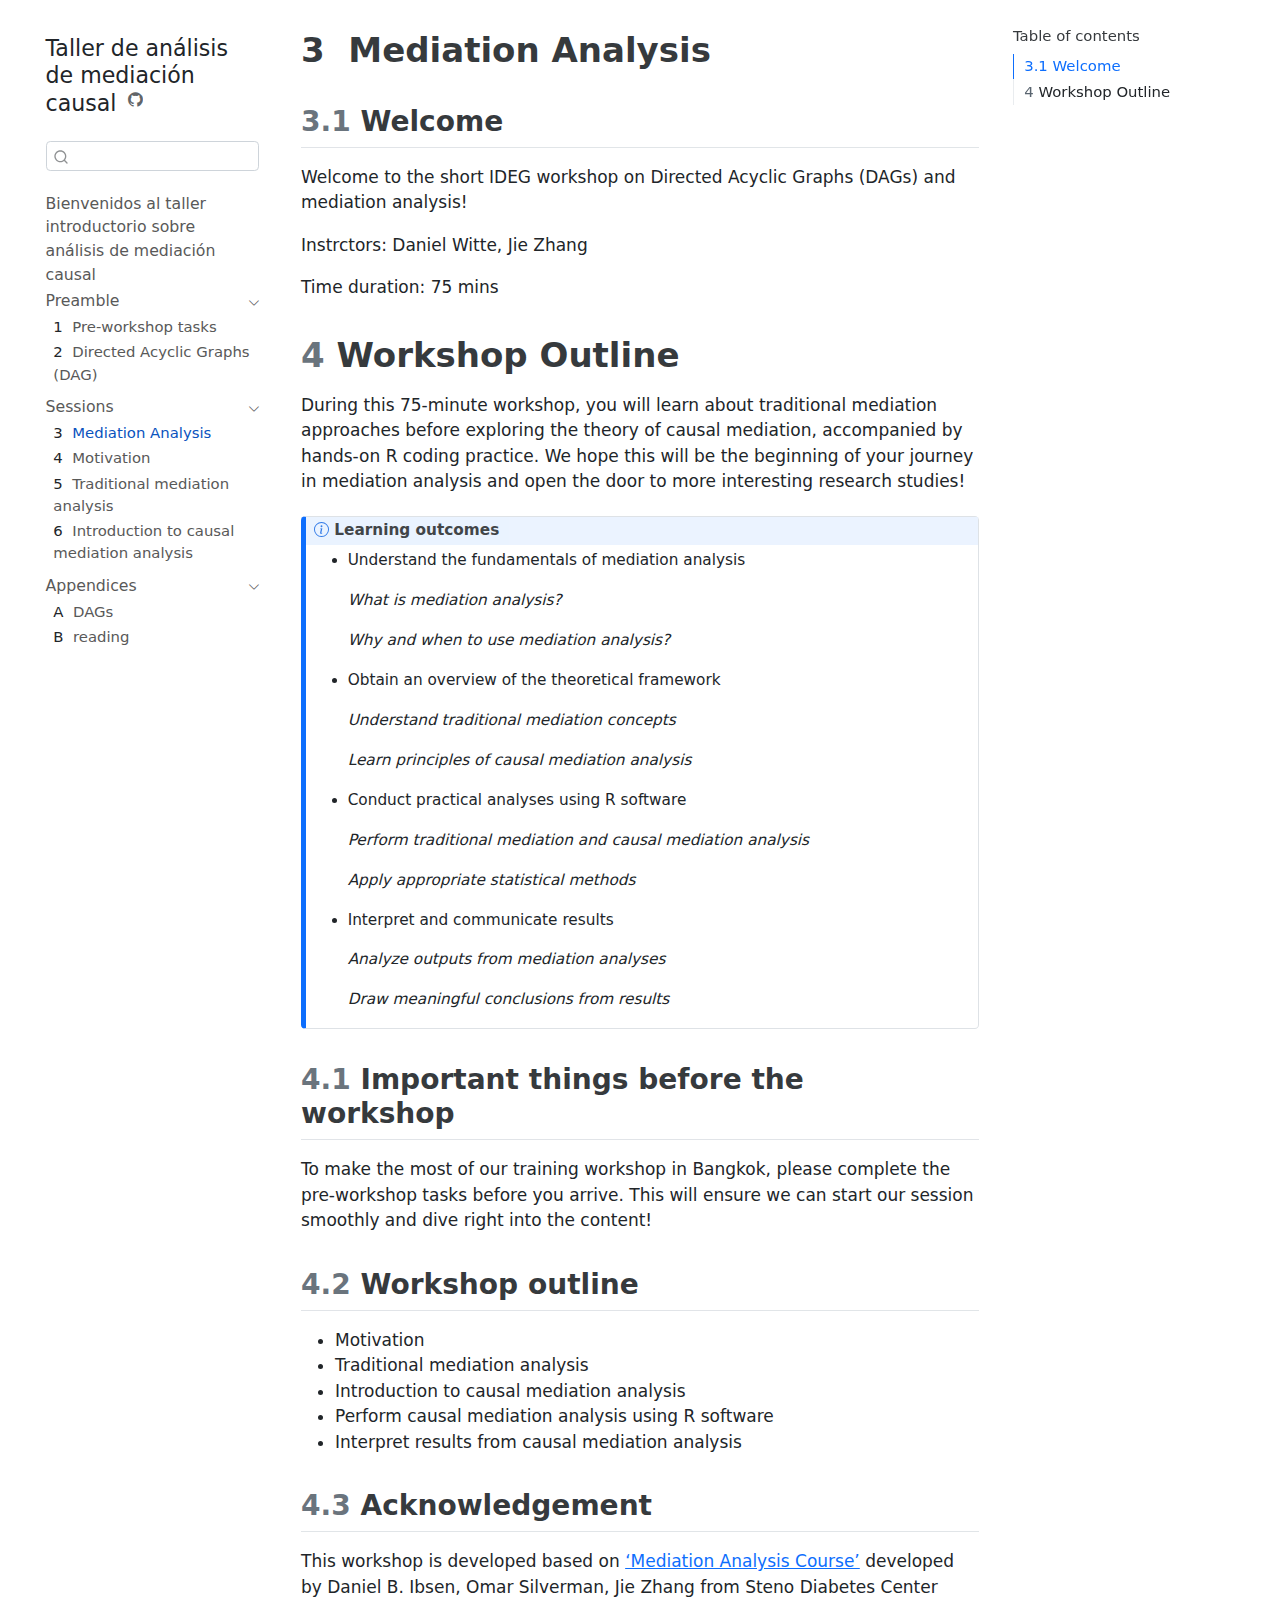
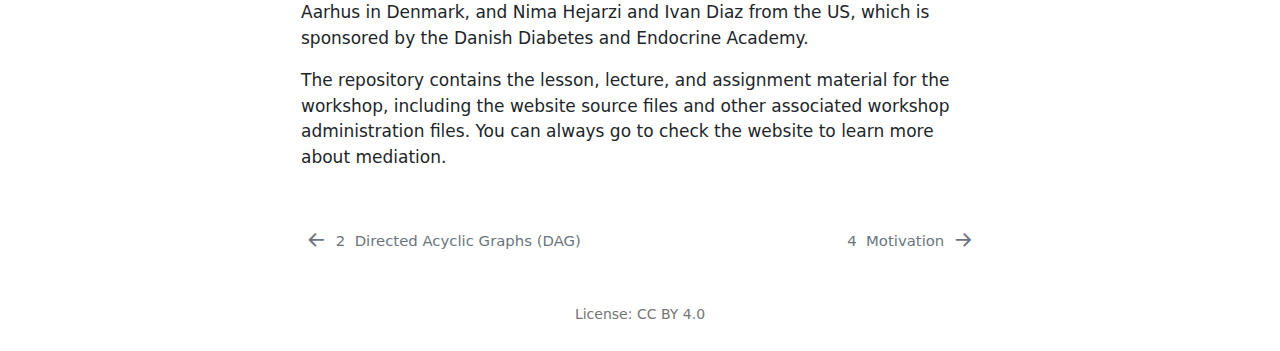
<file: sessions/welcome.html>
<!DOCTYPE html>
<html xmlns="http://www.w3.org/1999/xhtml" lang="en" xml:lang="en"><head>

<meta charset="utf-8">
<meta name="generator" content="quarto-1.3.450">

<meta name="viewport" content="width=device-width, initial-scale=1.0, user-scalable=yes">


<title>Taller de análisis de mediación causal - 3&nbsp; Mediation Analysis</title>
<style>
code{white-space: pre-wrap;}
span.smallcaps{font-variant: small-caps;}
div.columns{display: flex; gap: min(4vw, 1.5em);}
div.column{flex: auto; overflow-x: auto;}
div.hanging-indent{margin-left: 1.5em; text-indent: -1.5em;}
ul.task-list{list-style: none;}
ul.task-list li input[type="checkbox"] {
  width: 0.8em;
  margin: 0 0.8em 0.2em -1em; /* quarto-specific, see https://github.com/quarto-dev/quarto-cli/issues/4556 */ 
  vertical-align: middle;
}
</style>


<script src="../site_libs/quarto-nav/quarto-nav.js"></script>
<script src="../site_libs/quarto-nav/headroom.min.js"></script>
<script src="../site_libs/clipboard/clipboard.min.js"></script>
<script src="../site_libs/quarto-search/autocomplete.umd.js"></script>
<script src="../site_libs/quarto-search/fuse.min.js"></script>
<script src="../site_libs/quarto-search/quarto-search.js"></script>
<meta name="quarto:offset" content="../">
<link href="../sessions/motivation.html" rel="next">
<link href="../preamble/Introduction-to-DAGs.html" rel="prev">
<script src="../site_libs/quarto-html/quarto.js"></script>
<script src="../site_libs/quarto-html/popper.min.js"></script>
<script src="../site_libs/quarto-html/tippy.umd.min.js"></script>
<script src="../site_libs/quarto-html/anchor.min.js"></script>
<link href="../site_libs/quarto-html/tippy.css" rel="stylesheet">
<link href="../site_libs/quarto-html/quarto-syntax-highlighting.css" rel="stylesheet" id="quarto-text-highlighting-styles">
<script src="../site_libs/bootstrap/bootstrap.min.js"></script>
<link href="../site_libs/bootstrap/bootstrap-icons.css" rel="stylesheet">
<link href="../site_libs/bootstrap/bootstrap.min.css" rel="stylesheet" id="quarto-bootstrap" data-mode="light">
<script id="quarto-search-options" type="application/json">{
  "location": "sidebar",
  "copy-button": false,
  "collapse-after": 3,
  "panel-placement": "start",
  "type": "textbox",
  "limit": 20,
  "language": {
    "search-no-results-text": "No results",
    "search-matching-documents-text": "matching documents",
    "search-copy-link-title": "Copy link to search",
    "search-hide-matches-text": "Hide additional matches",
    "search-more-match-text": "more match in this document",
    "search-more-matches-text": "more matches in this document",
    "search-clear-button-title": "Clear",
    "search-detached-cancel-button-title": "Cancel",
    "search-submit-button-title": "Submit",
    "search-label": "Search"
  }
}</script>


</head>

<body class="nav-sidebar floating">

<div id="quarto-search-results"></div>
  <header id="quarto-header" class="headroom fixed-top">
  <nav class="quarto-secondary-nav">
    <div class="container-fluid d-flex">
      <button type="button" class="quarto-btn-toggle btn" data-bs-toggle="collapse" data-bs-target="#quarto-sidebar,#quarto-sidebar-glass" aria-controls="quarto-sidebar" aria-expanded="false" aria-label="Toggle sidebar navigation" onclick="if (window.quartoToggleHeadroom) { window.quartoToggleHeadroom(); }">
        <i class="bi bi-layout-text-sidebar-reverse"></i>
      </button>
      <nav class="quarto-page-breadcrumbs" aria-label="breadcrumb"><ol class="breadcrumb"><li class="breadcrumb-item"><a href="../sessions/welcome.html">Sessions</a></li><li class="breadcrumb-item"><a href="../sessions/welcome.html"><span class="chapter-number">3</span>&nbsp; <span class="chapter-title">Mediation Analysis</span></a></li></ol></nav>
      <a class="flex-grow-1" role="button" data-bs-toggle="collapse" data-bs-target="#quarto-sidebar,#quarto-sidebar-glass" aria-controls="quarto-sidebar" aria-expanded="false" aria-label="Toggle sidebar navigation" onclick="if (window.quartoToggleHeadroom) { window.quartoToggleHeadroom(); }">      
      </a>
      <button type="button" class="btn quarto-search-button" aria-label="" onclick="window.quartoOpenSearch();">
        <i class="bi bi-search"></i>
      </button>
    </div>
  </nav>
</header>
<!-- content -->
<div id="quarto-content" class="quarto-container page-columns page-rows-contents page-layout-article">
<!-- sidebar -->
  <nav id="quarto-sidebar" class="sidebar collapse collapse-horizontal sidebar-navigation floating overflow-auto">
    <div class="pt-lg-2 mt-2 text-left sidebar-header">
    <div class="sidebar-title mb-0 py-0">
      <a href="../">Taller de análisis de mediación causal</a> 
        <div class="sidebar-tools-main">
    <a href="https://github.com/sdca-latam/mediation-course" rel="" title="Source Code" class="quarto-navigation-tool px-1" aria-label="Source Code"><i class="bi bi-github"></i></a>
</div>
    </div>
      </div>
        <div class="mt-2 flex-shrink-0 align-items-center">
        <div class="sidebar-search">
        <div id="quarto-search" class="" title="Search"></div>
        </div>
        </div>
    <div class="sidebar-menu-container"> 
    <ul class="list-unstyled mt-1">
        <li class="sidebar-item">
  <div class="sidebar-item-container"> 
  <a href="../index.html" class="sidebar-item-text sidebar-link">
 <span class="menu-text">Bienvenidos al taller introductorio sobre análisis de mediación causal</span></a>
  </div>
</li>
        <li class="sidebar-item sidebar-item-section">
      <div class="sidebar-item-container"> 
            <a class="sidebar-item-text sidebar-link text-start" data-bs-toggle="collapse" data-bs-target="#quarto-sidebar-section-1" aria-expanded="true">
 <span class="menu-text">Preamble</span></a>
          <a class="sidebar-item-toggle text-start" data-bs-toggle="collapse" data-bs-target="#quarto-sidebar-section-1" aria-expanded="true" aria-label="Toggle section">
            <i class="bi bi-chevron-right ms-2"></i>
          </a> 
      </div>
      <ul id="quarto-sidebar-section-1" class="collapse list-unstyled sidebar-section depth1 show">  
          <li class="sidebar-item">
  <div class="sidebar-item-container"> 
  <a href="../preamble/precourse.html" class="sidebar-item-text sidebar-link">
 <span class="menu-text"><span class="chapter-number">1</span>&nbsp; <span class="chapter-title">Pre-workshop tasks</span></span></a>
  </div>
</li>
          <li class="sidebar-item">
  <div class="sidebar-item-container"> 
  <a href="../preamble/Introduction-to-DAGs.html" class="sidebar-item-text sidebar-link">
 <span class="menu-text"><span class="chapter-number">2</span>&nbsp; <span class="chapter-title">Directed Acyclic Graphs (DAG)</span></span></a>
  </div>
</li>
      </ul>
  </li>
        <li class="sidebar-item sidebar-item-section">
      <div class="sidebar-item-container"> 
            <a class="sidebar-item-text sidebar-link text-start" data-bs-toggle="collapse" data-bs-target="#quarto-sidebar-section-2" aria-expanded="true">
 <span class="menu-text">Sessions</span></a>
          <a class="sidebar-item-toggle text-start" data-bs-toggle="collapse" data-bs-target="#quarto-sidebar-section-2" aria-expanded="true" aria-label="Toggle section">
            <i class="bi bi-chevron-right ms-2"></i>
          </a> 
      </div>
      <ul id="quarto-sidebar-section-2" class="collapse list-unstyled sidebar-section depth1 show">  
          <li class="sidebar-item">
  <div class="sidebar-item-container"> 
  <a href="../sessions/welcome.html" class="sidebar-item-text sidebar-link active">
 <span class="menu-text"><span class="chapter-number">3</span>&nbsp; <span class="chapter-title">Mediation Analysis</span></span></a>
  </div>
</li>
          <li class="sidebar-item">
  <div class="sidebar-item-container"> 
  <a href="../sessions/motivation.html" class="sidebar-item-text sidebar-link">
 <span class="menu-text"><span class="chapter-number">4</span>&nbsp; <span class="chapter-title">Motivation</span></span></a>
  </div>
</li>
          <li class="sidebar-item">
  <div class="sidebar-item-container"> 
  <a href="../sessions/traditional-mediation-analysis.html" class="sidebar-item-text sidebar-link">
 <span class="menu-text"><span class="chapter-number">5</span>&nbsp; <span class="chapter-title">Traditional mediation analysis</span></span></a>
  </div>
</li>
          <li class="sidebar-item">
  <div class="sidebar-item-container"> 
  <a href="../sessions/causal-mediation-analysis-introduction.html" class="sidebar-item-text sidebar-link">
 <span class="menu-text"><span class="chapter-number">6</span>&nbsp; <span class="chapter-title">Introduction to causal mediation analysis</span></span></a>
  </div>
</li>
      </ul>
  </li>
        <li class="sidebar-item sidebar-item-section">
      <div class="sidebar-item-container"> 
            <a class="sidebar-item-text sidebar-link text-start" data-bs-toggle="collapse" data-bs-target="#quarto-sidebar-section-3" aria-expanded="true">
 <span class="menu-text">Appendices</span></a>
          <a class="sidebar-item-toggle text-start" data-bs-toggle="collapse" data-bs-target="#quarto-sidebar-section-3" aria-expanded="true" aria-label="Toggle section">
            <i class="bi bi-chevron-right ms-2"></i>
          </a> 
      </div>
      <ul id="quarto-sidebar-section-3" class="collapse list-unstyled sidebar-section depth1 show">  
          <li class="sidebar-item">
  <div class="sidebar-item-container"> 
  <a href="../appendix/dags.html" class="sidebar-item-text sidebar-link">
 <span class="menu-text"><span class="chapter-number">A</span>&nbsp; <span class="chapter-title">DAGs</span></span></a>
  </div>
</li>
          <li class="sidebar-item">
  <div class="sidebar-item-container"> 
  <a href="../appendix/reading-list.html" class="sidebar-item-text sidebar-link">
 <span class="menu-text"><span class="chapter-number">B</span>&nbsp; <span class="chapter-title">reading</span></span></a>
  </div>
</li>
      </ul>
  </li>
    </ul>
    </div>
</nav>
<div id="quarto-sidebar-glass" data-bs-toggle="collapse" data-bs-target="#quarto-sidebar,#quarto-sidebar-glass"></div>
<!-- margin-sidebar -->
    <div id="quarto-margin-sidebar" class="sidebar margin-sidebar">
        <nav id="TOC" role="doc-toc" class="toc-active">
    <h2 id="toc-title">Table of contents</h2>
   
  <ul>
  <li><a href="#welcome" id="toc-welcome" class="nav-link active" data-scroll-target="#welcome"><span class="header-section-number">3.1</span> Welcome</a></li>
  <li><a href="#workshop-outline" id="toc-workshop-outline" class="nav-link" data-scroll-target="#workshop-outline"><span class="header-section-number">4</span> Workshop Outline</a>
  <ul class="collapse">
  <li><a href="#important-things-before-the-workshop" id="toc-important-things-before-the-workshop" class="nav-link" data-scroll-target="#important-things-before-the-workshop"><span class="header-section-number">4.1</span> Important things before the workshop</a></li>
  <li><a href="#workshop-outline-1" id="toc-workshop-outline-1" class="nav-link" data-scroll-target="#workshop-outline-1"><span class="header-section-number">4.2</span> Workshop outline</a></li>
  <li><a href="#acknowledgement" id="toc-acknowledgement" class="nav-link" data-scroll-target="#acknowledgement"><span class="header-section-number">4.3</span> Acknowledgement</a></li>
  </ul></li>
  </ul>
</nav>
    </div>
<!-- main -->
<main class="content" id="quarto-document-content">

<header id="title-block-header" class="quarto-title-block default">
<div class="quarto-title">
<h1 class="title"><span class="chapter-number">3</span>&nbsp; <span class="chapter-title">Mediation Analysis</span></h1>
</div>



<div class="quarto-title-meta">

    
  
    
  </div>
  

</header>

<section id="welcome" class="level2" data-number="3.1">
<h2 data-number="3.1" class="anchored" data-anchor-id="welcome"><span class="header-section-number">3.1</span> Welcome</h2>
<p>Welcome to the short IDEG workshop on Directed Acyclic Graphs (DAGs) and mediation analysis!</p>
<p>Instrctors: Daniel Witte, Jie Zhang</p>
<p>Time duration: 75 mins</p>
</section>
<section id="workshop-outline" class="level1" data-number="4">
<h1 data-number="4"><span class="header-section-number">4</span> Workshop Outline</h1>
<p>During this 75-minute workshop, you will learn about traditional mediation approaches before exploring the theory of causal mediation, accompanied by hands-on R coding practice. We hope this will be the beginning of your journey in mediation analysis and open the door to more interesting research studies!</p>
<div class="callout callout-style-default callout-note callout-titled">
<div class="callout-header d-flex align-content-center">
<div class="callout-icon-container">
<i class="callout-icon"></i>
</div>
<div class="callout-title-container flex-fill">
Learning outcomes
</div>
</div>
<div class="callout-body-container callout-body">
<ul>
<li><p>Understand the fundamentals of mediation analysis</p>
<p><em>What is mediation analysis?</em></p>
<p><em>Why and when to use mediation analysis?</em></p></li>
<li><p>Obtain an overview of the theoretical framework</p>
<p><em>Understand traditional mediation concepts</em></p>
<p><em>Learn principles of causal mediation analysis</em></p></li>
<li><p>Conduct practical analyses using R software</p>
<p><em>Perform traditional mediation and causal mediation analysis</em></p>
<p><em>Apply appropriate statistical methods</em></p></li>
<li><p>Interpret and communicate results</p>
<p><em>Analyze outputs from mediation analyses</em></p>
<p><em>Draw meaningful conclusions from results</em></p></li>
</ul>
</div>
</div>
<section id="important-things-before-the-workshop" class="level2" data-number="4.1">
<h2 data-number="4.1" class="anchored" data-anchor-id="important-things-before-the-workshop"><span class="header-section-number">4.1</span> Important things before the workshop</h2>
<p>To make the most of our training workshop in Bangkok, please complete the pre-workshop tasks before you arrive. This will ensure we can start our session smoothly and dive right into the content!</p>
</section>
<section id="workshop-outline-1" class="level2" data-number="4.2">
<h2 data-number="4.2" class="anchored" data-anchor-id="workshop-outline-1"><span class="header-section-number">4.2</span> Workshop outline</h2>
<ul>
<li>Motivation</li>
<li>Traditional mediation analysis</li>
<li>Introduction to causal mediation analysis</li>
<li>Perform causal mediation analysis using R software</li>
<li>Interpret results from causal mediation analysis</li>
</ul>
</section>
<section id="acknowledgement" class="level2" data-number="4.3">
<h2 data-number="4.3" class="anchored" data-anchor-id="acknowledgement"><span class="header-section-number">4.3</span> Acknowledgement</h2>
<p>This workshop is developed based on <a href="https://analysis-of-mechanisms.netlify.app/">‘Mediation Analysis Course’</a> developed by Daniel B. Ibsen, Omar Silverman, Jie Zhang from Steno Diabetes Center Aarhus in Denmark, and Nima Hejarzi and Ivan Diaz from the US, which is sponsored by the Danish Diabetes and Endocrine Academy.</p>
<p>The repository contains the lesson, lecture, and assignment material for the workshop, including the website source files and other associated workshop administration files. You can always go to check the website to learn more about mediation.</p>


</section>
</section>

</main> <!-- /main -->
<script id="quarto-html-after-body" type="application/javascript">
window.document.addEventListener("DOMContentLoaded", function (event) {
  const toggleBodyColorMode = (bsSheetEl) => {
    const mode = bsSheetEl.getAttribute("data-mode");
    const bodyEl = window.document.querySelector("body");
    if (mode === "dark") {
      bodyEl.classList.add("quarto-dark");
      bodyEl.classList.remove("quarto-light");
    } else {
      bodyEl.classList.add("quarto-light");
      bodyEl.classList.remove("quarto-dark");
    }
  }
  const toggleBodyColorPrimary = () => {
    const bsSheetEl = window.document.querySelector("link#quarto-bootstrap");
    if (bsSheetEl) {
      toggleBodyColorMode(bsSheetEl);
    }
  }
  toggleBodyColorPrimary();  
  const icon = "";
  const anchorJS = new window.AnchorJS();
  anchorJS.options = {
    placement: 'right',
    icon: icon
  };
  anchorJS.add('.anchored');
  const isCodeAnnotation = (el) => {
    for (const clz of el.classList) {
      if (clz.startsWith('code-annotation-')) {                     
        return true;
      }
    }
    return false;
  }
  const clipboard = new window.ClipboardJS('.code-copy-button', {
    text: function(trigger) {
      const codeEl = trigger.previousElementSibling.cloneNode(true);
      for (const childEl of codeEl.children) {
        if (isCodeAnnotation(childEl)) {
          childEl.remove();
        }
      }
      return codeEl.innerText;
    }
  });
  clipboard.on('success', function(e) {
    // button target
    const button = e.trigger;
    // don't keep focus
    button.blur();
    // flash "checked"
    button.classList.add('code-copy-button-checked');
    var currentTitle = button.getAttribute("title");
    button.setAttribute("title", "Copied!");
    let tooltip;
    if (window.bootstrap) {
      button.setAttribute("data-bs-toggle", "tooltip");
      button.setAttribute("data-bs-placement", "left");
      button.setAttribute("data-bs-title", "Copied!");
      tooltip = new bootstrap.Tooltip(button, 
        { trigger: "manual", 
          customClass: "code-copy-button-tooltip",
          offset: [0, -8]});
      tooltip.show();    
    }
    setTimeout(function() {
      if (tooltip) {
        tooltip.hide();
        button.removeAttribute("data-bs-title");
        button.removeAttribute("data-bs-toggle");
        button.removeAttribute("data-bs-placement");
      }
      button.setAttribute("title", currentTitle);
      button.classList.remove('code-copy-button-checked');
    }, 1000);
    // clear code selection
    e.clearSelection();
  });
  function tippyHover(el, contentFn) {
    const config = {
      allowHTML: true,
      content: contentFn,
      maxWidth: 500,
      delay: 100,
      arrow: false,
      appendTo: function(el) {
          return el.parentElement;
      },
      interactive: true,
      interactiveBorder: 10,
      theme: 'quarto',
      placement: 'bottom-start'
    };
    window.tippy(el, config); 
  }
  const noterefs = window.document.querySelectorAll('a[role="doc-noteref"]');
  for (var i=0; i<noterefs.length; i++) {
    const ref = noterefs[i];
    tippyHover(ref, function() {
      // use id or data attribute instead here
      let href = ref.getAttribute('data-footnote-href') || ref.getAttribute('href');
      try { href = new URL(href).hash; } catch {}
      const id = href.replace(/^#\/?/, "");
      const note = window.document.getElementById(id);
      return note.innerHTML;
    });
  }
      let selectedAnnoteEl;
      const selectorForAnnotation = ( cell, annotation) => {
        let cellAttr = 'data-code-cell="' + cell + '"';
        let lineAttr = 'data-code-annotation="' +  annotation + '"';
        const selector = 'span[' + cellAttr + '][' + lineAttr + ']';
        return selector;
      }
      const selectCodeLines = (annoteEl) => {
        const doc = window.document;
        const targetCell = annoteEl.getAttribute("data-target-cell");
        const targetAnnotation = annoteEl.getAttribute("data-target-annotation");
        const annoteSpan = window.document.querySelector(selectorForAnnotation(targetCell, targetAnnotation));
        const lines = annoteSpan.getAttribute("data-code-lines").split(",");
        const lineIds = lines.map((line) => {
          return targetCell + "-" + line;
        })
        let top = null;
        let height = null;
        let parent = null;
        if (lineIds.length > 0) {
            //compute the position of the single el (top and bottom and make a div)
            const el = window.document.getElementById(lineIds[0]);
            top = el.offsetTop;
            height = el.offsetHeight;
            parent = el.parentElement.parentElement;
          if (lineIds.length > 1) {
            const lastEl = window.document.getElementById(lineIds[lineIds.length - 1]);
            const bottom = lastEl.offsetTop + lastEl.offsetHeight;
            height = bottom - top;
          }
          if (top !== null && height !== null && parent !== null) {
            // cook up a div (if necessary) and position it 
            let div = window.document.getElementById("code-annotation-line-highlight");
            if (div === null) {
              div = window.document.createElement("div");
              div.setAttribute("id", "code-annotation-line-highlight");
              div.style.position = 'absolute';
              parent.appendChild(div);
            }
            div.style.top = top - 2 + "px";
            div.style.height = height + 4 + "px";
            let gutterDiv = window.document.getElementById("code-annotation-line-highlight-gutter");
            if (gutterDiv === null) {
              gutterDiv = window.document.createElement("div");
              gutterDiv.setAttribute("id", "code-annotation-line-highlight-gutter");
              gutterDiv.style.position = 'absolute';
              const codeCell = window.document.getElementById(targetCell);
              const gutter = codeCell.querySelector('.code-annotation-gutter');
              gutter.appendChild(gutterDiv);
            }
            gutterDiv.style.top = top - 2 + "px";
            gutterDiv.style.height = height + 4 + "px";
          }
          selectedAnnoteEl = annoteEl;
        }
      };
      const unselectCodeLines = () => {
        const elementsIds = ["code-annotation-line-highlight", "code-annotation-line-highlight-gutter"];
        elementsIds.forEach((elId) => {
          const div = window.document.getElementById(elId);
          if (div) {
            div.remove();
          }
        });
        selectedAnnoteEl = undefined;
      };
      // Attach click handler to the DT
      const annoteDls = window.document.querySelectorAll('dt[data-target-cell]');
      for (const annoteDlNode of annoteDls) {
        annoteDlNode.addEventListener('click', (event) => {
          const clickedEl = event.target;
          if (clickedEl !== selectedAnnoteEl) {
            unselectCodeLines();
            const activeEl = window.document.querySelector('dt[data-target-cell].code-annotation-active');
            if (activeEl) {
              activeEl.classList.remove('code-annotation-active');
            }
            selectCodeLines(clickedEl);
            clickedEl.classList.add('code-annotation-active');
          } else {
            // Unselect the line
            unselectCodeLines();
            clickedEl.classList.remove('code-annotation-active');
          }
        });
      }
  const findCites = (el) => {
    const parentEl = el.parentElement;
    if (parentEl) {
      const cites = parentEl.dataset.cites;
      if (cites) {
        return {
          el,
          cites: cites.split(' ')
        };
      } else {
        return findCites(el.parentElement)
      }
    } else {
      return undefined;
    }
  };
  var bibliorefs = window.document.querySelectorAll('a[role="doc-biblioref"]');
  for (var i=0; i<bibliorefs.length; i++) {
    const ref = bibliorefs[i];
    const citeInfo = findCites(ref);
    if (citeInfo) {
      tippyHover(citeInfo.el, function() {
        var popup = window.document.createElement('div');
        citeInfo.cites.forEach(function(cite) {
          var citeDiv = window.document.createElement('div');
          citeDiv.classList.add('hanging-indent');
          citeDiv.classList.add('csl-entry');
          var biblioDiv = window.document.getElementById('ref-' + cite);
          if (biblioDiv) {
            citeDiv.innerHTML = biblioDiv.innerHTML;
          }
          popup.appendChild(citeDiv);
        });
        return popup.innerHTML;
      });
    }
  }
});
</script>
<nav class="page-navigation">
  <div class="nav-page nav-page-previous">
      <a href="../preamble/Introduction-to-DAGs.html" class="pagination-link">
        <i class="bi bi-arrow-left-short"></i> <span class="nav-page-text"><span class="chapter-number">2</span>&nbsp; <span class="chapter-title">Directed Acyclic Graphs (DAG)</span></span>
      </a>          
  </div>
  <div class="nav-page nav-page-next">
      <a href="../sessions/motivation.html" class="pagination-link">
        <span class="nav-page-text"><span class="chapter-number">4</span>&nbsp; <span class="chapter-title">Motivation</span></span> <i class="bi bi-arrow-right-short"></i>
      </a>
  </div>
</nav>
</div> <!-- /content -->
<footer class="footer">
  <div class="nav-footer">
    <div class="nav-footer-left">
      &nbsp;
    </div>   
    <div class="nav-footer-center">
      <ul class="footer-items list-unstyled">
    <li class="nav-item">
 License: CC BY 4.0
  </li>  
</ul>
    </div>
    <div class="nav-footer-right">
      &nbsp;
    </div>
  </div>
</footer>



</body></html>
</file>
<file: site_libs/quarto-html/tippy.css>
.tippy-box[data-animation=fade][data-state=hidden]{opacity:0}[data-tippy-root]{max-width:calc(100vw - 10px)}.tippy-box{position:relative;background-color:#333;color:#fff;border-radius:4px;font-size:14px;line-height:1.4;white-space:normal;outline:0;transition-property:transform,visibility,opacity}.tippy-box[data-placement^=top]>.tippy-arrow{bottom:0}.tippy-box[data-placement^=top]>.tippy-arrow:before{bottom:-7px;left:0;border-width:8px 8px 0;border-top-color:initial;transform-origin:center top}.tippy-box[data-placement^=bottom]>.tippy-arrow{top:0}.tippy-box[data-placement^=bottom]>.tippy-arrow:before{top:-7px;left:0;border-width:0 8px 8px;border-bottom-color:initial;transform-origin:center bottom}.tippy-box[data-placement^=left]>.tippy-arrow{right:0}.tippy-box[data-placement^=left]>.tippy-arrow:before{border-width:8px 0 8px 8px;border-left-color:initial;right:-7px;transform-origin:center left}.tippy-box[data-placement^=right]>.tippy-arrow{left:0}.tippy-box[data-placement^=right]>.tippy-arrow:before{left:-7px;border-width:8px 8px 8px 0;border-right-color:initial;transform-origin:center right}.tippy-box[data-inertia][data-state=visible]{transition-timing-function:cubic-bezier(.54,1.5,.38,1.11)}.tippy-arrow{width:16px;height:16px;color:#333}.tippy-arrow:before{content:"";position:absolute;border-color:transparent;border-style:solid}.tippy-content{position:relative;padding:5px 9px;z-index:1}
</file>
<file: site_libs/quarto-html/quarto-syntax-highlighting.css>
/* quarto syntax highlight colors */
:root {
  --quarto-hl-ot-color: #003B4F;
  --quarto-hl-at-color: #657422;
  --quarto-hl-ss-color: #20794D;
  --quarto-hl-an-color: #5E5E5E;
  --quarto-hl-fu-color: #4758AB;
  --quarto-hl-st-color: #20794D;
  --quarto-hl-cf-color: #003B4F;
  --quarto-hl-op-color: #5E5E5E;
  --quarto-hl-er-color: #AD0000;
  --quarto-hl-bn-color: #AD0000;
  --quarto-hl-al-color: #AD0000;
  --quarto-hl-va-color: #111111;
  --quarto-hl-bu-color: inherit;
  --quarto-hl-ex-color: inherit;
  --quarto-hl-pp-color: #AD0000;
  --quarto-hl-in-color: #5E5E5E;
  --quarto-hl-vs-color: #20794D;
  --quarto-hl-wa-color: #5E5E5E;
  --quarto-hl-do-color: #5E5E5E;
  --quarto-hl-im-color: #00769E;
  --quarto-hl-ch-color: #20794D;
  --quarto-hl-dt-color: #AD0000;
  --quarto-hl-fl-color: #AD0000;
  --quarto-hl-co-color: #5E5E5E;
  --quarto-hl-cv-color: #5E5E5E;
  --quarto-hl-cn-color: #8f5902;
  --quarto-hl-sc-color: #5E5E5E;
  --quarto-hl-dv-color: #AD0000;
  --quarto-hl-kw-color: #003B4F;
}

/* other quarto variables */
:root {
  --quarto-font-monospace: SFMono-Regular, Menlo, Monaco, Consolas, "Liberation Mono", "Courier New", monospace;
}

pre > code.sourceCode > span {
  color: #003B4F;
}

code span {
  color: #003B4F;
}

code.sourceCode > span {
  color: #003B4F;
}

div.sourceCode,
div.sourceCode pre.sourceCode {
  color: #003B4F;
}

code span.ot {
  color: #003B4F;
  font-style: inherit;
}

code span.at {
  color: #657422;
  font-style: inherit;
}

code span.ss {
  color: #20794D;
  font-style: inherit;
}

code span.an {
  color: #5E5E5E;
  font-style: inherit;
}

code span.fu {
  color: #4758AB;
  font-style: inherit;
}

code span.st {
  color: #20794D;
  font-style: inherit;
}

code span.cf {
  color: #003B4F;
  font-style: inherit;
}

code span.op {
  color: #5E5E5E;
  font-style: inherit;
}

code span.er {
  color: #AD0000;
  font-style: inherit;
}

code span.bn {
  color: #AD0000;
  font-style: inherit;
}

code span.al {
  color: #AD0000;
  font-style: inherit;
}

code span.va {
  color: #111111;
  font-style: inherit;
}

code span.bu {
  font-style: inherit;
}

code span.ex {
  font-style: inherit;
}

code span.pp {
  color: #AD0000;
  font-style: inherit;
}

code span.in {
  color: #5E5E5E;
  font-style: inherit;
}

code span.vs {
  color: #20794D;
  font-style: inherit;
}

code span.wa {
  color: #5E5E5E;
  font-style: italic;
}

code span.do {
  color: #5E5E5E;
  font-style: italic;
}

code span.im {
  color: #00769E;
  font-style: inherit;
}

code span.ch {
  color: #20794D;
  font-style: inherit;
}

code span.dt {
  color: #AD0000;
  font-style: inherit;
}

code span.fl {
  color: #AD0000;
  font-style: inherit;
}

code span.co {
  color: #5E5E5E;
  font-style: inherit;
}

code span.cv {
  color: #5E5E5E;
  font-style: italic;
}

code span.cn {
  color: #8f5902;
  font-style: inherit;
}

code span.sc {
  color: #5E5E5E;
  font-style: inherit;
}

code span.dv {
  color: #AD0000;
  font-style: inherit;
}

code span.kw {
  color: #003B4F;
  font-style: inherit;
}

.prevent-inlining {
  content: "</";
}

/*# sourceMappingURL=debc5d5d77c3f9108843748ff7464032.css.map */
</file>
<file: site_libs/DiagrammeR-styles-0.2/styles.css>
.DiagrammeR,.grViz pre {
  white-space: pre-wrap;       /* CSS 3 */
  white-space: -moz-pre-wrap;  /* Mozilla, since 1999 */
  white-space: -pre-wrap;      /* Opera 4-6 */
  white-space: -o-pre-wrap;    /* Opera 7 */
  word-wrap: break-word;       /* Internet Explorer 5.5+ */
}

.DiagrammeR g .label {
  font-family: Helvetica;
  font-size: 14px;
  color: #333333;
}
</file>
